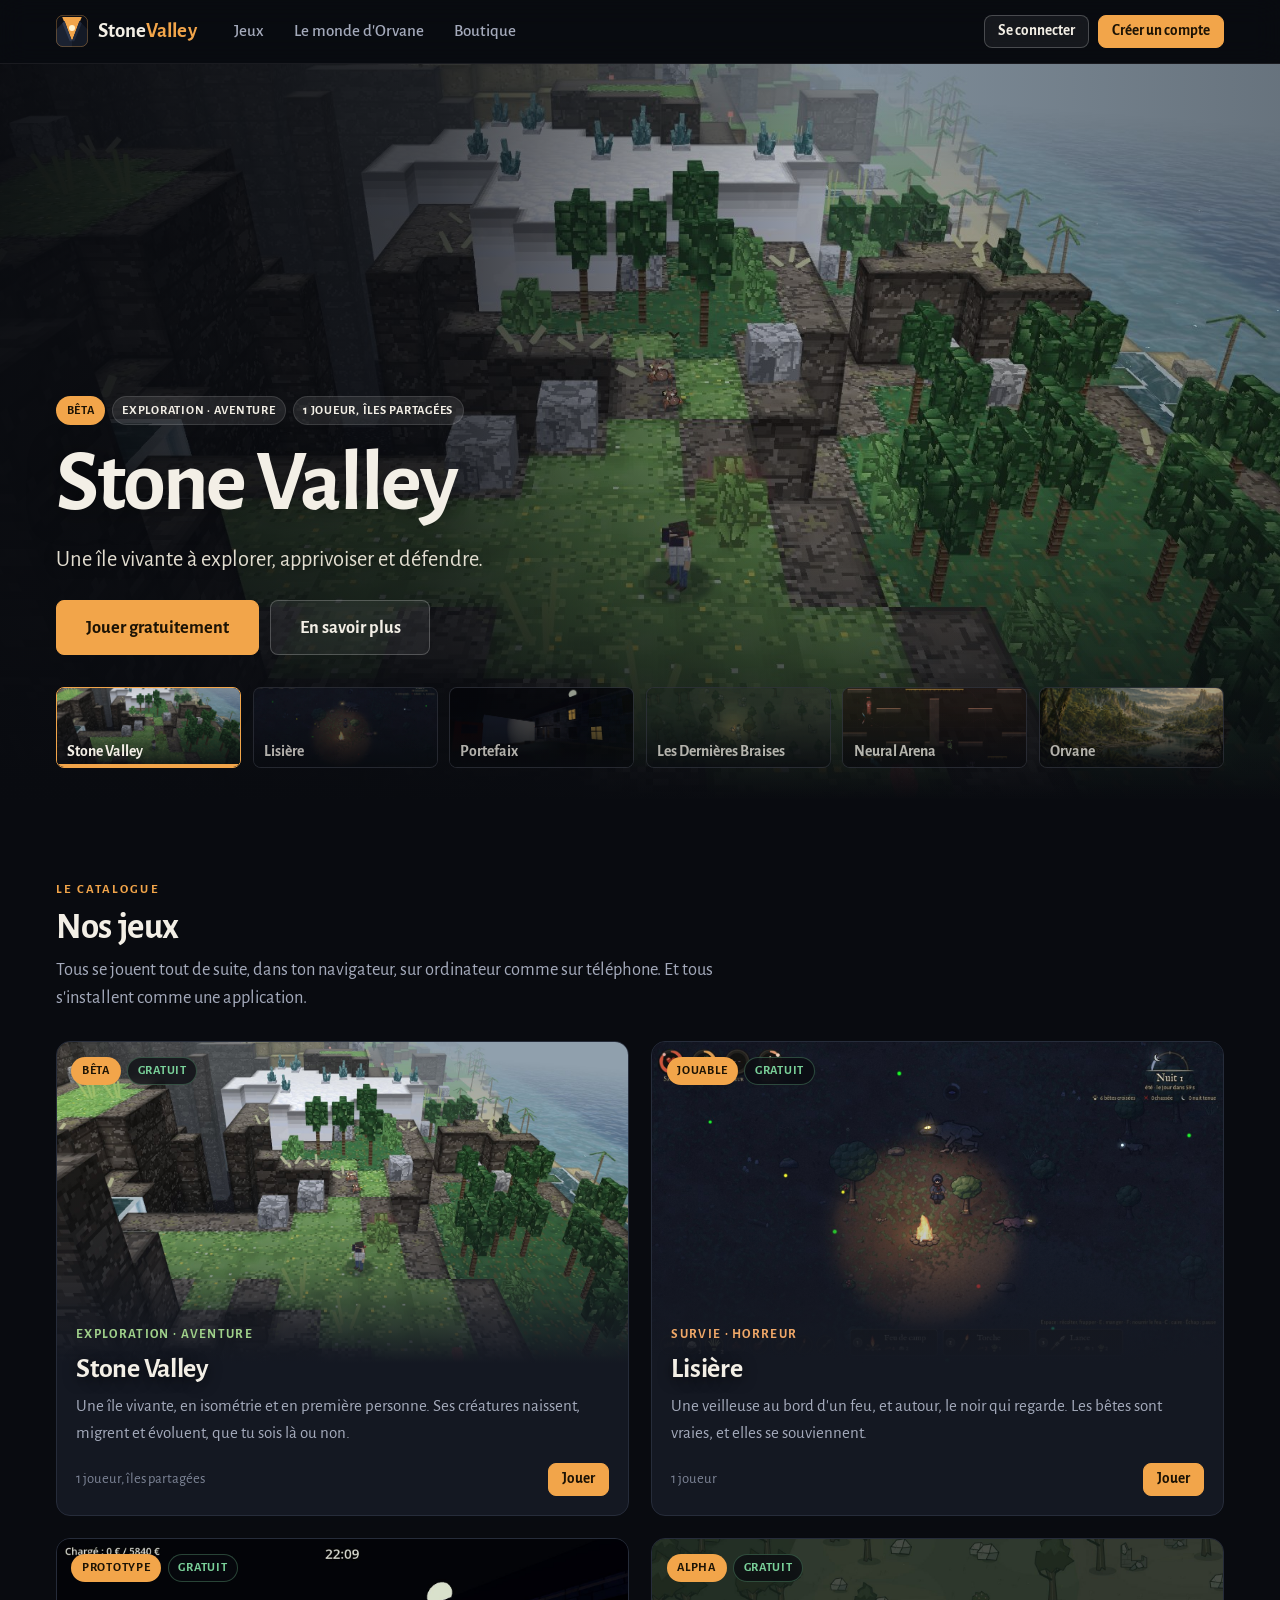
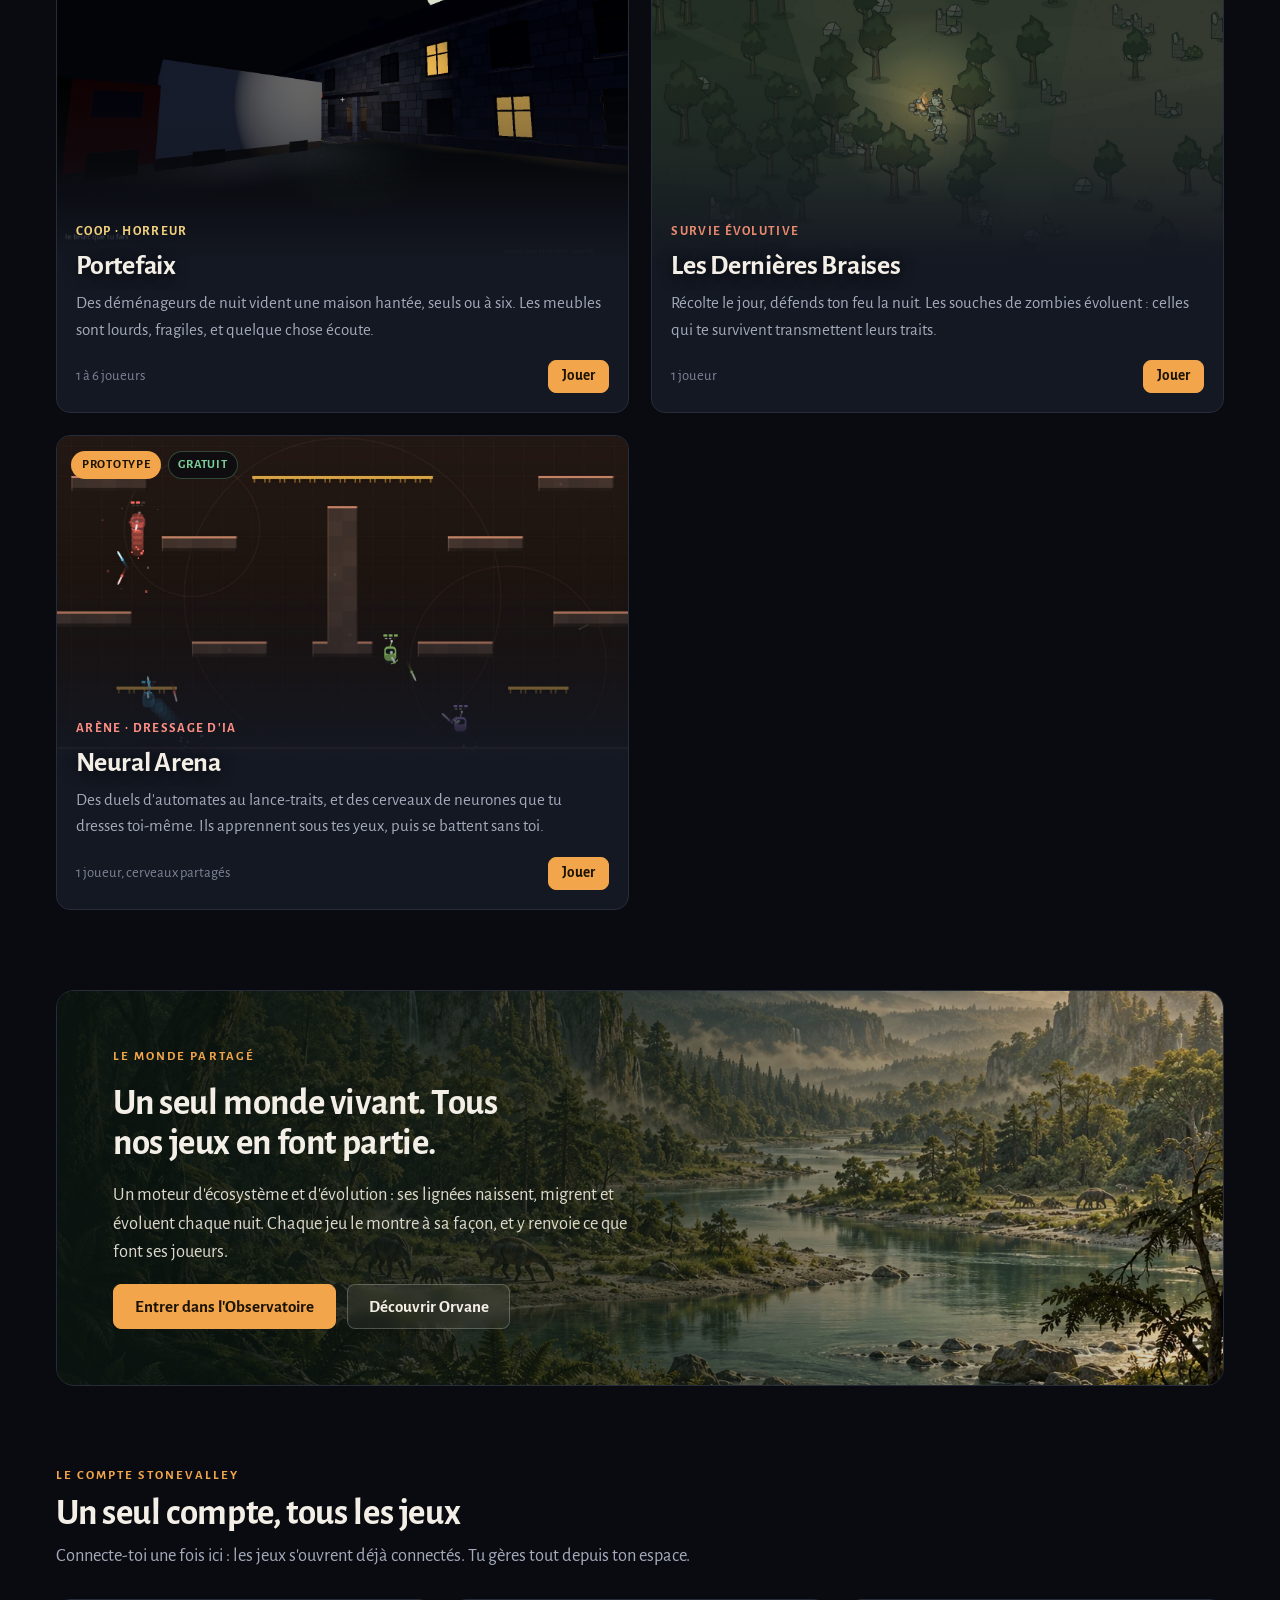
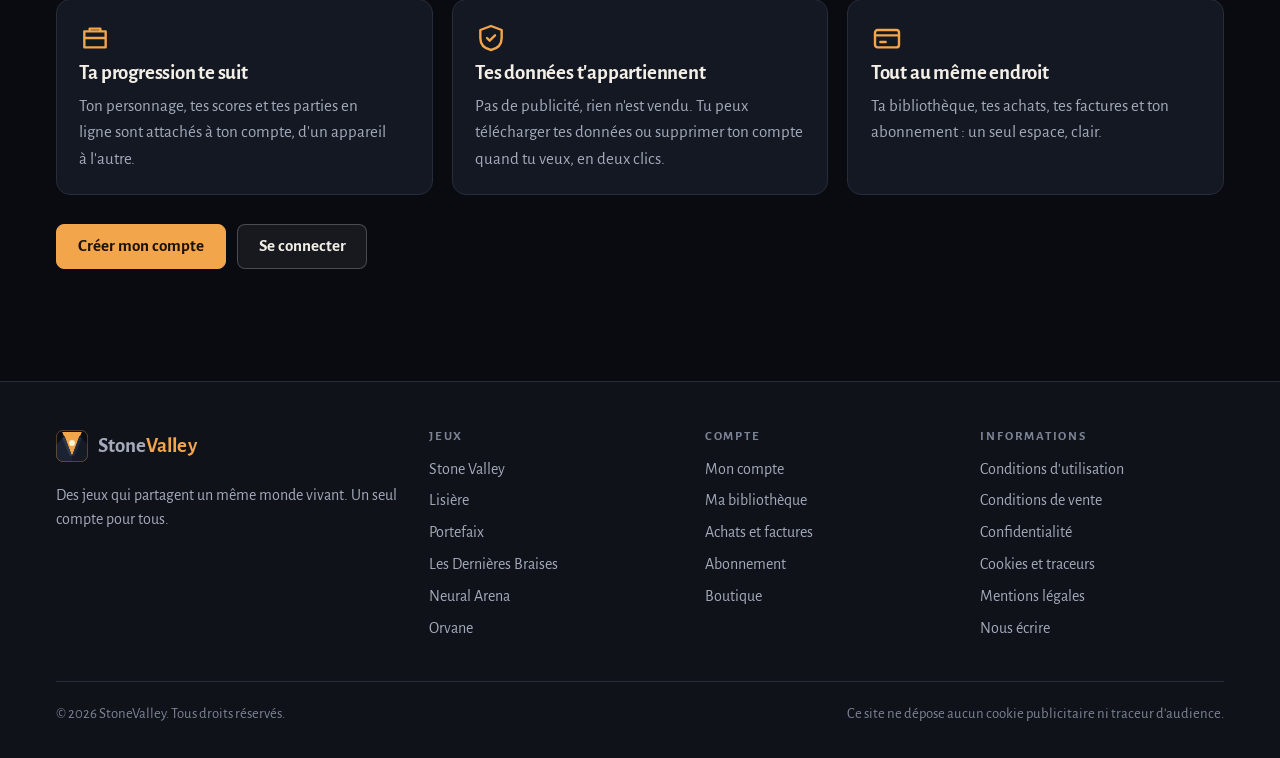
<file: index.html>
<!doctype html>
<html lang="fr">
<head>
<meta charset="utf-8">
<meta name="viewport" content="width=device-width, initial-scale=1, viewport-fit=cover">
<title>StoneValley · des jeux qui partagent un monde vivant</title>
<meta name="description" content="Le portail des jeux StoneValley : Stone Valley, Lisière, Portefaix, Les Dernières Braises, Neural Arena, et Orvane, le monde vivant. Un seul compte pour tous.">
<meta name="theme-color" content="#090b10">
<meta property="og:type" content="website">
<meta property="og:title" content="StoneValley · des jeux qui partagent un monde vivant">
<meta property="og:description" content="Stone Valley, Lisière, Portefaix, Les Dernières Braises, Neural Arena : cinq jeux, un monde vivant, un seul compte.">
<meta property="og:url" content="https://stonevalleyoff-ai.github.io/">
<meta property="og:image" content="https://stonevalleyoff-ai.github.io/images/jeux/orvane/couverture.webp">
<link rel="icon" href="images/favicon.svg" type="image/svg+xml">
<link rel="manifest" href="manifest.webmanifest">
<link rel="apple-touch-icon" href="images/icones/apple-touch-icon.png">
<meta name="apple-mobile-web-app-capable" content="yes">
<meta name="mobile-web-app-capable" content="yes">
<meta name="apple-mobile-web-app-title" content="StoneValley">
<meta name="apple-mobile-web-app-status-bar-style" content="black-translucent">
<link rel="preload" href="assets/polices/AlegreyaSans-Bold.woff2" as="font" type="font/woff2" crossorigin>
<link rel="stylesheet" href="assets/site.css">
</head>
<body>
<header id="entete"></header>
<main id="contenu">

  <!-- la une : un jeu à la fois, en grand ; le rail en choisit un autre -->
  <section class="une" id="une" aria-roledescription="carrousel" aria-label="À la une">
    <div class="fonds" id="une-fonds" aria-hidden="true"></div>
    <div class="cadre">
      <div class="texte" id="une-texte" aria-live="polite"></div>
      <ul class="rail" id="une-rail"></ul>
    </div>
  </section>

  <section class="section" id="jeux" aria-labelledby="t-jeux">
    <div class="cadre">
      <div class="tete">
        <span class="surtitre">Le catalogue</span>
        <h2 id="t-jeux">Nos jeux</h2>
        <p>Tous se jouent tout de suite, dans ton navigateur, sur ordinateur comme sur téléphone. Et tous s'installent comme une application.</p>
      </div>
      <ul class="jeux grandes" id="liste-jeux"></ul>
    </div>
  </section>

  <section class="section" id="monde" aria-labelledby="t-monde" style="padding-top:0">
    <div class="cadre">
      <div class="bande" id="bande-monde"></div>
    </div>
  </section>

  <section class="section" aria-labelledby="t-compte" style="padding-top:0">
    <div class="cadre">
      <div class="tete">
        <span class="surtitre">Le compte StoneValley</span>
        <h2 id="t-compte">Un seul compte, tous les jeux</h2>
        <p>Connecte-toi une fois ici : les jeux s'ouvrent déjà connectés. Tu gères tout depuis ton espace.</p>
      </div>
      <ul class="atouts">
        <li><svg viewBox="0 0 24 24" fill="none" stroke="currentColor" stroke-width="1.8" stroke-linecap="round" stroke-linejoin="round" aria-hidden="true"><path d="M4 7h16v12H4zM8 7V5h8v2M4 12h16"/></svg>
          <h3>Ta progression te suit</h3><p>Ton personnage, tes scores et tes parties en ligne sont attachés à ton compte, d'un appareil à l'autre.</p></li>
        <li><svg viewBox="0 0 24 24" fill="none" stroke="currentColor" stroke-width="1.8" stroke-linecap="round" stroke-linejoin="round" aria-hidden="true"><path d="M12 3 4 6v6c0 5 3.500 8 8 9 4.500-1 8-4 8-9V6z"/><path d="m9 12 2 2 4-4"/></svg>
          <h3>Tes données t'appartiennent</h3><p>Pas de publicité, rien n'est vendu. Tu peux télécharger tes données ou supprimer ton compte quand tu veux, en deux clics.</p></li>
        <li><svg viewBox="0 0 24 24" fill="none" stroke="currentColor" stroke-width="1.8" stroke-linecap="round" stroke-linejoin="round" aria-hidden="true"><rect x="3" y="6" width="18" height="13" rx="2"/><path d="M3 10h18M7 15h4"/></svg>
          <h3>Tout au même endroit</h3><p>Ta bibliothèque, tes achats, tes factures et ton abonnement : un seul espace, clair.</p></li>
      </ul>
      <div id="appel-compte" style="display:flex;gap:.7rem;flex-wrap:wrap"></div>
    </div>
  </section>
</main>
<footer id="pied"></footer>
<noscript><p style="padding:1rem;text-align:center"><a href="legal/cgu.html">Conditions d'utilisation</a> · <a href="legal/confidentialite.html">Confidentialité</a> · <a href="legal/mentions-legales.html">Mentions légales</a></p></noscript>

<script src="assets/editeur.js"></script>
<script src="assets/jeux.js"></script>
<script src="assets/site.js"></script>
<script>
// L'accueil : la une (un jeu à la fois, qui tourne seule tant qu'on n'y touche pas), les vignettes, la bande du monde.
(function () {
  'use strict';
  if (!window.SV) return;
  var SV = window.SV, h = SV.h, $ = SV.$;
  var tous = window.SV_JEUX, jeux = tous.filter(function (j) { return j.genre === 'jeu'; }), monde = SV.jeu('orvane');
  var calme = window.matchMedia('(prefers-reduced-motion: reduce)').matches, DUREE = 8000;

  // --- la une ---
  var fonds = $('une-fonds'), rail = $('une-rail'), texte = $('une-texte'), choisi = -1, minuterie = null, tourne = !calme;
  rail.style.setProperty('--n', tous.length);
  rail.style.setProperty('--duree', DUREE + 'ms');
  tous.forEach(function (j, i) {
    var f = document.createElement('div'); f.style.backgroundImage = 'url("' + j.couverture + '")'; fonds.appendChild(f);
    var li = document.createElement('li');
    li.innerHTML = '<button type="button" aria-pressed="false" aria-label="À la une : ' + h(j.nom) + '"><img src="' + h(j.couverture) + '" alt="" loading="lazy" onerror="this.remove()"><span>' + h(j.nom) + '</span><i></i></button>';
    li.firstChild.addEventListener('click', function () { tourne = false; montrer(i); });
    rail.appendChild(li);
  });
  function montrer(i) {
    choisi = (i + tous.length) % tous.length;
    var j = tous[choisi];
    Array.prototype.forEach.call(fonds.children, function (f, k) { f.classList.toggle('vu', k === choisi); });
    Array.prototype.forEach.call(rail.children, function (li, k) {
      var b = li.firstChild, barre = b.querySelector('i');
      b.setAttribute('aria-pressed', k === choisi);
      barre.className = ''; void barre.offsetWidth;                          // (la barre du temps repart de zéro)
      if (k === choisi && tourne) barre.className = 'court';
    });
    texte.innerHTML = '<ul class="puces"><li class="puce etat">' + h(j.etat) + '</li><li class="puce">' + h(j.categorie) + '</li><li class="puce">' + h(j.joueurs) + '</li></ul>'
      + '<h1>' + h(j.nom) + '</h1><p class="accroche">' + h(j.accroche) + '</p>'
      + '<div class="gestes"><a class="bouton grand" href="' + h(j.lienAction || j.lien) + '">' + (j.genre === 'jeu' ? 'Jouer gratuitement' : h(j.action)) + '</a>'
      + '<a class="bouton calme grand" href="jeu.html?j=' + j.id + '">En savoir plus</a></div>';
    clearTimeout(minuterie);
    if (tourne) minuterie = setTimeout(function () { montrer(choisi + 1); }, DUREE);
  }
  // (on y touche : elle s'arrête)
  ['pointerdown', 'focusin'].forEach(function (e) { $('une').addEventListener(e, function () { if (tourne) { tourne = false; clearTimeout(minuterie); var b = rail.querySelector('i.court'); if (b) b.className = ''; } }); });
  document.addEventListener('visibilitychange', function () { if (document.hidden) clearTimeout(minuterie); else if (tourne) montrer(choisi); });
  montrer(0);

  // --- les vignettes ---
  $('liste-jeux').innerHTML = jeux.map(function (j) {
    return '<li><article class="jeu" style="--teinte:' + j.teinte + ';--teinte-claire:' + j.claire + '">'
      + '<div class="image"><img src="' + h(j.couverture) + '" alt="" loading="lazy" onerror="this.remove()"><ul class="puces"><li class="puce etat">' + h(j.etat) + '</li><li class="puce prix">Gratuit</li></ul></div>'
      + '<div class="corps"><span class="genre">' + h(j.categorie) + '</span><h3><a href="jeu.html?j=' + j.id + '">' + h(j.nom) + '</a></h3><p>' + h(j.resume) + '</p>'
      + '<div class="bas"><span class="infos">' + h(j.joueurs) + '</span><a class="bouton petit" href="' + h(j.lien) + '" aria-label="Jouer à ' + h(j.nom) + '">Jouer</a></div></div></article></li>';
  }).join('');

  // --- la bande du monde ---
  $('bande-monde').innerHTML = '<img src="' + h(monde.couverture) + '" alt="" loading="lazy"><span class="surtitre">' + h(monde.categorie) + '</span><h2 id="t-monde">' + h(monde.accroche) + '</h2><p>' + h(monde.resume) + '</p>'
    + '<div style="display:flex;gap:.7rem;flex-wrap:wrap"><a class="bouton" href="' + h(monde.lienAction) + '">' + h(monde.action) + '</a><a class="bouton calme" href="jeu.html?j=orvane">Découvrir Orvane</a></div>';

  // --- l'appel au compte ---
  function appel() {
    $('appel-compte').innerHTML = SV.session()
      ? '<a class="bouton" href="compte.html">Ouvrir mon espace</a>'
      : '<a class="bouton" href="compte.html#creer">Créer mon compte</a><a class="bouton calme" href="compte.html">Se connecter</a>';
  }
  SV.quand(appel); appel();
})();
</script>
</body>
</html>
</file>
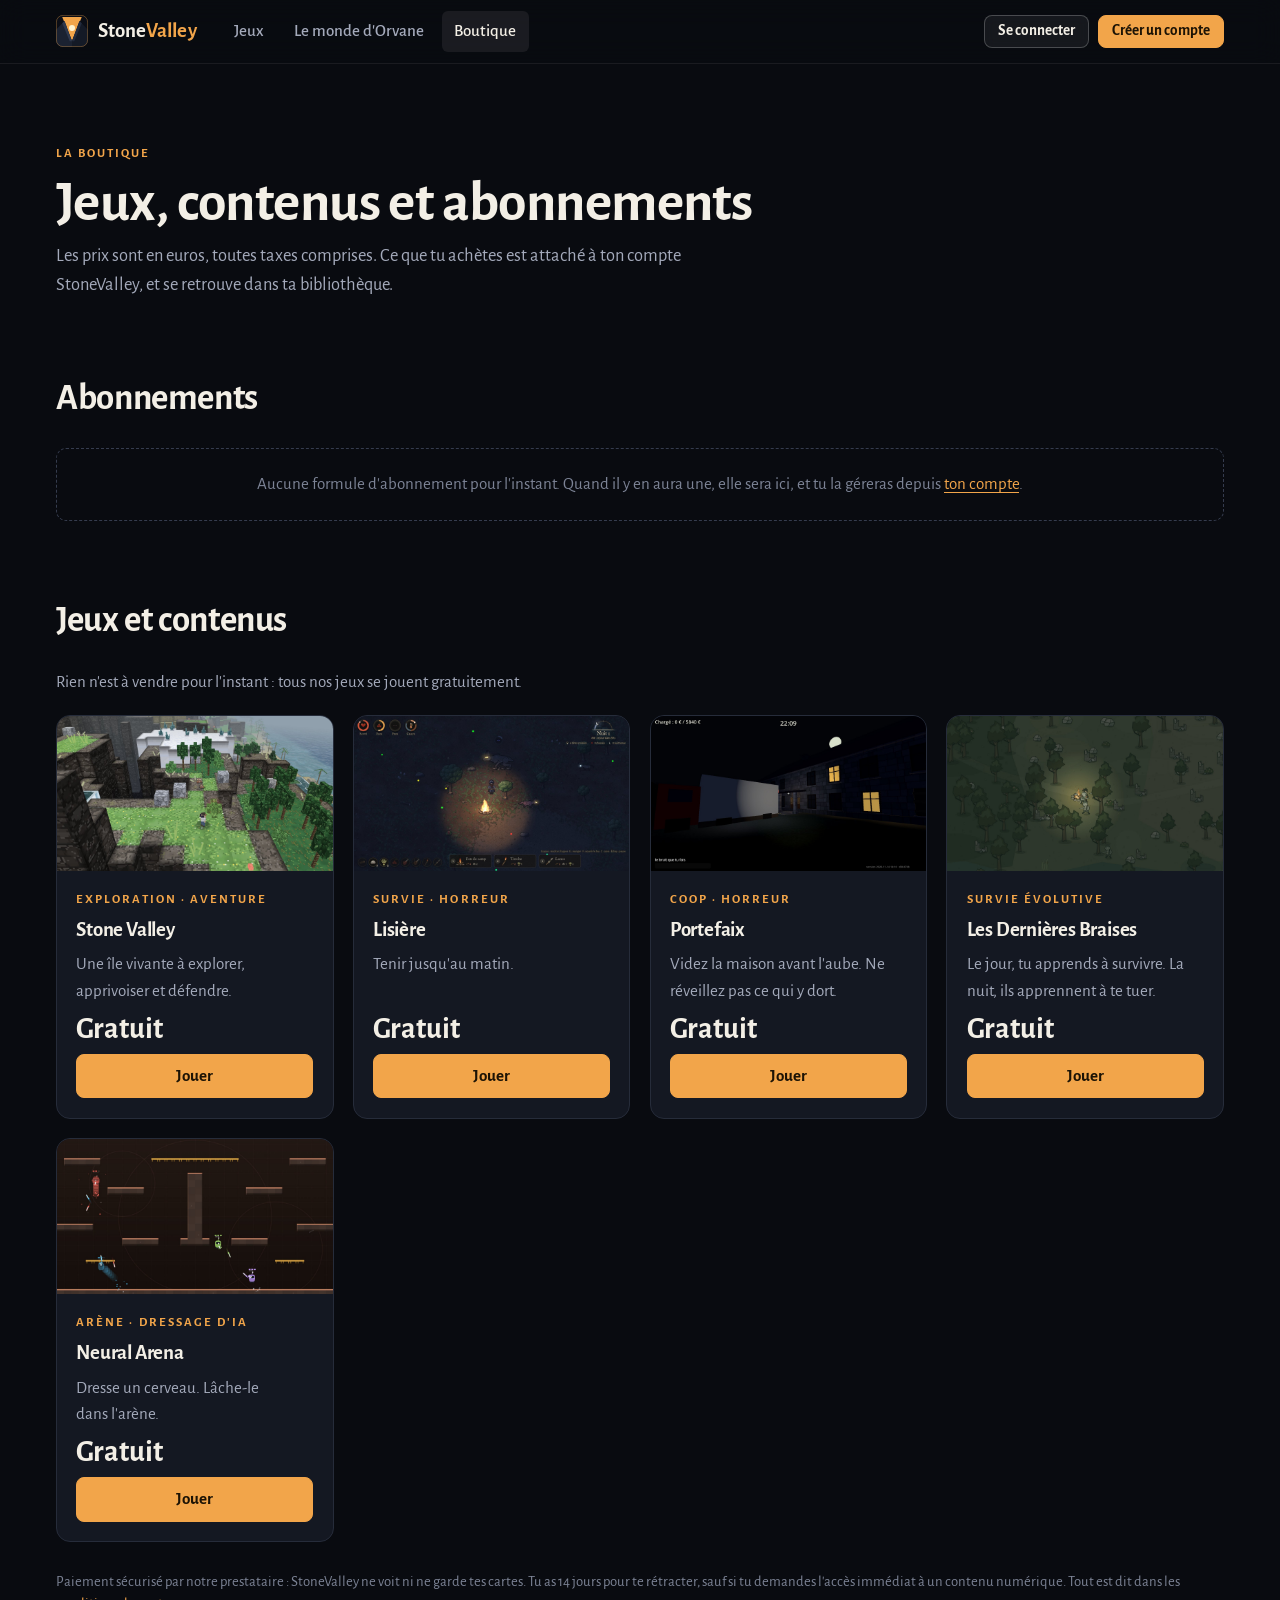
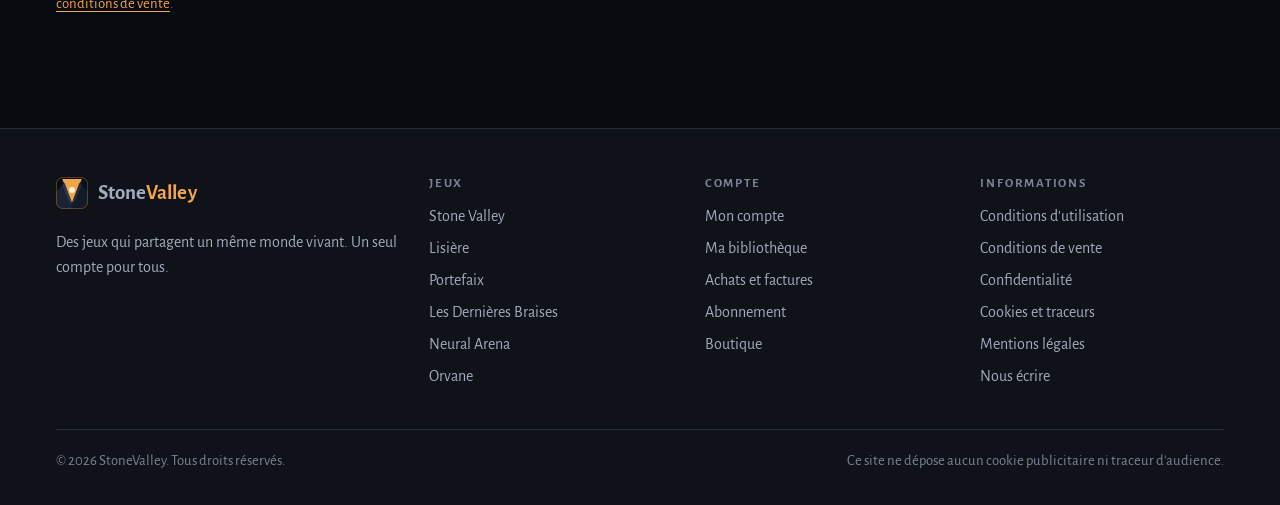
<file: boutique.html>
<!doctype html>
<html lang="fr">
<head>
<meta charset="utf-8">
<meta name="viewport" content="width=device-width, initial-scale=1, viewport-fit=cover">
<title>Boutique · StoneValley</title>
<meta name="description" content="La boutique StoneValley : les jeux, leurs contenus et les abonnements.">
<meta name="theme-color" content="#090b10">
<link rel="icon" href="images/favicon.svg" type="image/svg+xml">
<link rel="manifest" href="manifest.webmanifest">
<link rel="apple-touch-icon" href="images/icones/apple-touch-icon.png">
<meta name="apple-mobile-web-app-capable" content="yes">
<meta name="mobile-web-app-capable" content="yes">
<meta name="apple-mobile-web-app-title" content="StoneValley">
<meta name="apple-mobile-web-app-status-bar-style" content="black-translucent">
<link rel="stylesheet" href="assets/site.css">
</head>
<body>
<header id="entete"></header>
<main id="contenu">
  <section class="section" style="padding-bottom:0">
    <div class="cadre">
      <div class="bandeau" id="retour-paiement" hidden role="status"><h2 id="retour-titre" style="font-size:1.4rem"></h2><p id="retour-texte"></p></div>
      <div class="tete">
        <span class="surtitre">La boutique</span>
        <h1>Jeux, contenus et abonnements</h1>
        <p>Les prix sont en euros, toutes taxes comprises. Ce que tu achètes est attaché à ton compte StoneValley, et se retrouve dans ta bibliothèque.</p>
      </div>
    </div>
  </section>

  <section class="section" id="abonnements" aria-labelledby="t-abos" style="padding-bottom:0">
    <div class="cadre">
      <h2 id="t-abos">Abonnements</h2>
      <div id="abos"><p class="vide">Un instant…</p></div>
    </div>
  </section>

  <section class="section" id="catalogue" aria-labelledby="t-cat">
    <div class="cadre">
      <h2 id="t-cat">Jeux et contenus</h2>
      <div id="produits"><p class="vide">Un instant…</p></div>
      <p class="aide">Paiement sécurisé par notre prestataire : StoneValley ne voit ni ne garde tes cartes. Tu as 14 jours pour te rétracter, sauf si tu demandes l'accès immédiat à un contenu numérique. Tout est dit dans les <a href="legal/cgv.html">conditions de vente</a>.</p>
    </div>
  </section>
</main>
<footer id="pied"></footer>

<!-- la caisse : ce qu'on commande, son prix, ce qu'on accepte ; le paiement lui-même se fait chez le prestataire -->
<dialog class="caisse" id="caisse" aria-labelledby="caisse-titre">
  <form id="f-caisse" novalidate>
    <h2 id="caisse-titre" style="font-size:1.5rem">Ta commande</h2>
    <div class="ligne"><span id="caisse-nom"></span><strong id="caisse-prix"></strong></div>
    <p class="sourd" id="caisse-detail"></p>
    <label class="case"><input id="caisse-acces" type="checkbox" required><span id="caisse-acces-texte"></span></label>
    <label class="case"><input id="caisse-cgv" type="checkbox" required><span>J'accepte les <a href="legal/cgv.html" target="_blank" rel="noopener">conditions générales de vente</a>.</span></label>
    <p class="avis" id="caisse-avis" role="status"></p>
    <div class="gestes"><button type="button" class="bouton calme" id="caisse-non">Annuler</button><button type="submit" class="bouton" id="caisse-oui">Commander et payer</button></div>
    <p class="aide">Commande avec obligation de paiement. Tu seras conduit sur la page sécurisée de notre prestataire de paiement.</p>
  </form>
</dialog>

<script src="assets/editeur.js"></script>
<script src="assets/jeux.js"></script>
<script src="assets/site.js"></script>
<script>
// La boutique : le catalogue vient de la table sv_produits (supabase.sql), lue avec la clé publique. Tant qu'elle n'existe pas, ou
// qu'elle est vide, la page le dit : tous les jeux sont gratuits. La commande passe par la fonction « sv-paiement » (LISEZ-MOI.md).
(function () {
  'use strict';
  if (!window.SV) return;
  var SV = window.SV, h = SV.h, $ = SV.$;
  var PRODUITS = [], ESPACE = { achats: [], abonnement: null }, choisi = null;
  var PERIODES = { mois: '/ mois', an: '/ an' };

  // --- de retour de la page de paiement ---
  var retour = new URLSearchParams(location.search).get('paiement');
  if (retour) {
    history.replaceState(null, '', location.pathname);
    $('retour-titre').textContent = retour === 'ok' ? 'Merci pour ta commande' : 'Commande annulée';
    $('retour-texte').textContent = retour === 'ok' ? 'Ton paiement est enregistré. Ton achat arrive dans ta bibliothèque dans la minute, et un e-mail te le confirme.' : 'Rien n\'a été prélevé.';
    $('retour-paiement').hidden = false;
  }

  function possede(p) { return ESPACE.achats.some(function (a) { return a.produit === p.id && a.etat === 'paye'; }); }
  function abonne(p) { var a = ESPACE.abonnement; return !!a && a.produit === p.id && a.etat !== 'termine'; }
  function offre(p) {
    var j = p.jeu && SV.jeu(p.jeu), abo = p.genre === 'abonnement', a = ESPACE.abonnement, autre = abo && a && a.etat !== 'termine' && !abonne(p);
    var geste = possede(p) ? '<a class="bouton calme" href="compte.html#bibliotheque">Dans ta bibliothèque</a>'
      : abonne(p) ? '<a class="bouton calme" href="compte.html#abonnement">Gérer mon abonnement</a>'
      : autre ? '<a class="bouton calme" href="compte.html#abonnement">Tu as déjà un abonnement</a>'
      : '<button type="button" class="bouton" data-produit="' + h(p.id) + '">' + (abo ? 'S\'abonner' : 'Acheter') + '</button>';
    return '<li><article class="offre' + (p.en_avant ? ' forte' : '') + '">' + (j ? '<img src="' + h(j.couverture) + '" alt="" loading="lazy" onerror="this.remove()">' : '')
      + '<div class="corps">' + (j ? '<span class="surtitre">' + h(j.nom) + '</span>' : '') + '<h3>' + h(p.nom) + '</h3><p>' + h(p.resume || '') + '</p>'
      + '<div class="prix">' + h(SV.euros(p.prix_centimes, p.devise)) + (abo ? ' <small>' + h(PERIODES[p.periode] || '') + '</small>' : '') + '</div>'
      + (abo ? '<span class="aide">Sans engagement : résiliable à tout moment depuis ton compte.</span>' : '') + geste + '</div></article></li>';
  }
  function gratuits() {
    return '<ul class="offres">' + window.SV_JEUX.filter(function (j) { return j.genre === 'jeu'; }).map(function (j) {
      return '<li><article class="offre"><img src="' + h(j.couverture) + '" alt="" loading="lazy" onerror="this.remove()"><div class="corps"><span class="surtitre">' + h(j.categorie) + '</span><h3>' + h(j.nom) + '</h3><p>' + h(j.accroche) + '</p>'
        + '<div class="prix">Gratuit</div><a class="bouton" href="' + h(j.lien) + '">Jouer</a></div></article></li>';
    }).join('') + '</ul>';
  }
  function dessiner() {
    var abos = PRODUITS.filter(function (p) { return p.genre === 'abonnement'; }), autres = PRODUITS.filter(function (p) { return p.genre !== 'abonnement'; });
    $('abos').innerHTML = abos.length ? '<ul class="offres">' + abos.map(offre).join('') + '</ul>'
      : '<p class="vide">Aucune formule d\'abonnement pour l\'instant. Quand il y en aura une, elle sera ici, et tu la géreras depuis <a href="compte.html#abonnement">ton compte</a>.</p>';
    $('produits').innerHTML = (autres.length ? '<ul class="offres" style="margin-bottom:1.4rem">' + autres.map(offre).join('') + '</ul>' : '<p class="sourd" style="margin-bottom:1.2rem">Rien n\'est à vendre pour l\'instant : tous nos jeux se jouent gratuitement.</p>') + gratuits();
  }

  // --- la caisse ---
  document.addEventListener('click', function (e) {
    var b = e.target.closest('[data-produit]');
    if (!b) return;
    if (!SV.session()) { location.href = 'compte.html'; return; }                    // (un achat s'attache à un compte)
    choisi = PRODUITS.filter(function (p) { return p.id === b.getAttribute('data-produit'); })[0];
    if (!choisi) return;
    var abo = choisi.genre === 'abonnement';
    $('caisse-nom').textContent = choisi.nom;
    $('caisse-prix').textContent = SV.euros(choisi.prix_centimes, choisi.devise) + (abo ? ' ' + (PERIODES[choisi.periode] || '') : '');
    $('caisse-detail').textContent = abo ? 'Abonnement sans engagement, renouvelé chaque ' + (choisi.periode === 'an' ? 'année' : 'mois') + ' jusqu\'à ce que tu le résilies, depuis ton compte, en trois clics. Prix TTC.'
      : 'Achat unique, attaché à ton compte ' + SV.session().email + '. Prix TTC.';
    $('caisse-acces-texte').textContent = abo ? 'Je demande que mon abonnement commence tout de suite. Si je me rétracte dans les 14 jours, je paierai les jours déjà écoulés.'
      : 'Je demande l\'accès immédiat à ce contenu numérique, et je reconnais perdre ainsi mon droit de rétractation de 14 jours.';
    $('caisse-acces').checked = $('caisse-cgv').checked = false; SV.avis('caisse-avis', '', '');
    $('caisse').showModal();
  });
  $('caisse-non').addEventListener('click', function () { $('caisse').close(); });
  $('f-caisse').addEventListener('submit', function (e) {
    e.preventDefault();
    if (!$('caisse-acces').checked || !$('caisse-cgv').checked) { SV.avis('caisse-avis', 'Il faut cocher les deux cases pour commander.', 'mal'); return; }
    SV.paiement({ action: 'acheter', produit: choisi.id, acces_immediat: true, cgv: true, retour: location.origin + location.pathname }, 'caisse-avis', $('caisse-oui'));
  });

  // --- le catalogue, et ce que ce compte a déjà ---
  function charger() {
    var catalogue = SV.appel('GET', '/rest/v1/sv_produits?select=id,genre,nom,resume,jeu,prix_centimes,devise,periode,en_avant&actif=is.true&order=ordre');
    var espace = SV.session() ? SV.rpc('sv_mon_espace') : Promise.resolve({ code: 0 });
    Promise.all([catalogue, espace]).then(function (t) {
      PRODUITS = t[0].code === 200 && Array.isArray(t[0].json) ? t[0].json : [];
      ESPACE = t[1].code === 200 && t[1].json ? { achats: t[1].json.achats || [], abonnement: t[1].json.abonnement || null } : { achats: [], abonnement: null };
      dessiner();
    });
  }
  var qui = SV.session() && SV.session().uid;
  SV.quand(function (s) { var q = s && s.uid; if (q !== qui) { qui = q; charger(); } });
  charger();
})();
</script>
</body>
</html>
</file>
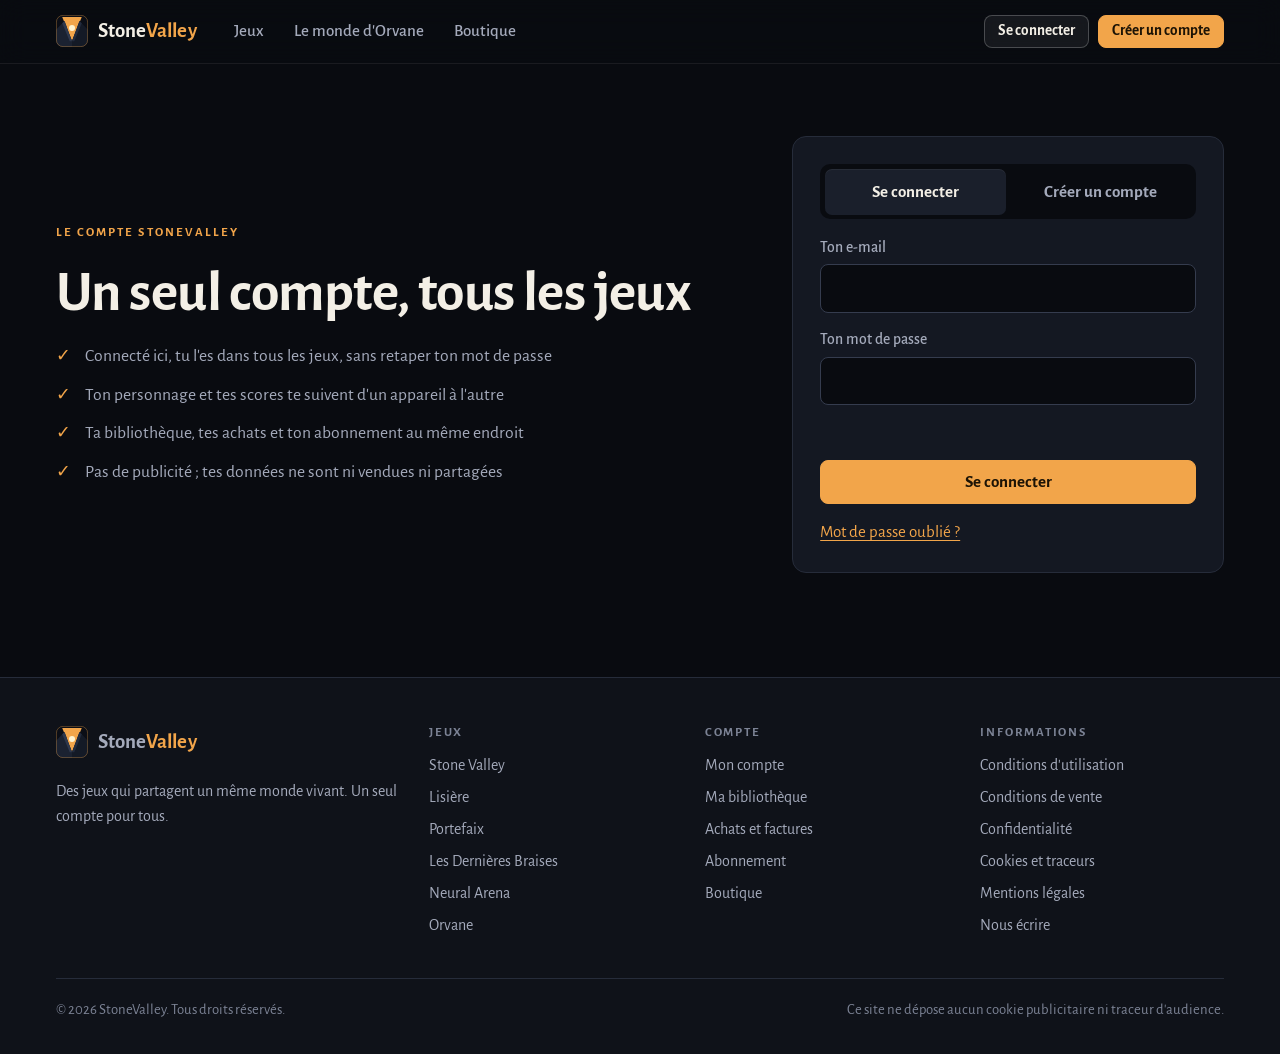
<file: compte.html>
<!doctype html>
<html lang="fr">
<head>
<meta charset="utf-8">
<meta name="viewport" content="width=device-width, initial-scale=1, viewport-fit=cover">
<title>Mon compte · StoneValley</title>
<meta name="description" content="Le compte StoneValley : se connecter, créer un compte, gérer son profil, sa bibliothèque, ses achats, son abonnement et ses données.">
<meta name="theme-color" content="#090b10">
<meta name="robots" content="noindex">
<link rel="icon" href="images/favicon.svg" type="image/svg+xml">
<link rel="manifest" href="manifest.webmanifest">
<link rel="apple-touch-icon" href="images/icones/apple-touch-icon.png">
<meta name="apple-mobile-web-app-capable" content="yes">
<meta name="mobile-web-app-capable" content="yes">
<meta name="apple-mobile-web-app-title" content="StoneValley">
<meta name="apple-mobile-web-app-status-bar-style" content="black-translucent">
<link rel="stylesheet" href="assets/site.css">
</head>
<body>
<header id="entete"></header>
<main id="contenu">
<div class="cadre">

  <!-- arrivé par le lien d'un e-mail : confirmer son compte, choisir un nouveau mot de passe, ou apprendre que le lien ne vaut plus -->
  <section class="bandeau" id="lien" hidden aria-live="polite" style="margin-top:1.5rem">
    <h2 id="lien-titre"></h2>
    <p id="lien-texte"></p>
    <form id="f-nouveau" hidden novalidate style="max-width:24rem">
      <label>Ton nouveau mot de passe (8 caractères au moins)
        <input id="n-mdp" type="password" autocomplete="new-password" minlength="8" required></label>
      <label>Encore une fois
        <input id="n-encore" type="password" autocomplete="new-password" minlength="8" required></label>
      <p class="avis" role="status"></p>
      <button type="submit" class="bouton">Enregistrer</button>
    </form>
  </section>

  <!-- la porte : se connecter, créer un compte, mot de passe oublié -->
  <div class="porte" id="porte" hidden>
    <div class="vante">
      <span class="surtitre">Le compte StoneValley</span>
      <h1>Un seul compte, tous les jeux</h1>
      <ul>
        <li>Connecté ici, tu l'es dans tous les jeux, sans retaper ton mot de passe</li>
        <li>Ton personnage et tes scores te suivent d'un appareil à l'autre</li>
        <li>Ta bibliothèque, tes achats et ton abonnement au même endroit</li>
        <li>Pas de publicité ; tes données ne sont ni vendues ni partagées</li>
      </ul>
    </div>
    <div class="carte">
      <div class="onglets" role="tablist" aria-label="Compte">
        <button type="button" role="tab" id="o-connexion" aria-controls="f-connexion" aria-selected="true">Se connecter</button>
        <button type="button" role="tab" id="o-creer" aria-controls="f-creer" aria-selected="false">Créer un compte</button>
      </div>

      <form id="f-connexion" role="tabpanel" aria-labelledby="o-connexion" novalidate>
        <label>Ton e-mail
          <input id="c-email" type="email" autocomplete="username" required></label>
        <label>Ton mot de passe
          <input id="c-mdp" type="password" autocomplete="current-password" required></label>
        <p class="avis" role="status"></p>
        <button type="submit" class="bouton">Se connecter</button>
        <p><button type="button" class="lien-bouton" id="vers-oubli">Mot de passe oublié ?</button></p>
      </form>

      <form id="f-creer" role="tabpanel" aria-labelledby="o-creer" novalidate hidden>
        <label>Ton pseudo (16 caractères au plus)
          <input id="i-pseudo" type="text" maxlength="16" autocomplete="nickname"></label>
        <label>Ton e-mail
          <input id="i-email" type="email" autocomplete="email" required></label>
        <label>Un mot de passe (8 caractères au moins)
          <input id="i-mdp" type="password" autocomplete="new-password" minlength="8" required></label>
        <label class="case"><input id="i-cgu" type="checkbox" required>
          <span>J'accepte les <a href="legal/cgu.html" target="_blank" rel="noopener">conditions d'utilisation</a> et j'ai lu la <a href="legal/confidentialite.html" target="_blank" rel="noopener">politique de confidentialité</a>.</span></label>
        <label class="case"><input id="i-age" type="checkbox" required>
          <span>J'ai 15 ans ou plus, ou mon parent (ou tuteur) est d'accord pour que je crée ce compte.</span></label>
        <p class="avis" role="status"></p>
        <button type="submit" class="bouton">Créer mon compte</button>
      </form>

      <form id="f-oubli" novalidate hidden>
        <h2 style="font-size:1.3rem">Mot de passe oublié</h2>
        <p class="sourd">Donne l'e-mail de ton compte : on t'envoie un lien pour en choisir un nouveau.</p>
        <label>L'e-mail de ton compte
          <input id="o-email" type="email" autocomplete="email" required></label>
        <p class="avis" role="status"></p>
        <button type="submit" class="bouton">M'envoyer un lien</button>
        <p><button type="button" class="lien-bouton" id="vers-connexion">Revenir à la connexion</button></p>
      </form>
    </div>
  </div>

  <!-- l'espace : le profil, la sécurité, la bibliothèque, les achats, l'abonnement, les données -->
  <div class="espace" id="espace" hidden>
    <div class="cote">
      <div class="moi"><span class="pastille" id="moi-pastille"></span><div><strong id="moi-nom"></strong><span id="moi-email"></span></div></div>
      <div class="menu-espace" role="tablist" aria-label="Mon espace" id="menu-espace">
        <button type="button" role="tab" data-p="profil"><svg viewBox="0 0 24 24" fill="none" stroke="currentColor" stroke-width="1.8" stroke-linecap="round" aria-hidden="true"><circle cx="12" cy="8" r="4"/><path d="M4 21c1-4.500 4-6 8-6s7 1.500 8 6"/></svg>Profil</button>
        <button type="button" role="tab" data-p="securite"><svg viewBox="0 0 24 24" fill="none" stroke="currentColor" stroke-width="1.8" stroke-linecap="round" stroke-linejoin="round" aria-hidden="true"><rect x="5" y="11" width="14" height="10" rx="2"/><path d="M8 11V7a4 4 0 0 1 8 0v4"/></svg>Sécurité</button>
        <button type="button" role="tab" data-p="bibliotheque"><svg viewBox="0 0 24 24" fill="none" stroke="currentColor" stroke-width="1.8" stroke-linecap="round" stroke-linejoin="round" aria-hidden="true"><rect x="3" y="4" width="7" height="7" rx="1.500"/><rect x="14" y="4" width="7" height="7" rx="1.500"/><rect x="3" y="14" width="7" height="7" rx="1.500"/><rect x="14" y="14" width="7" height="7" rx="1.500"/></svg>Bibliothèque</button>
        <button type="button" role="tab" data-p="achats"><svg viewBox="0 0 24 24" fill="none" stroke="currentColor" stroke-width="1.8" stroke-linecap="round" stroke-linejoin="round" aria-hidden="true"><path d="M6 3h12v18l-3-2-3 2-3-2-3 2zM9 8h6M9 12h6"/></svg>Achats et factures</button>
        <button type="button" role="tab" data-p="abonnement"><svg viewBox="0 0 24 24" fill="none" stroke="currentColor" stroke-width="1.8" stroke-linecap="round" stroke-linejoin="round" aria-hidden="true"><path d="M20 12a8 8 0 1 1-2.300-5.600M20 4v4h-4"/></svg>Abonnement</button>
        <button type="button" role="tab" data-p="donnees"><svg viewBox="0 0 24 24" fill="none" stroke="currentColor" stroke-width="1.8" stroke-linecap="round" stroke-linejoin="round" aria-hidden="true"><path d="M12 3 4 6v6c0 5 3.500 8 8 9 4.500-1 8-4 8-9V6z"/></svg>Données et confidentialité</button>
      </div>
      <button type="button" class="bouton calme petit" id="deconnexion">Se déconnecter</button>
    </div>

    <div>
      <section class="panneau" id="p-profil" role="tabpanel" hidden>
        <h1>Profil</h1>
        <div class="carte">
          <h2>Ton pseudo</h2>
          <p class="sourd">Le nom que les autres joueurs voient dans les jeux en ligne et aux tableaux des scores. Ton adresse e-mail n'y paraît jamais.</p>
          <form id="f-pseudo" novalidate>
            <label>Pseudo (16 caractères au plus)
              <input id="p-pseudo" type="text" maxlength="16" autocomplete="nickname"></label>
            <p class="avis" role="status"></p>
            <button type="submit" class="bouton">Enregistrer</button>
          </form>
        </div>
        <div class="carte">
          <h2>Ton adresse e-mail</h2>
          <p class="sourd">Elle sert à te connecter et à te joindre pour ton compte (confirmation, mot de passe, achats). Adresse actuelle : <strong id="p-email-actuel"></strong></p>
          <form id="f-email" novalidate>
            <label>Nouvelle adresse
              <input id="p-email" type="email" autocomplete="email" required></label>
            <p class="avis" role="status"></p>
            <button type="submit" class="bouton">Changer d'adresse</button>
          </form>
        </div>
        <p class="aide" id="p-depuis"></p>
      </section>

      <section class="panneau" id="p-securite" role="tabpanel" hidden>
        <h1>Sécurité</h1>
        <div class="carte">
          <h2>Changer de mot de passe</h2>
          <form id="f-mdp" novalidate>
            <label>Ton mot de passe actuel
              <input id="s-actuel" type="password" autocomplete="current-password" required></label>
            <label>Le nouveau (8 caractères au moins)
              <input id="s-mdp" type="password" autocomplete="new-password" minlength="8" required></label>
            <label>Encore une fois
              <input id="s-encore" type="password" autocomplete="new-password" minlength="8" required></label>
            <p class="avis" role="status"></p>
            <button type="submit" class="bouton">Changer de mot de passe</button>
          </form>
        </div>
        <div class="carte">
          <h2>Tes appareils</h2>
          <p class="sourd">Un appareil perdu, un ordinateur partagé ? Ferme d'un coup toutes tes sessions, dans tous les jeux et sur tous les appareils. Il faudra te reconnecter partout.</p>
          <p class="avis" id="s-partout-avis" role="status"></p>
          <div><button type="button" class="bouton calme" id="s-partout">Me déconnecter partout</button></div>
        </div>
      </section>

      <section class="panneau" id="p-bibliotheque" role="tabpanel" hidden>
        <h1>Ma bibliothèque</h1>
        <div class="carte"><h2>Mes jeux</h2><ul class="liste" id="b-jeux"></ul></div>
        <div class="carte" id="b-contenus-carte" hidden><h2>Mes contenus</h2><ul class="liste" id="b-contenus"></ul></div>
      </section>

      <section class="panneau" id="p-achats" role="tabpanel" hidden>
        <h1>Achats et factures</h1>
        <div class="carte">
          <h2>Historique</h2>
          <div id="a-liste"></div>
        </div>
        <div class="carte">
          <h2>Moyens de paiement</h2>
          <p class="sourd">Tes cartes ne sont jamais gardées par StoneValley : elles sont tenues par notre prestataire de paiement. Tu les gères sur sa page sécurisée.</p>
          <p class="avis" id="a-gerer-avis" role="status"></p>
          <div><button type="button" class="bouton calme" id="a-gerer">Gérer mes moyens de paiement</button></div>
        </div>
        <p class="aide">Un achat par erreur, une question ? Les <a href="legal/cgv.html">conditions de vente</a> disent comment te rétracter et te faire rembourser.</p>
      </section>

      <section class="panneau" id="p-abonnement" role="tabpanel" hidden>
        <h1>Abonnement</h1>
        <div class="carte" id="ab-carte"></div>
        <p class="aide">Tu peux résilier à tout moment, ici même : tu gardes tes avantages jusqu'à la fin de la période payée. Voir les <a href="legal/cgv.html#abonnements">conditions de vente</a>.</p>
      </section>

      <section class="panneau" id="p-donnees" role="tabpanel" hidden>
        <h1>Données et confidentialité</h1>
        <div class="carte">
          <h2>Télécharger mes données</h2>
          <p class="sourd">Un fichier avec tout ce que StoneValley garde sur ton compte : ton profil, tes personnages, tes parties, tes achats. C'est ton droit d'accès et de portabilité.</p>
          <p class="avis" id="d-export-avis" role="status"></p>
          <div><button type="button" class="bouton calme" id="d-export">Télécharger mes données</button></div>
        </div>
        <div class="carte">
          <h2>Ce que tu as accepté</h2>
          <p class="sourd" id="d-cgu"></p>
          <p class="sourd">Ce que nous gardons, pourquoi et combien de temps : la <a href="legal/confidentialite.html">politique de confidentialité</a>.</p>
        </div>
        <div class="carte" style="border-color:rgba(255,143,128,.45)">
          <h2>Supprimer mon compte</h2>
          <p class="sourd">Ton compte, ton adresse, tes personnages, tes scores et tes messages sont effacés tout de suite, dans tous les jeux. C'est définitif : personne ne pourra les retrouver, nous non plus. Les factures de tes achats sont gardées, sans ton compte, le temps que la loi l'exige.</p>
          <form id="f-supprimer" novalidate>
            <label>Ton mot de passe
              <input id="x-mdp" type="password" autocomplete="current-password" required></label>
            <label>Pour confirmer, écris SUPPRIMER
              <input id="x-mot" type="text" autocomplete="off" autocapitalize="characters" required></label>
            <p class="avis" role="status"></p>
            <button type="submit" class="bouton danger">Supprimer définitivement mon compte</button>
          </form>
        </div>
      </section>
    </div>
  </div>
</div>
</main>
<footer id="pied"></footer>

<dialog class="caisse" id="d-resilier" aria-labelledby="d-resilier-titre">
  <h2 id="d-resilier-titre" style="font-size:1.4rem">Résilier ton abonnement ?</h2>
  <p class="sourd" id="d-resilier-texte" style="margin:.8rem 0"></p>
  <p class="avis" id="d-resilier-avis" role="status"></p>
  <div class="gestes"><button type="button" class="bouton calme" id="d-resilier-non">Garder mon abonnement</button><button type="button" class="bouton danger" id="d-resilier-oui">Confirmer la résiliation</button></div>
</dialog>

<script src="assets/editeur.js"></script>
<script src="assets/jeux.js"></script>
<script src="assets/site.js"></script>
<script src="assets/compte.js"></script>
</body>
</html>
</file>
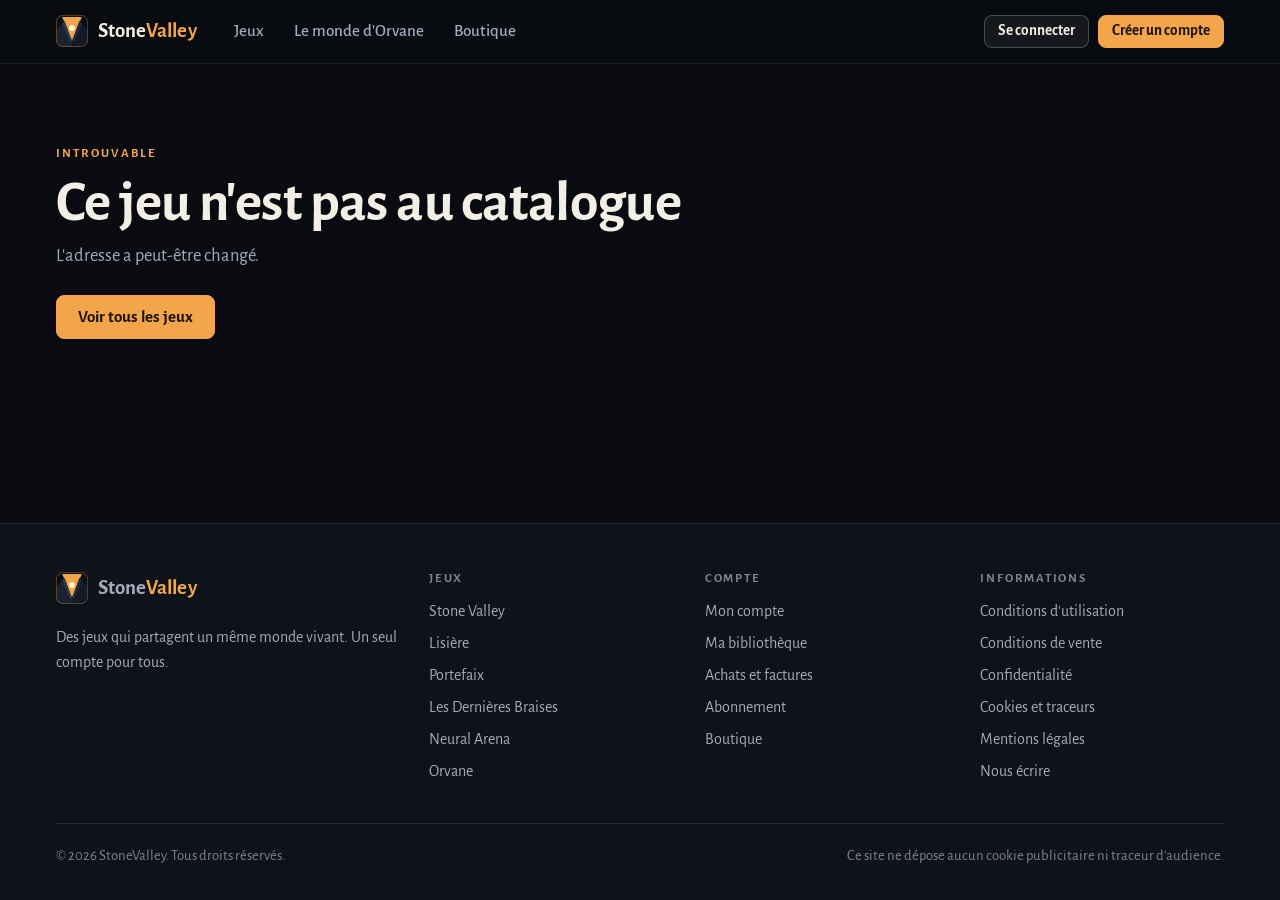
<file: jeu.html>
<!doctype html>
<html lang="fr">
<head>
<meta charset="utf-8">
<meta name="viewport" content="width=device-width, initial-scale=1, viewport-fit=cover">
<title>StoneValley · le jeu</title>
<meta name="description" content="La fiche d'un jeu StoneValley : ce qu'on y fait, ses images, et le bouton pour y jouer.">
<meta name="theme-color" content="#090b10">
<link rel="icon" href="images/favicon.svg" type="image/svg+xml">
<link rel="manifest" href="manifest.webmanifest">
<link rel="apple-touch-icon" href="images/icones/apple-touch-icon.png">
<meta name="apple-mobile-web-app-capable" content="yes">
<meta name="mobile-web-app-capable" content="yes">
<meta name="apple-mobile-web-app-title" content="StoneValley">
<meta name="apple-mobile-web-app-status-bar-style" content="black-translucent">
<link rel="stylesheet" href="assets/site.css">
</head>
<body>
<header id="entete"></header>
<main id="contenu"></main>
<footer id="pied"></footer>
<dialog class="visionneuse" id="visionneuse" aria-label="Image en grand"><img id="visionneuse-image" alt=""></dialog>

<script src="assets/editeur.js"></script>
<script src="assets/jeux.js"></script>
<script src="assets/site.js"></script>
<script>
// La fiche d'un jeu (jeu.html?j=…) : tout vient du catalogue (assets/jeux.js).
(function () {
  'use strict';
  if (!window.SV) return;
  var SV = window.SV, h = SV.h, $ = SV.$;
  var j = SV.jeu(new URLSearchParams(location.search).get('j') || '');
  if (!j) {
    $('contenu').innerHTML = '<div class="cadre section"><div class="tete"><span class="surtitre">Introuvable</span><h1>Ce jeu n\'est pas au catalogue</h1><p>L\'adresse a peut-être changé.</p></div><p style="margin-top:1.5rem"><a class="bouton" href="./#jeux">Voir tous les jeux</a></p></div>';
    return;
  }
  document.title = j.nom + ' · StoneValley';
  document.querySelector('meta[name="description"]').content = j.nom + ' : ' + j.resume;
  var jouer = j.genre === 'jeu' ? 'Jouer gratuitement' : j.action, vers = j.lienAction || j.lien;
  var autres = window.SV_JEUX.filter(function (a) { return a.id !== j.id && a.genre === 'jeu'; }).slice(0, 3);
  $('contenu').innerHTML =
    '<section class="fiche-une" style="--teinte:' + j.teinte + ';--teinte-claire:' + j.claire + '"><img src="' + h(j.couverture) + '" alt="" onerror="this.remove()"><div class="cadre">'
    + '<ul class="puces"><li class="puce etat">' + h(j.etat) + '</li><li class="puce">' + h(j.categorie) + '</li>' + (j.genre === 'jeu' ? '<li class="puce prix">Gratuit</li>' : '') + '</ul>'
    + '<h1>' + h(j.nom) + '</h1><p class="accroche">' + h(j.accroche) + '</p>'
    + '<div style="display:flex;gap:.7rem;flex-wrap:wrap"><a class="bouton grand" href="' + h(vers) + '">' + h(jouer) + '</a>' + (j.lienAction ? '<a class="bouton calme grand" href="' + h(j.lien) + '">Le site d\'Orvane</a>' : '') + '</div></div></section>'
    + '<section class="section" style="--teinte:' + j.teinte + ';--teinte-claire:' + j.claire + '"><div class="cadre"><div class="fiche">'
    + '<div class="recit">' + j.recit.map(function (p) { return '<p>' + h(p) + '</p>'; }).join('')
    + '<h2>Ce qui t\'attend</h2><ul class="forts">' + j.forts.map(function (f) { return '<li>' + h(f) + '</li>'; }).join('') + '</ul>'
    + (j.captures.length ? '<h2>En images</h2><ul class="captures">' + j.captures.map(function (c, i) { return '<li><button type="button" data-image="' + h(c) + '" aria-label="Voir l\'image ' + (i + 1) + ' en grand"><img src="' + h(c) + '" alt="' + h(j.nom) + ', image ' + (i + 1) + '" loading="lazy"></button></li>'; }).join('') + '</ul>' : '')
    + '</div>'
    + '<aside class="encart"><a class="bouton grand" id="encart-jouer" href="' + h(vers) + '">' + h(jouer) + '</a><p class="avancee" id="avancee" hidden></p>'
    + '<dl><dt>Prix</dt><dd>' + (j.genre === 'jeu' ? 'Gratuit' : 'Libre d\'accès') + '</dd><dt>État</dt><dd>' + h(j.etat) + '</dd><dt>Genre</dt><dd>' + h(j.categorie) + '</dd><dt>Joueurs</dt><dd>' + h(j.joueurs) + '</dd><dt>Compte</dt><dd>' + h(j.compte) + '</dd><dt>Où jouer</dt><dd>' + h(j.plateformes) + '</dd><dt>Langue</dt><dd>Français</dd></dl>'
    + (j.genre === 'jeu' ? '<p class="aide">Rien à télécharger : le jeu s\'ouvre dans ton navigateur. Pour l\'installer, ouvre le menu de ton navigateur, puis « Installer l\'application » ou « Sur l\'écran d\'accueil ».</p>' : '')
    + '</aside></div></div></section>'
    + '<section class="section" style="padding-top:0"><div class="cadre"><div class="tete"><h2>À découvrir aussi</h2></div><ul class="jeux">' + autres.map(function (a) {
      return '<li><article class="jeu" style="--teinte:' + a.teinte + ';--teinte-claire:' + a.claire + '"><div class="image"><img src="' + h(a.couverture) + '" alt="" loading="lazy" onerror="this.remove()"></div>'
        + '<div class="corps"><span class="genre">' + h(a.categorie) + '</span><h3><a href="jeu.html?j=' + a.id + '">' + h(a.nom) + '</a></h3><p>' + h(a.accroche) + '</p></div></article></li>';
    }).join('') + '</ul></div></section>';
  // (connecté : où l'on en est dans ce jeu, sous son bouton ; une partie en cours se reprend)
  function avancee() {
    SV.avancee(j.id).then(function (a) {
      var p = $('avancee');
      p.hidden = !a;
      if (!a) { $('encart-jouer').textContent = jouer; return; }
      p.innerHTML = '<strong>Où tu en es</strong>' + a.lignes.map(h).join('<br>');
      if (a.encours) $('encart-jouer').textContent = 'Reprendre ta partie';
    });
  }
  SV.quand(avancee); avancee();
  // (une image en grand : un clic l'ouvre, un clic ou Échap la ferme)
  var v = $('visionneuse');
  $('contenu').addEventListener('click', function (e) { var b = e.target.closest('[data-image]'); if (!b) return; $('visionneuse-image').src = b.getAttribute('data-image'); v.showModal(); });
  v.addEventListener('click', function () { v.close(); });
})();
</script>
</body>
</html>
</file>
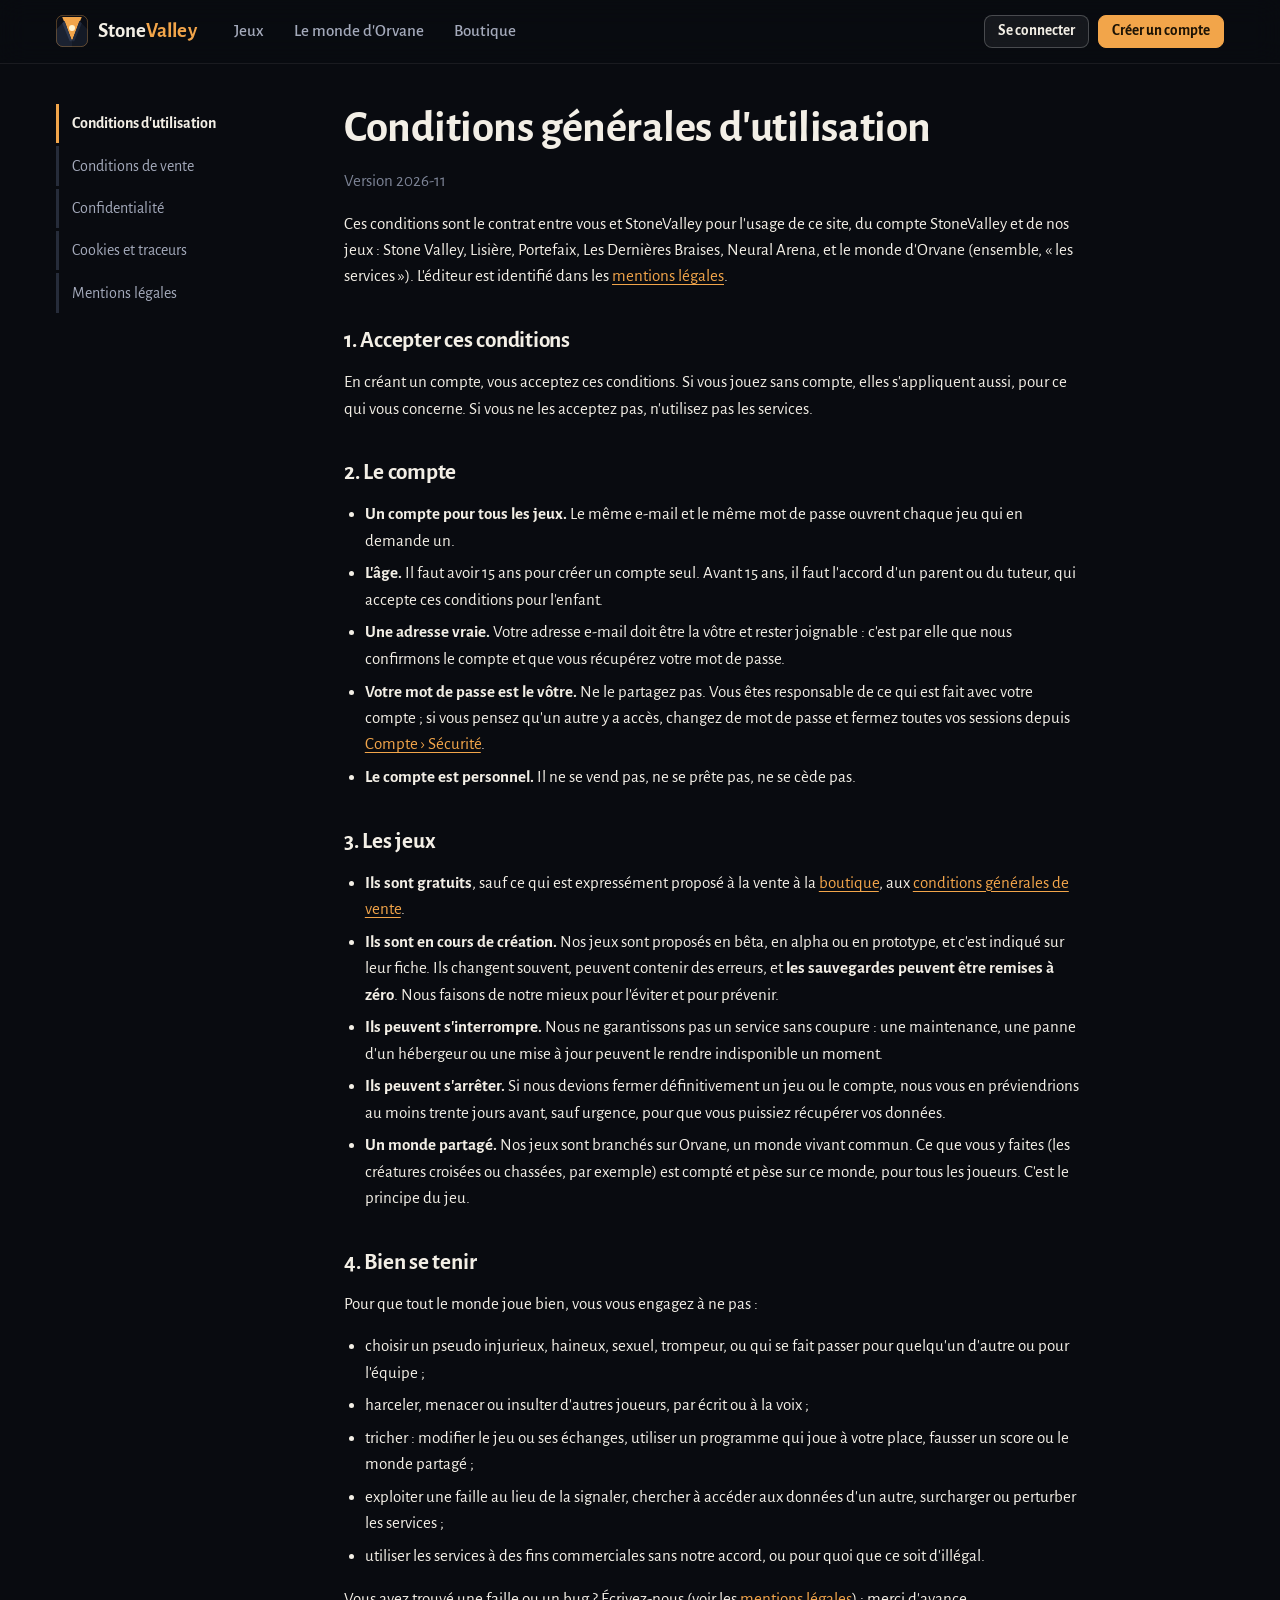
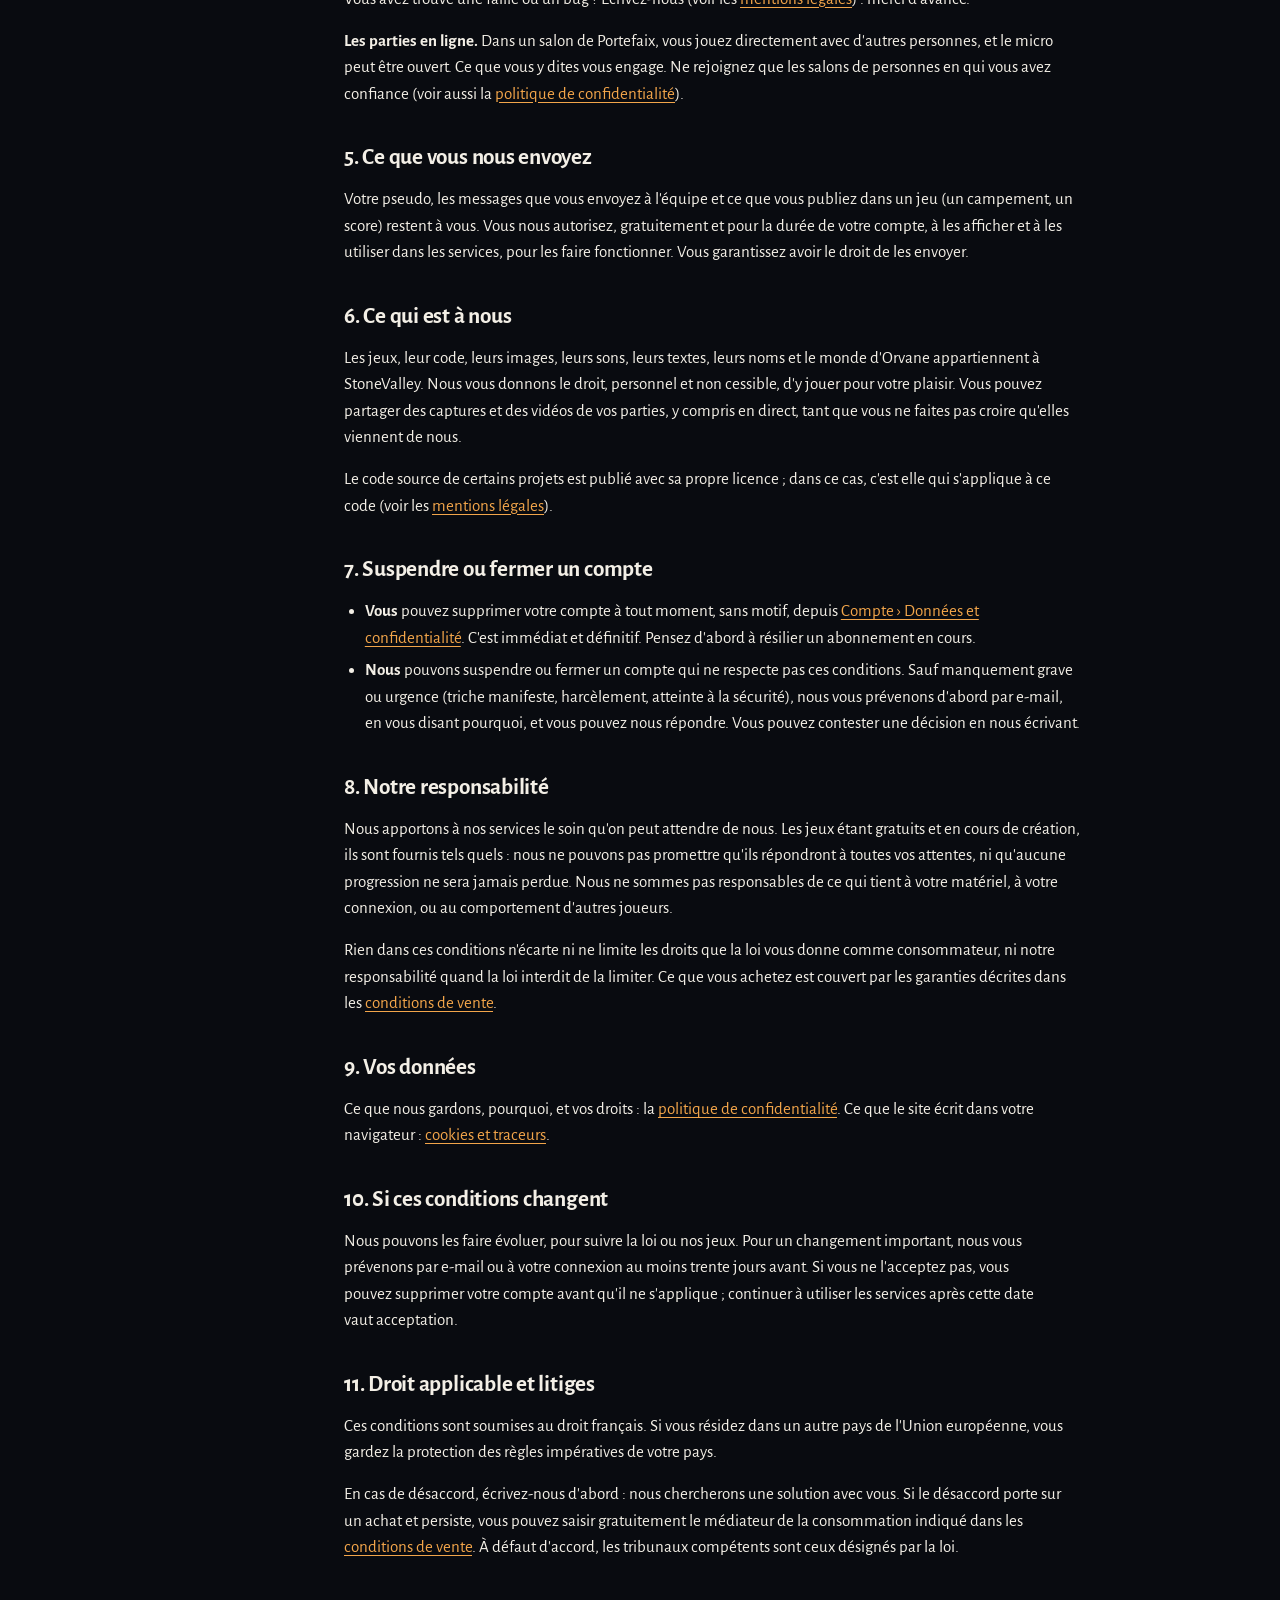
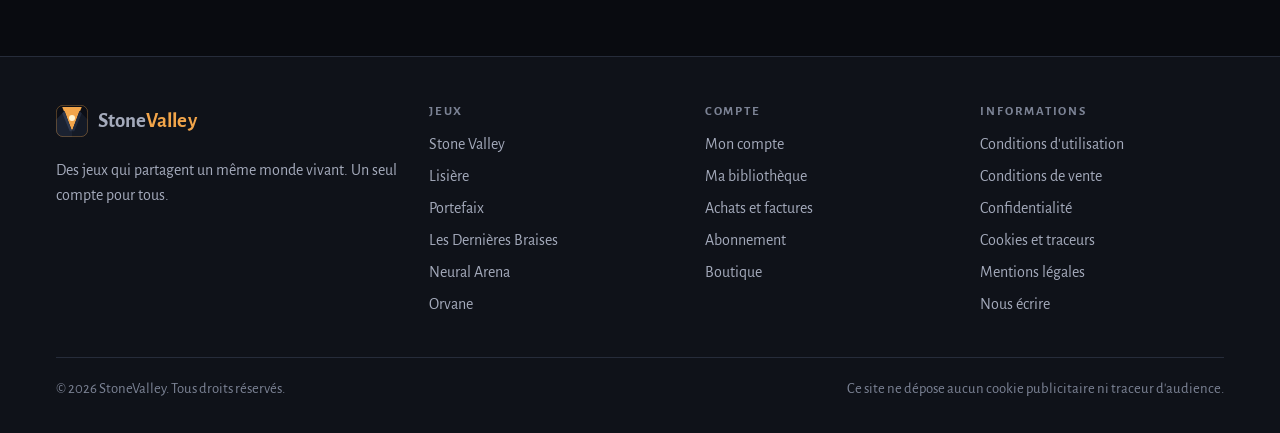
<file: legal/cgu.html>
<!doctype html>
<html lang="fr">
<head>
<meta charset="utf-8">
<meta name="viewport" content="width=device-width, initial-scale=1, viewport-fit=cover">
<title>Conditions d'utilisation · StoneValley</title>
<meta name="description" content="Les conditions générales d'utilisation du site, du compte et des jeux StoneValley.">
<meta name="theme-color" content="#090b10">
<link rel="icon" href="../images/favicon.svg" type="image/svg+xml">
<link rel="manifest" href="../manifest.webmanifest">
<link rel="apple-touch-icon" href="../images/icones/apple-touch-icon.png">
<meta name="apple-mobile-web-app-capable" content="yes">
<meta name="mobile-web-app-capable" content="yes">
<meta name="apple-mobile-web-app-title" content="StoneValley">
<meta name="apple-mobile-web-app-status-bar-style" content="black-translucent">
<link rel="stylesheet" href="../assets/site.css">
</head>
<body>
<header id="entete"></header>
<main id="contenu">
<div class="cadre legal">
<nav aria-label="Documents légaux"><a href="cgu.html" aria-current="page">Conditions d'utilisation</a><a href="cgv.html">Conditions de vente</a><a href="confidentialite.html">Confidentialité</a><a href="cookies.html">Cookies et traceurs</a><a href="mentions-legales.html">Mentions légales</a></nav>
<article>
<div class="bandeau note" id="preparation" hidden><p><strong>Version préparatoire.</strong> Des informations sur l'éditeur restent à compléter (en rouge ci-dessous) avant l'ouverture au public.</p></div>
<h1>Conditions générales d'utilisation</h1>
<p class="date">Version 2026-11</p>
<p>Ces conditions sont le contrat entre vous et StoneValley pour l'usage de ce site, du compte StoneValley et de nos jeux : Stone Valley, Lisière, Portefaix, Les Dernières Braises, Neural Arena, et le monde d'Orvane (ensemble, « les services »). L'éditeur est identifié dans les <a href="mentions-legales.html">mentions légales</a>.</p>

<h2 id="acceptation">1. Accepter ces conditions</h2>
<p>En créant un compte, vous acceptez ces conditions. Si vous jouez sans compte, elles s'appliquent aussi, pour ce qui vous concerne. Si vous ne les acceptez pas, n'utilisez pas les services.</p>

<h2 id="compte">2. Le compte</h2>
<ul>
  <li><strong>Un compte pour tous les jeux.</strong> Le même e-mail et le même mot de passe ouvrent chaque jeu qui en demande un.</li>
  <li><strong>L'âge.</strong> Il faut avoir 15 ans pour créer un compte seul. Avant 15 ans, il faut l'accord d'un parent ou du tuteur, qui accepte ces conditions pour l'enfant.</li>
  <li><strong>Une adresse vraie.</strong> Votre adresse e-mail doit être la vôtre et rester joignable : c'est par elle que nous confirmons le compte et que vous récupérez votre mot de passe.</li>
  <li><strong>Votre mot de passe est le vôtre.</strong> Ne le partagez pas. Vous êtes responsable de ce qui est fait avec votre compte ; si vous pensez qu'un autre y a accès, changez de mot de passe et fermez toutes vos sessions depuis <a href="../compte.html#securite">Compte › Sécurité</a>.</li>
  <li><strong>Le compte est personnel.</strong> Il ne se vend pas, ne se prête pas, ne se cède pas.</li>
</ul>

<h2 id="services">3. Les jeux</h2>
<ul>
  <li><strong>Ils sont gratuits</strong>, sauf ce qui est expressément proposé à la vente à la <a href="../boutique.html">boutique</a>, aux <a href="cgv.html">conditions générales de vente</a>.</li>
  <li><strong>Ils sont en cours de création.</strong> Nos jeux sont proposés en bêta, en alpha ou en prototype, et c'est indiqué sur leur fiche. Ils changent souvent, peuvent contenir des erreurs, et <strong>les sauvegardes peuvent être remises à zéro</strong>. Nous faisons de notre mieux pour l'éviter et pour prévenir.</li>
  <li><strong>Ils peuvent s'interrompre.</strong> Nous ne garantissons pas un service sans coupure : une maintenance, une panne d'un hébergeur ou une mise à jour peuvent le rendre indisponible un moment.</li>
  <li><strong>Ils peuvent s'arrêter.</strong> Si nous devions fermer définitivement un jeu ou le compte, nous vous en préviendrions au moins trente jours avant, sauf urgence, pour que vous puissiez récupérer vos données.</li>
  <li><strong>Un monde partagé.</strong> Nos jeux sont branchés sur Orvane, un monde vivant commun. Ce que vous y faites (les créatures croisées ou chassées, par exemple) est compté et pèse sur ce monde, pour tous les joueurs. C'est le principe du jeu.</li>
</ul>

<h2 id="conduite">4. Bien se tenir</h2>
<p>Pour que tout le monde joue bien, vous vous engagez à ne pas :</p>
<ul>
  <li>choisir un pseudo injurieux, haineux, sexuel, trompeur, ou qui se fait passer pour quelqu'un d'autre ou pour l'équipe ;</li>
  <li>harceler, menacer ou insulter d'autres joueurs, par écrit ou à la voix ;</li>
  <li>tricher : modifier le jeu ou ses échanges, utiliser un programme qui joue à votre place, fausser un score ou le monde partagé ;</li>
  <li>exploiter une faille au lieu de la signaler, chercher à accéder aux données d'un autre, surcharger ou perturber les services ;</li>
  <li>utiliser les services à des fins commerciales sans notre accord, ou pour quoi que ce soit d'illégal.</li>
</ul>
<p>Vous avez trouvé une faille ou un bug ? Écrivez-nous (voir les <a href="mentions-legales.html#contact">mentions légales</a>) : merci d'avance.</p>
<p><strong>Les parties en ligne.</strong> Dans un salon de Portefaix, vous jouez directement avec d'autres personnes, et le micro peut être ouvert. Ce que vous y dites vous engage. Ne rejoignez que les salons de personnes en qui vous avez confiance (voir aussi la <a href="confidentialite.html#autres-joueurs">politique de confidentialité</a>).</p>

<h2 id="contenus">5. Ce que vous nous envoyez</h2>
<p>Votre pseudo, les messages que vous envoyez à l'équipe et ce que vous publiez dans un jeu (un campement, un score) restent à vous. Vous nous autorisez, gratuitement et pour la durée de votre compte, à les afficher et à les utiliser dans les services, pour les faire fonctionner. Vous garantissez avoir le droit de les envoyer.</p>

<h2 id="propriete">6. Ce qui est à nous</h2>
<p>Les jeux, leur code, leurs images, leurs sons, leurs textes, leurs noms et le monde d'Orvane appartiennent à StoneValley. Nous vous donnons le droit, personnel et non cessible, d'y jouer pour votre plaisir. Vous pouvez partager des captures et des vidéos de vos parties, y compris en direct, tant que vous ne faites pas croire qu'elles viennent de nous.</p>
<p>Le code source de certains projets est publié avec sa propre licence ; dans ce cas, c'est elle qui s'applique à ce code (voir les <a href="mentions-legales.html#propriete">mentions légales</a>).</p>

<h2 id="suspension">7. Suspendre ou fermer un compte</h2>
<ul>
  <li><strong>Vous</strong> pouvez supprimer votre compte à tout moment, sans motif, depuis <a href="../compte.html#donnees">Compte › Données et confidentialité</a>. C'est immédiat et définitif. Pensez d'abord à résilier un abonnement en cours.</li>
  <li><strong>Nous</strong> pouvons suspendre ou fermer un compte qui ne respecte pas ces conditions. Sauf manquement grave ou urgence (triche manifeste, harcèlement, atteinte à la sécurité), nous vous prévenons d'abord par e-mail, en vous disant pourquoi, et vous pouvez nous répondre. Vous pouvez contester une décision en nous écrivant.</li>
</ul>

<h2 id="responsabilite">8. Notre responsabilité</h2>
<p>Nous apportons à nos services le soin qu'on peut attendre de nous. Les jeux étant gratuits et en cours de création, ils sont fournis tels quels : nous ne pouvons pas promettre qu'ils répondront à toutes vos attentes, ni qu'aucune progression ne sera jamais perdue. Nous ne sommes pas responsables de ce qui tient à votre matériel, à votre connexion, ou au comportement d'autres joueurs.</p>
<p>Rien dans ces conditions n'écarte ni ne limite les droits que la loi vous donne comme consommateur, ni notre responsabilité quand la loi interdit de la limiter. Ce que vous achetez est couvert par les garanties décrites dans les <a href="cgv.html#garanties">conditions de vente</a>.</p>

<h2 id="donnees">9. Vos données</h2>
<p>Ce que nous gardons, pourquoi, et vos droits : la <a href="confidentialite.html">politique de confidentialité</a>. Ce que le site écrit dans votre navigateur : <a href="cookies.html">cookies et traceurs</a>.</p>

<h2 id="modifications">10. Si ces conditions changent</h2>
<p>Nous pouvons les faire évoluer, pour suivre la loi ou nos jeux. Pour un changement important, nous vous prévenons par e-mail ou à votre connexion au moins trente jours avant. Si vous ne l'acceptez pas, vous pouvez supprimer votre compte avant qu'il ne s'applique ; continuer à utiliser les services après cette date vaut acceptation.</p>

<h2 id="droit">11. Droit applicable et litiges</h2>
<p>Ces conditions sont soumises au droit français. Si vous résidez dans un autre pays de l'Union européenne, vous gardez la protection des règles impératives de votre pays.</p>
<p>En cas de désaccord, écrivez-nous d'abord : nous chercherons une solution avec vous. Si le désaccord porte sur un achat et persiste, vous pouvez saisir gratuitement le médiateur de la consommation indiqué dans les <a href="cgv.html#litiges">conditions de vente</a>. À défaut d'accord, les tribunaux compétents sont ceux désignés par la loi.</p>
</article>
</div>
</main>
<footer id="pied"></footer>
<script src="../assets/editeur.js"></script>
<script src="../assets/jeux.js"></script>
<script src="../assets/site.js"></script>
</body>
</html>
</file>
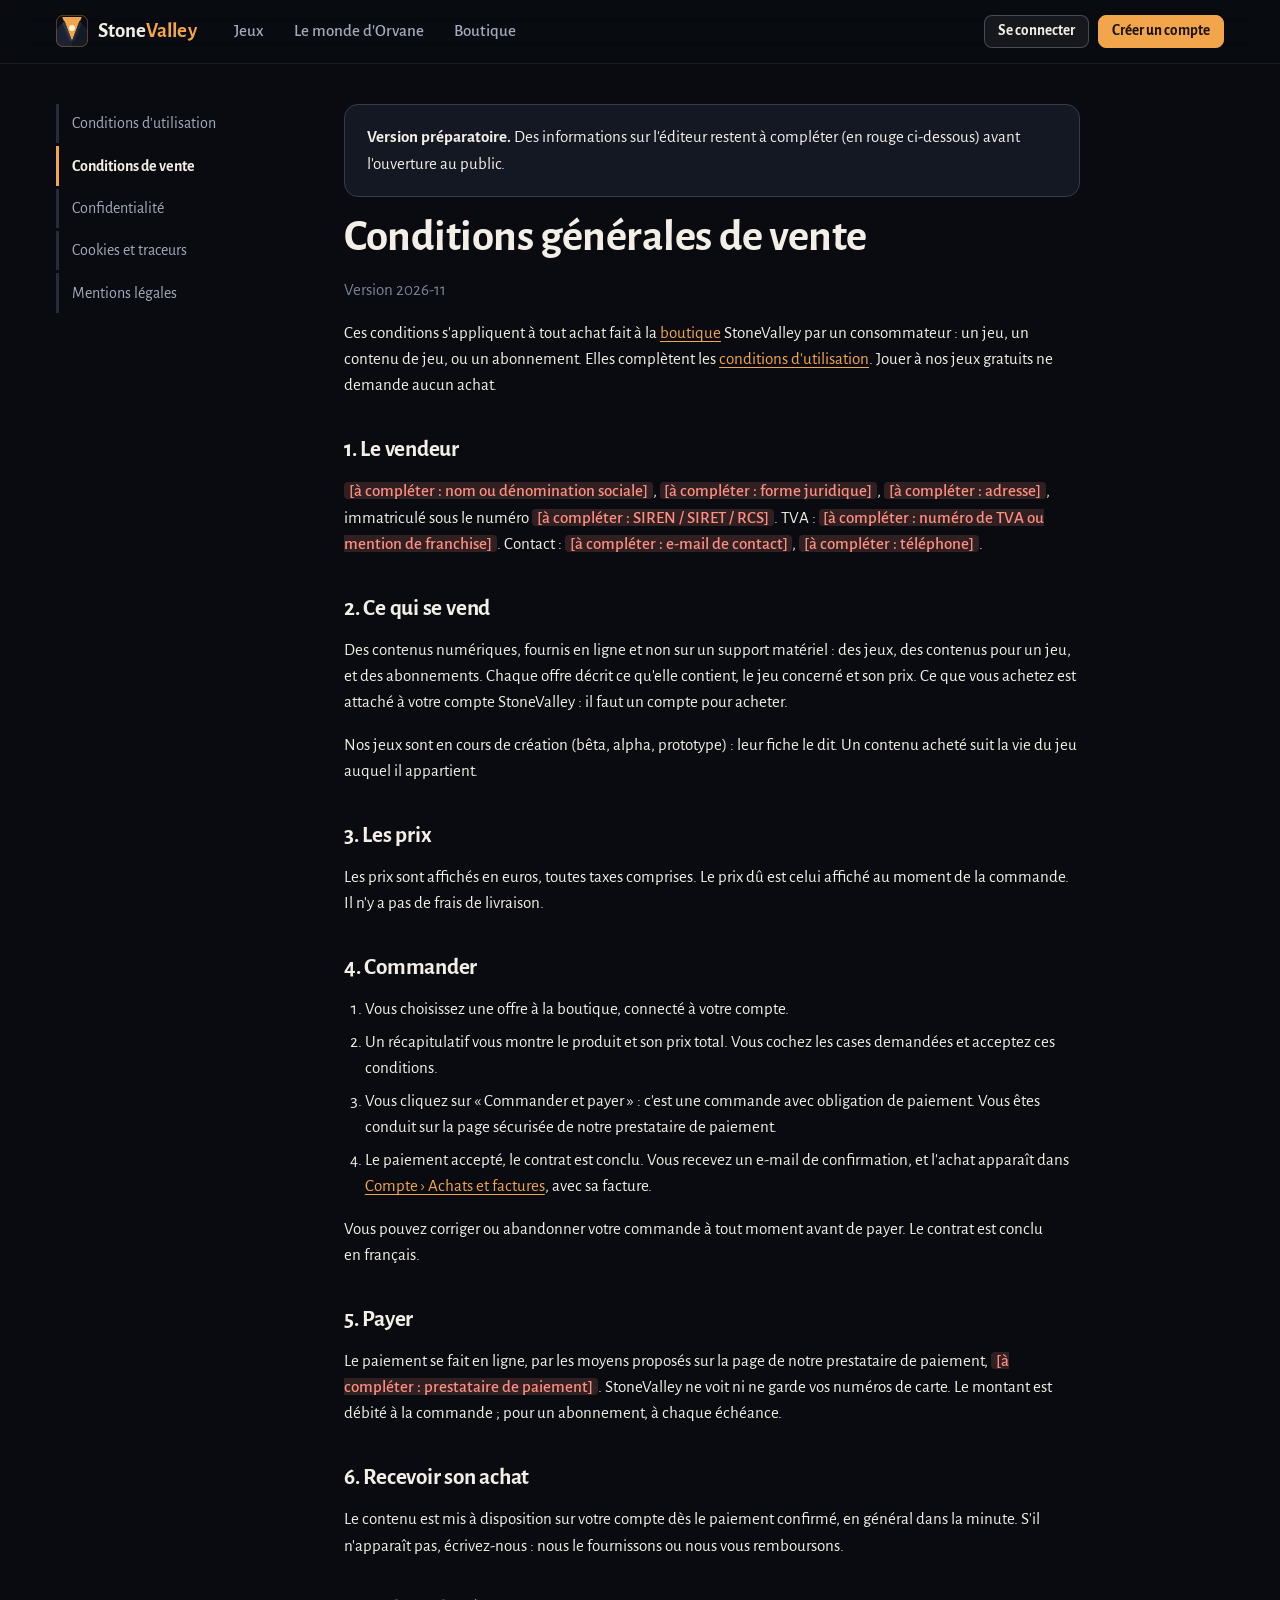
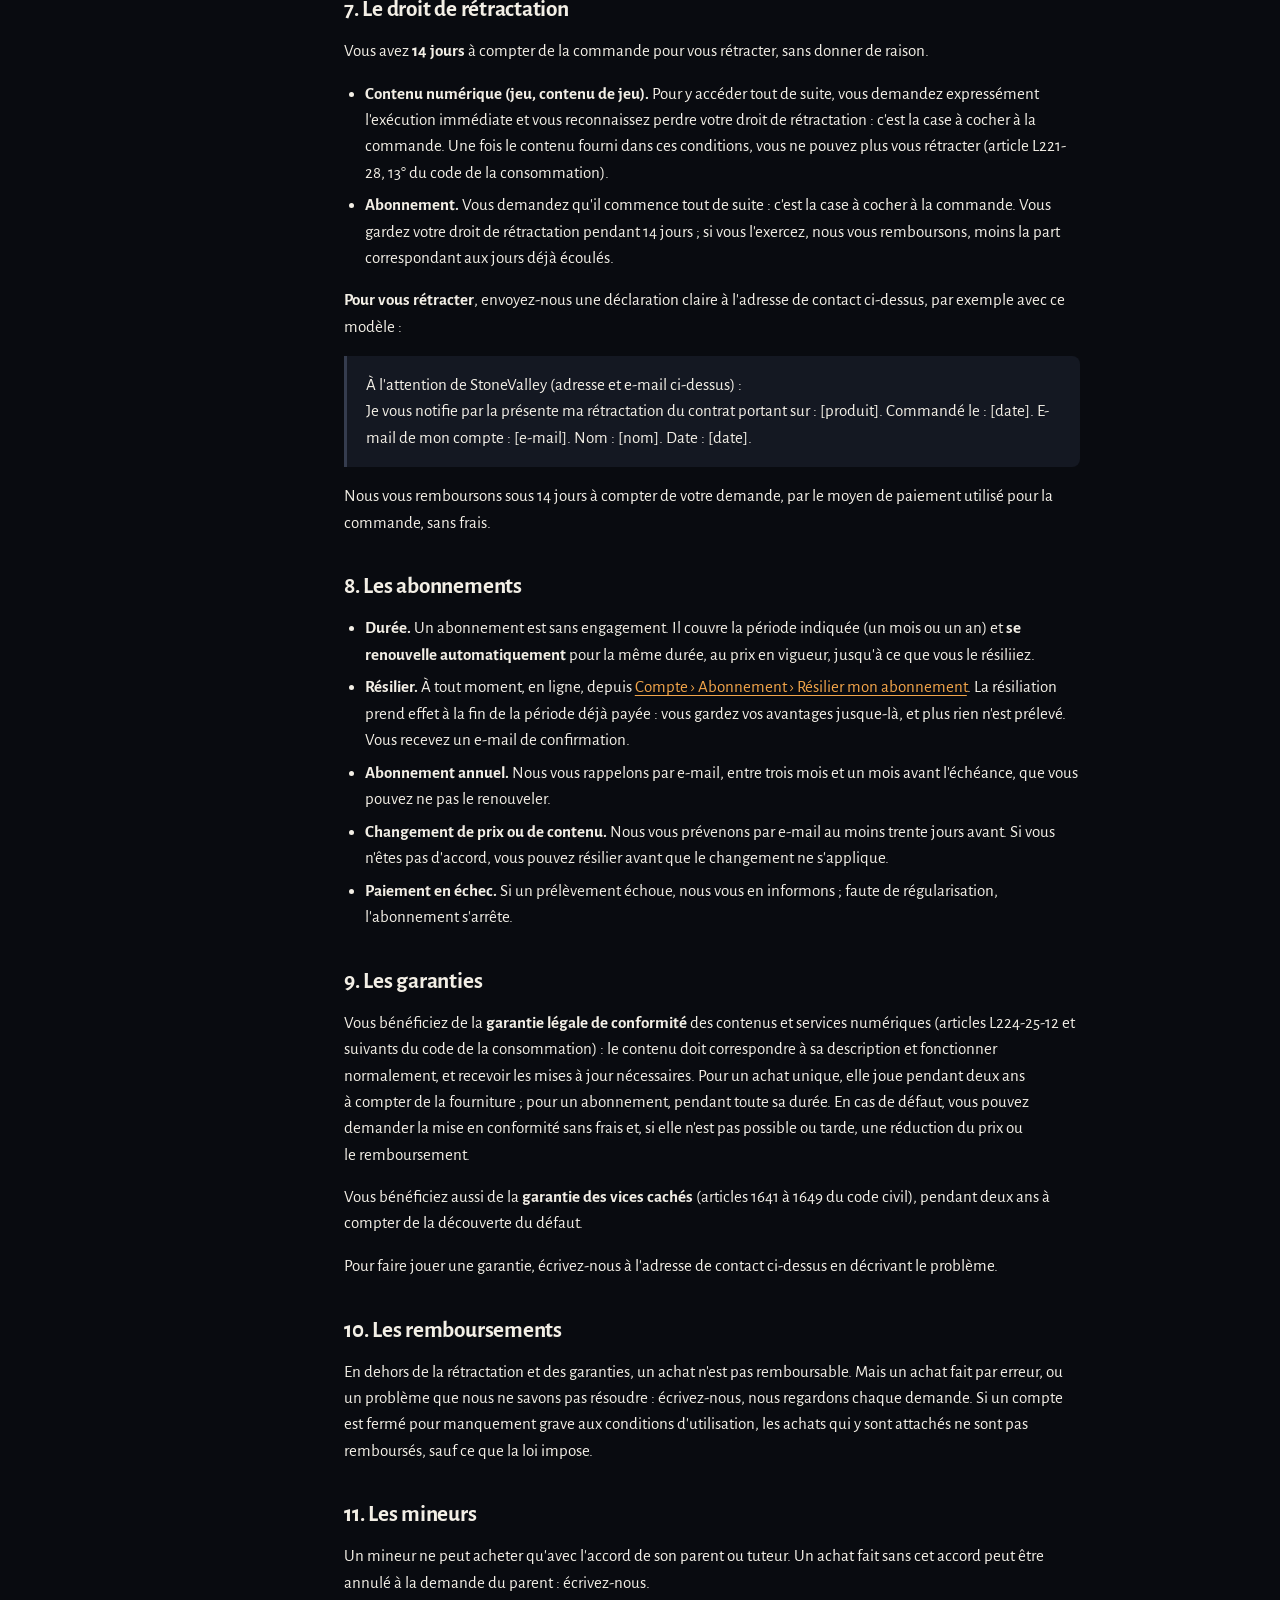
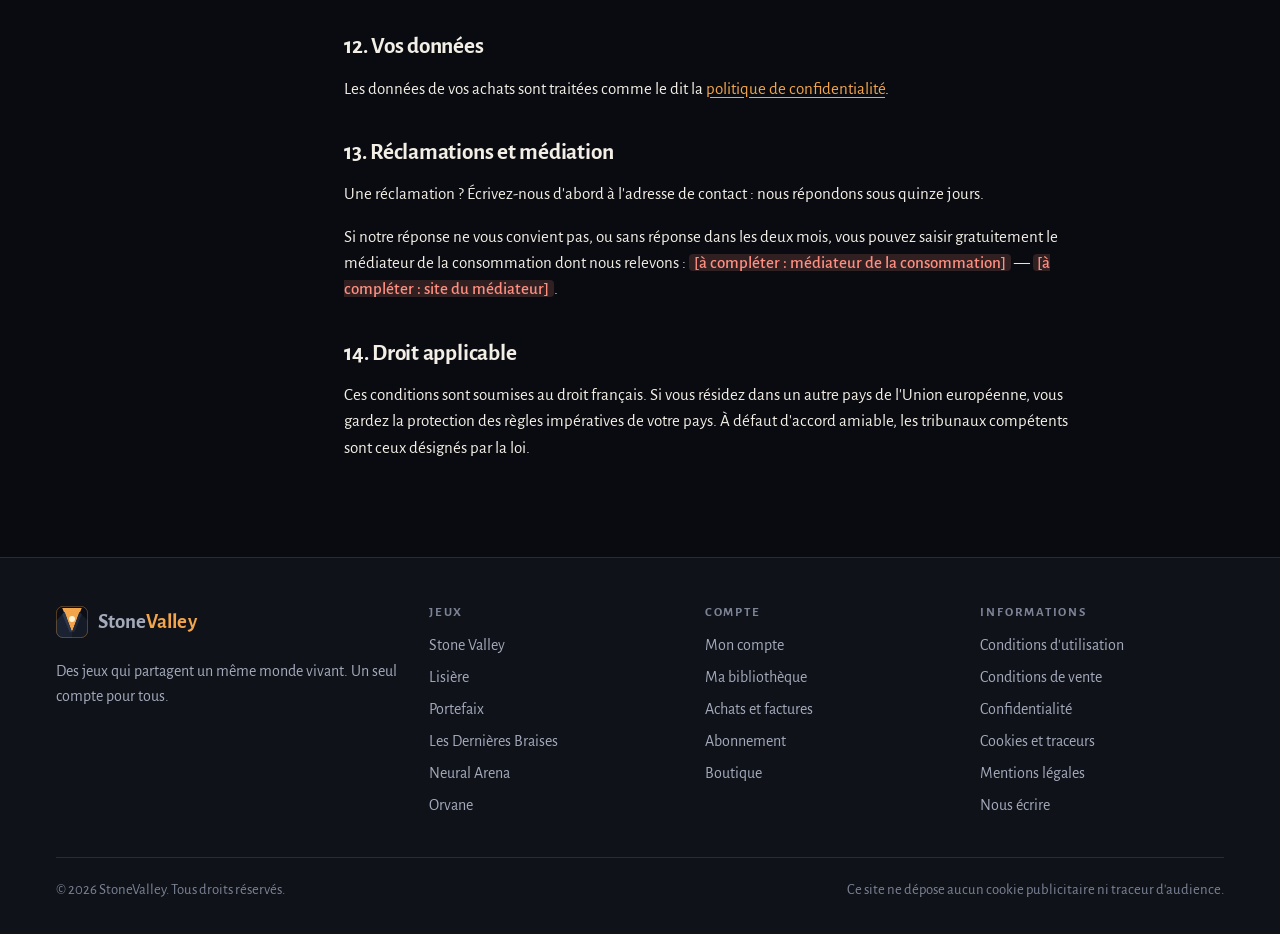
<file: legal/cgv.html>
<!doctype html>
<html lang="fr">
<head>
<meta charset="utf-8">
<meta name="viewport" content="width=device-width, initial-scale=1, viewport-fit=cover">
<title>Conditions de vente · StoneValley</title>
<meta name="description" content="Les conditions générales de vente de la boutique StoneValley : commande, paiement, rétractation, abonnements, garanties.">
<meta name="theme-color" content="#090b10">
<link rel="icon" href="../images/favicon.svg" type="image/svg+xml">
<link rel="manifest" href="../manifest.webmanifest">
<link rel="apple-touch-icon" href="../images/icones/apple-touch-icon.png">
<meta name="apple-mobile-web-app-capable" content="yes">
<meta name="mobile-web-app-capable" content="yes">
<meta name="apple-mobile-web-app-title" content="StoneValley">
<meta name="apple-mobile-web-app-status-bar-style" content="black-translucent">
<link rel="stylesheet" href="../assets/site.css">
</head>
<body>
<header id="entete"></header>
<main id="contenu">
<div class="cadre legal">
<nav aria-label="Documents légaux"><a href="cgu.html">Conditions d'utilisation</a><a href="cgv.html" aria-current="page">Conditions de vente</a><a href="confidentialite.html">Confidentialité</a><a href="cookies.html">Cookies et traceurs</a><a href="mentions-legales.html">Mentions légales</a></nav>
<article>
<div class="bandeau note" id="preparation" hidden><p><strong>Version préparatoire.</strong> Des informations sur l'éditeur restent à compléter (en rouge ci-dessous) avant l'ouverture au public.</p></div>
<h1>Conditions générales de vente</h1>
<p class="date">Version 2026-11</p>
<p>Ces conditions s'appliquent à tout achat fait à la <a href="../boutique.html">boutique</a> StoneValley par un consommateur : un jeu, un contenu de jeu, ou un abonnement. Elles complètent les <a href="cgu.html">conditions d'utilisation</a>. Jouer à nos jeux gratuits ne demande aucun achat.</p>

<h2 id="vendeur">1. Le vendeur</h2>
<p><span data-editeur="nom" data-quoi="nom ou dénomination sociale"></span>, <span data-editeur="forme" data-quoi="forme juridique"></span>, <span data-editeur="adresse" data-quoi="adresse"></span>, immatriculé sous le numéro <span data-editeur="siren" data-quoi="SIREN / SIRET / RCS"></span>. TVA : <span data-editeur="tva" data-quoi="numéro de TVA ou mention de franchise"></span>. Contact : <span data-editeur="contact" data-quoi="e-mail de contact"></span>, <span data-editeur="telephone" data-quoi="téléphone"></span>.</p>

<h2 id="produits">2. Ce qui se vend</h2>
<p>Des contenus numériques, fournis en ligne et non sur un support matériel : des jeux, des contenus pour un jeu, et des abonnements. Chaque offre décrit ce qu'elle contient, le jeu concerné et son prix. Ce que vous achetez est attaché à votre compte StoneValley : il faut un compte pour acheter.</p>
<p>Nos jeux sont en cours de création (bêta, alpha, prototype) : leur fiche le dit. Un contenu acheté suit la vie du jeu auquel il appartient.</p>

<h2 id="prix">3. Les prix</h2>
<p>Les prix sont affichés en euros, toutes taxes comprises. Le prix dû est celui affiché au moment de la commande. Il n'y a pas de frais de livraison.</p>

<h2 id="commande">4. Commander</h2>
<ol>
  <li>Vous choisissez une offre à la boutique, connecté à votre compte.</li>
  <li>Un récapitulatif vous montre le produit et son prix total. Vous cochez les cases demandées et acceptez ces conditions.</li>
  <li>Vous cliquez sur « Commander et payer » : c'est une commande avec obligation de paiement. Vous êtes conduit sur la page sécurisée de notre prestataire de paiement.</li>
  <li>Le paiement accepté, le contrat est conclu. Vous recevez un e-mail de confirmation, et l'achat apparaît dans <a href="../compte.html#achats">Compte › Achats et factures</a>, avec sa facture.</li>
</ol>
<p>Vous pouvez corriger ou abandonner votre commande à tout moment avant de payer. Le contrat est conclu en français.</p>

<h2 id="paiement">5. Payer</h2>
<p>Le paiement se fait en ligne, par les moyens proposés sur la page de notre prestataire de paiement, <span data-editeur="prestataire_paiement" data-quoi="prestataire de paiement"></span>. StoneValley ne voit ni ne garde vos numéros de carte. Le montant est débité à la commande ; pour un abonnement, à chaque échéance.</p>

<h2 id="fourniture">6. Recevoir son achat</h2>
<p>Le contenu est mis à disposition sur votre compte dès le paiement confirmé, en général dans la minute. S'il n'apparaît pas, écrivez-nous : nous le fournissons ou nous vous remboursons.</p>

<h2 id="retractation">7. Le droit de rétractation</h2>
<p>Vous avez <strong>14 jours</strong> à compter de la commande pour vous rétracter, sans donner de raison.</p>
<ul>
  <li><strong>Contenu numérique (jeu, contenu de jeu).</strong> Pour y accéder tout de suite, vous demandez expressément l'exécution immédiate et vous reconnaissez perdre votre droit de rétractation : c'est la case à cocher à la commande. Une fois le contenu fourni dans ces conditions, vous ne pouvez plus vous rétracter (article L221-28, 13° du code de la consommation).</li>
  <li><strong>Abonnement.</strong> Vous demandez qu'il commence tout de suite : c'est la case à cocher à la commande. Vous gardez votre droit de rétractation pendant 14 jours ; si vous l'exercez, nous vous remboursons, moins la part correspondant aux jours déjà écoulés.</li>
</ul>
<p><strong>Pour vous rétracter</strong>, envoyez-nous une déclaration claire à l'adresse de contact ci-dessus, par exemple avec ce modèle :</p>
<blockquote style="margin:0;padding:1rem 1.2rem;border-left:3px solid var(--trait-2);background:var(--carte);border-radius:0 8px 8px 0">
  <p>À l'attention de StoneValley (adresse et e-mail ci-dessus) :</p>
  <p>Je vous notifie par la présente ma rétractation du contrat portant sur : [produit]. Commandé le : [date]. E-mail de mon compte : [e-mail]. Nom : [nom]. Date : [date].</p>
</blockquote>
<p>Nous vous remboursons sous 14 jours à compter de votre demande, par le moyen de paiement utilisé pour la commande, sans frais.</p>

<h2 id="abonnements">8. Les abonnements</h2>
<ul>
  <li><strong>Durée.</strong> Un abonnement est sans engagement. Il couvre la période indiquée (un mois ou un an) et <strong>se renouvelle automatiquement</strong> pour la même durée, au prix en vigueur, jusqu'à ce que vous le résiliiez.</li>
  <li><strong>Résilier.</strong> À tout moment, en ligne, depuis <a href="../compte.html#abonnement">Compte › Abonnement › Résilier mon abonnement</a>. La résiliation prend effet à la fin de la période déjà payée : vous gardez vos avantages jusque-là, et plus rien n'est prélevé. Vous recevez un e-mail de confirmation.</li>
  <li><strong>Abonnement annuel.</strong> Nous vous rappelons par e-mail, entre trois mois et un mois avant l'échéance, que vous pouvez ne pas le renouveler.</li>
  <li><strong>Changement de prix ou de contenu.</strong> Nous vous prévenons par e-mail au moins trente jours avant. Si vous n'êtes pas d'accord, vous pouvez résilier avant que le changement ne s'applique.</li>
  <li><strong>Paiement en échec.</strong> Si un prélèvement échoue, nous vous en informons ; faute de régularisation, l'abonnement s'arrête.</li>
</ul>

<h2 id="garanties">9. Les garanties</h2>
<p>Vous bénéficiez de la <strong>garantie légale de conformité</strong> des contenus et services numériques (articles L224-25-12 et suivants du code de la consommation) : le contenu doit correspondre à sa description et fonctionner normalement, et recevoir les mises à jour nécessaires. Pour un achat unique, elle joue pendant deux ans à compter de la fourniture ; pour un abonnement, pendant toute sa durée. En cas de défaut, vous pouvez demander la mise en conformité sans frais et, si elle n'est pas possible ou tarde, une réduction du prix ou le remboursement.</p>
<p>Vous bénéficiez aussi de la <strong>garantie des vices cachés</strong> (articles 1641 à 1649 du code civil), pendant deux ans à compter de la découverte du défaut.</p>
<p>Pour faire jouer une garantie, écrivez-nous à l'adresse de contact ci-dessus en décrivant le problème.</p>

<h2 id="remboursements">10. Les remboursements</h2>
<p>En dehors de la rétractation et des garanties, un achat n'est pas remboursable. Mais un achat fait par erreur, ou un problème que nous ne savons pas résoudre : écrivez-nous, nous regardons chaque demande. Si un compte est fermé pour manquement grave aux conditions d'utilisation, les achats qui y sont attachés ne sont pas remboursés, sauf ce que la loi impose.</p>

<h2 id="mineurs">11. Les mineurs</h2>
<p>Un mineur ne peut acheter qu'avec l'accord de son parent ou tuteur. Un achat fait sans cet accord peut être annulé à la demande du parent : écrivez-nous.</p>

<h2 id="donnees">12. Vos données</h2>
<p>Les données de vos achats sont traitées comme le dit la <a href="confidentialite.html">politique de confidentialité</a>.</p>

<h2 id="litiges">13. Réclamations et médiation</h2>
<p>Une réclamation ? Écrivez-nous d'abord à l'adresse de contact : nous répondons sous quinze jours.</p>
<p>Si notre réponse ne vous convient pas, ou sans réponse dans les deux mois, vous pouvez saisir gratuitement le médiateur de la consommation dont nous relevons : <span data-editeur="mediateur" data-quoi="médiateur de la consommation"></span> — <span data-editeur="mediateur_site" data-quoi="site du médiateur"></span>.</p>

<h2 id="droit">14. Droit applicable</h2>
<p>Ces conditions sont soumises au droit français. Si vous résidez dans un autre pays de l'Union européenne, vous gardez la protection des règles impératives de votre pays. À défaut d'accord amiable, les tribunaux compétents sont ceux désignés par la loi.</p>
</article>
</div>
</main>
<footer id="pied"></footer>
<script src="../assets/editeur.js"></script>
<script src="../assets/jeux.js"></script>
<script src="../assets/site.js"></script>
</body>
</html>
</file>
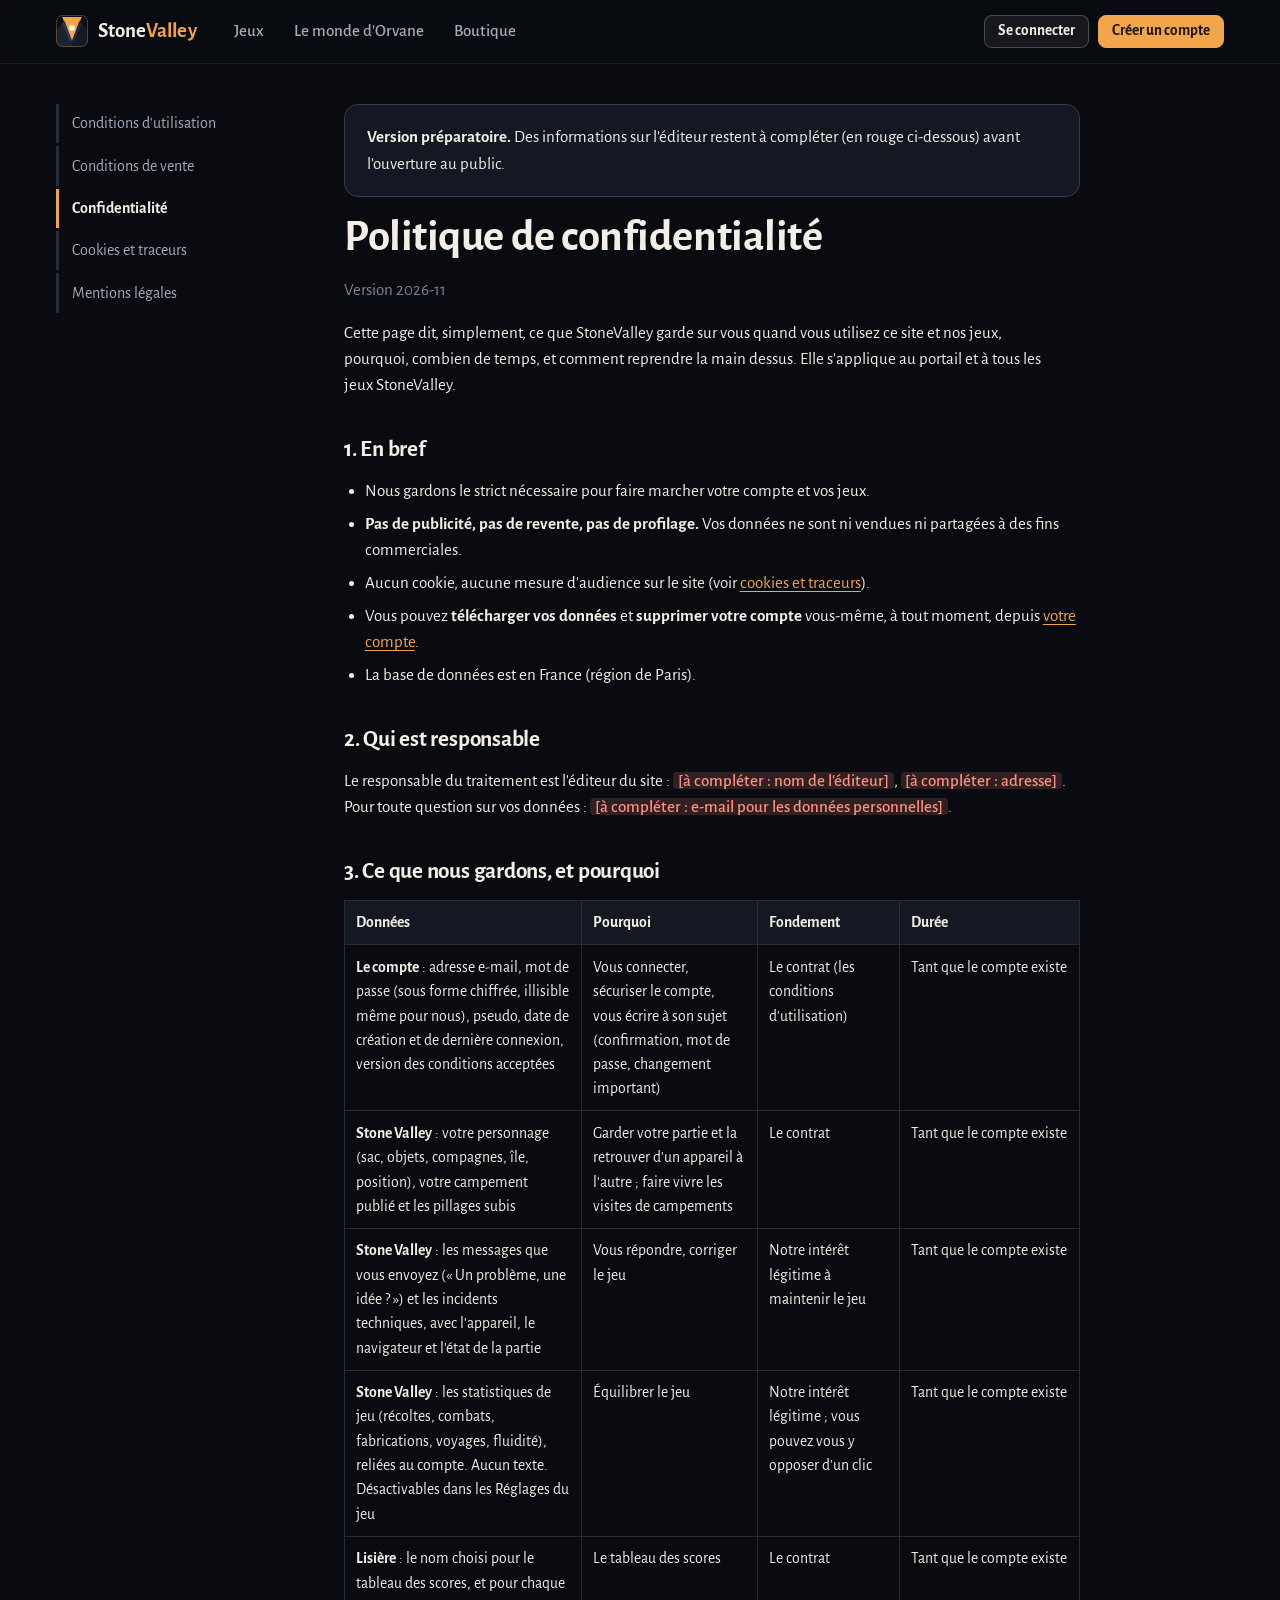
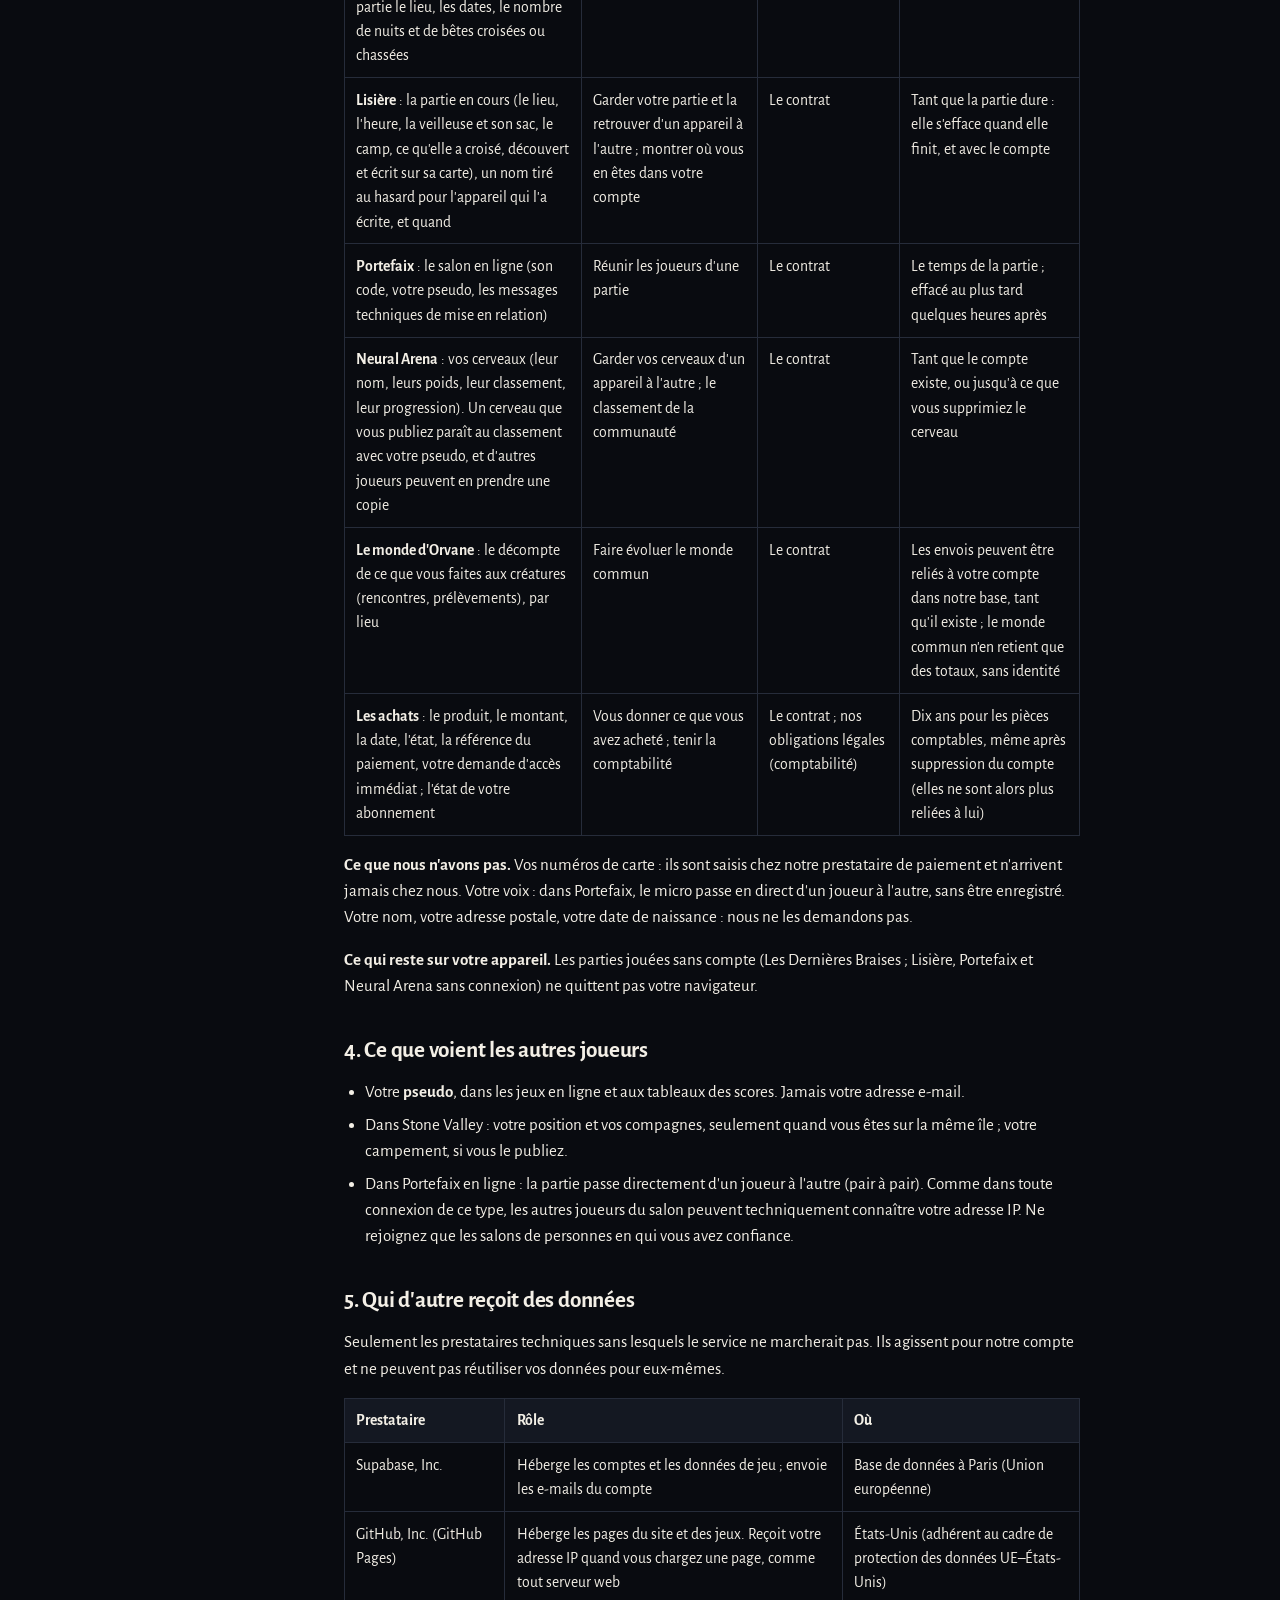
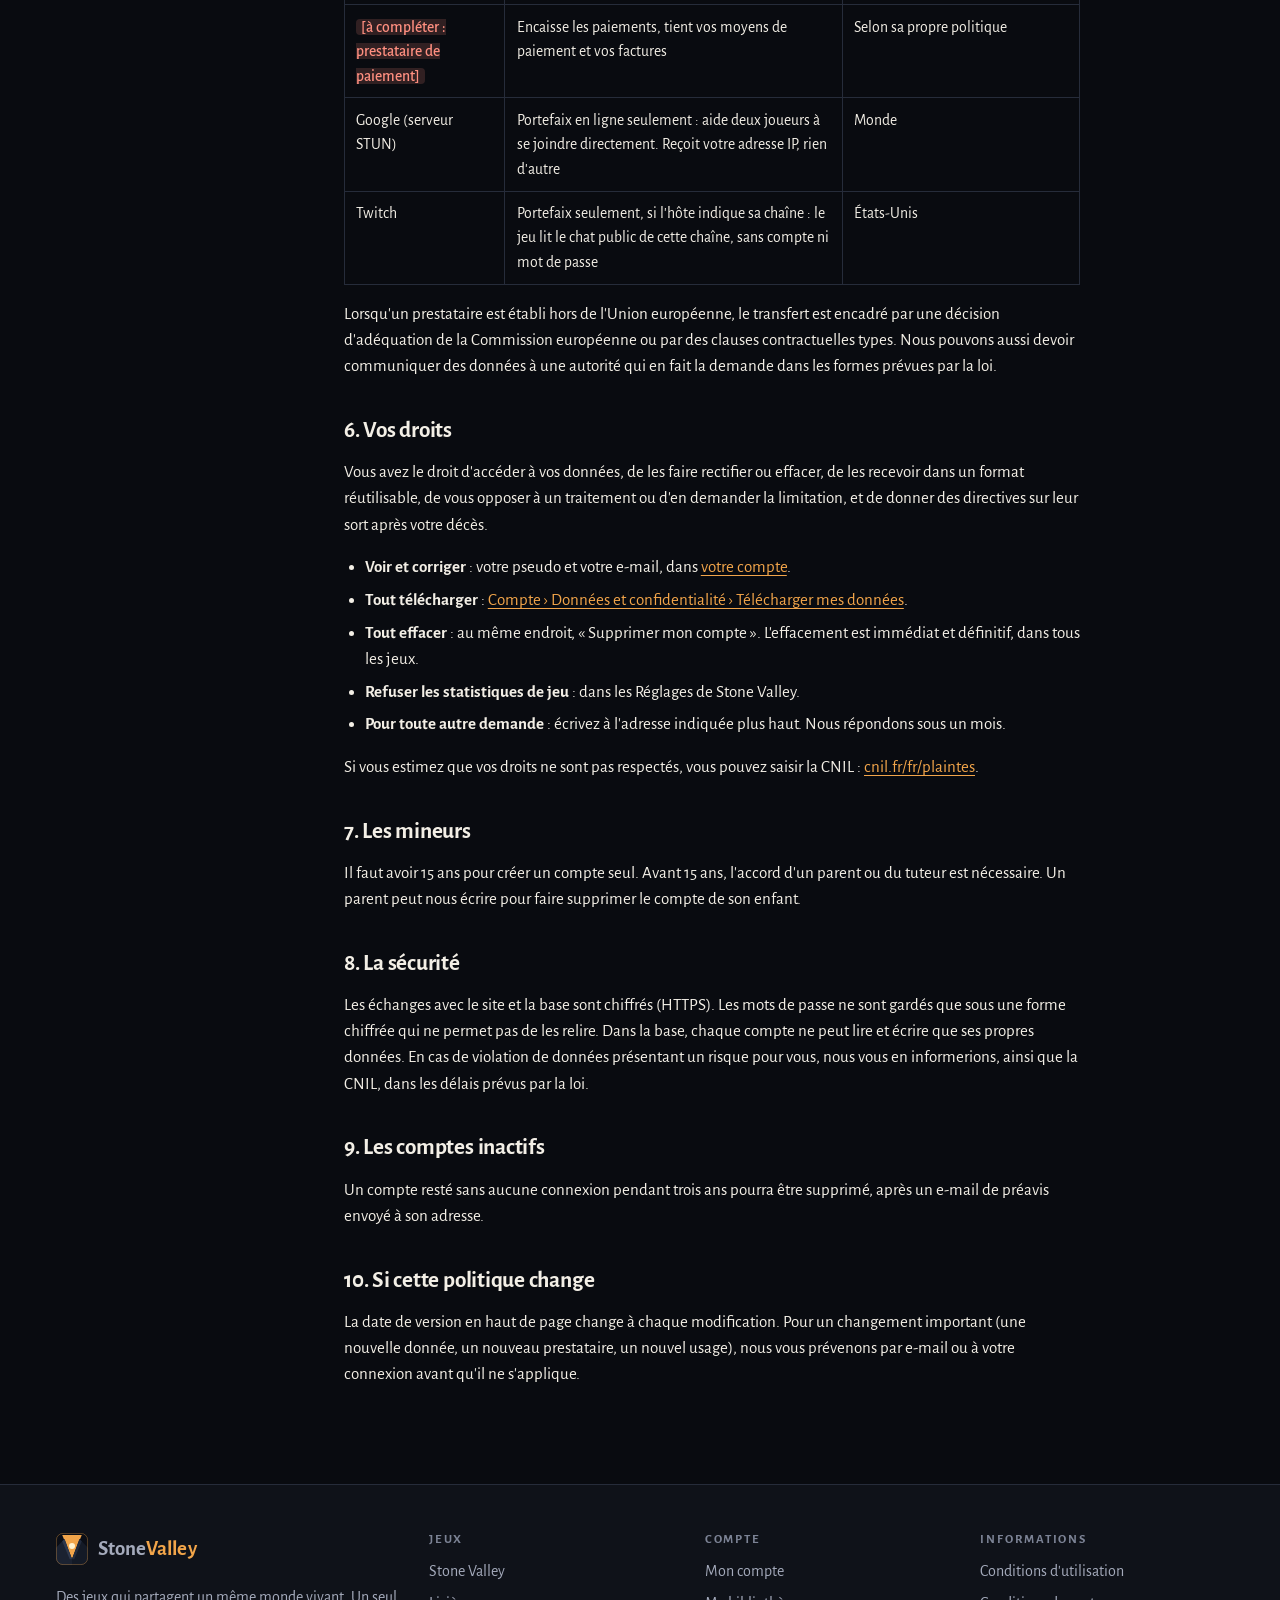
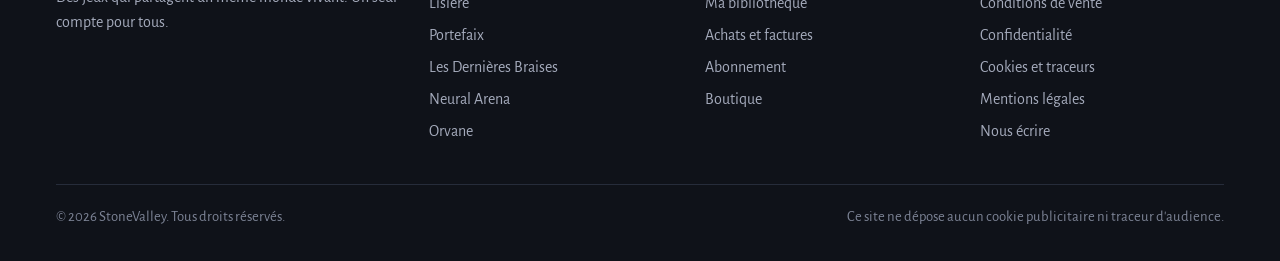
<file: legal/confidentialite.html>
<!doctype html>
<html lang="fr">
<head>
<meta charset="utf-8">
<meta name="viewport" content="width=device-width, initial-scale=1, viewport-fit=cover">
<title>Confidentialité · StoneValley</title>
<meta name="description" content="Ce que StoneValley garde sur vous, pourquoi, combien de temps, et vos droits.">
<meta name="theme-color" content="#090b10">
<link rel="icon" href="../images/favicon.svg" type="image/svg+xml">
<link rel="manifest" href="../manifest.webmanifest">
<link rel="apple-touch-icon" href="../images/icones/apple-touch-icon.png">
<meta name="apple-mobile-web-app-capable" content="yes">
<meta name="mobile-web-app-capable" content="yes">
<meta name="apple-mobile-web-app-title" content="StoneValley">
<meta name="apple-mobile-web-app-status-bar-style" content="black-translucent">
<link rel="stylesheet" href="../assets/site.css">
</head>
<body>
<header id="entete"></header>
<main id="contenu">
<div class="cadre legal">
<nav aria-label="Documents légaux"><a href="cgu.html">Conditions d'utilisation</a><a href="cgv.html">Conditions de vente</a><a href="confidentialite.html" aria-current="page">Confidentialité</a><a href="cookies.html">Cookies et traceurs</a><a href="mentions-legales.html">Mentions légales</a></nav>
<article>
<div class="bandeau note" id="preparation" hidden><p><strong>Version préparatoire.</strong> Des informations sur l'éditeur restent à compléter (en rouge ci-dessous) avant l'ouverture au public.</p></div>
<h1>Politique de confidentialité</h1>
<p class="date">Version 2026-11</p>
<p>Cette page dit, simplement, ce que StoneValley garde sur vous quand vous utilisez ce site et nos jeux, pourquoi, combien de temps, et comment reprendre la main dessus. Elle s'applique au portail et à tous les jeux StoneValley.</p>

<h2 id="bref">1. En bref</h2>
<ul>
  <li>Nous gardons le strict nécessaire pour faire marcher votre compte et vos jeux.</li>
  <li><strong>Pas de publicité, pas de revente, pas de profilage.</strong> Vos données ne sont ni vendues ni partagées à des fins commerciales.</li>
  <li>Aucun cookie, aucune mesure d'audience sur le site (voir <a href="cookies.html">cookies et traceurs</a>).</li>
  <li>Vous pouvez <strong>télécharger vos données</strong> et <strong>supprimer votre compte</strong> vous-même, à tout moment, depuis <a href="../compte.html#donnees">votre compte</a>.</li>
  <li>La base de données est en France (région de Paris).</li>
</ul>

<h2 id="responsable">2. Qui est responsable</h2>
<p>Le responsable du traitement est l'éditeur du site : <span data-editeur="nom" data-quoi="nom de l'éditeur"></span>, <span data-editeur="adresse" data-quoi="adresse"></span>. Pour toute question sur vos données : <span data-editeur="donnees" data-quoi="e-mail pour les données personnelles"></span>.</p>

<h2 id="donnees">3. Ce que nous gardons, et pourquoi</h2>
<div class="defile"><table>
  <thead><tr><th>Données</th><th>Pourquoi</th><th>Fondement</th><th>Durée</th></tr></thead>
  <tbody>
    <tr><td><strong>Le compte</strong> : adresse e-mail, mot de passe (sous forme chiffrée, illisible même pour nous), pseudo, date de création et de dernière connexion, version des conditions acceptées</td><td>Vous connecter, sécuriser le compte, vous écrire à son sujet (confirmation, mot de passe, changement important)</td><td>Le contrat (les conditions d'utilisation)</td><td>Tant que le compte existe</td></tr>
    <tr><td><strong>Stone Valley</strong> : votre personnage (sac, objets, compagnes, île, position), votre campement publié et les pillages subis</td><td>Garder votre partie et la retrouver d'un appareil à l'autre ; faire vivre les visites de campements</td><td>Le contrat</td><td>Tant que le compte existe</td></tr>
    <tr><td><strong>Stone Valley</strong> : les messages que vous envoyez (« Un problème, une idée ? ») et les incidents techniques, avec l'appareil, le navigateur et l'état de la partie</td><td>Vous répondre, corriger le jeu</td><td>Notre intérêt légitime à maintenir le jeu</td><td>Tant que le compte existe</td></tr>
    <tr><td><strong>Stone Valley</strong> : les statistiques de jeu (récoltes, combats, fabrications, voyages, fluidité), reliées au compte. Aucun texte. Désactivables dans les Réglages du jeu</td><td>Équilibrer le jeu</td><td>Notre intérêt légitime ; vous pouvez vous y opposer d'un clic</td><td>Tant que le compte existe</td></tr>
    <tr><td><strong>Lisière</strong> : le nom choisi pour le tableau des scores, et pour chaque partie le lieu, les dates, le nombre de nuits et de bêtes croisées ou chassées</td><td>Le tableau des scores</td><td>Le contrat</td><td>Tant que le compte existe</td></tr>
    <tr><td><strong>Lisière</strong> : la partie en cours (le lieu, l'heure, la veilleuse et son sac, le camp, ce qu'elle a croisé, découvert et écrit sur sa carte), un nom tiré au hasard pour l'appareil qui l'a écrite, et quand</td><td>Garder votre partie et la retrouver d'un appareil à l'autre ; montrer où vous en êtes dans votre compte</td><td>Le contrat</td><td>Tant que la partie dure : elle s'efface quand elle finit, et avec le compte</td></tr>
    <tr><td><strong>Portefaix</strong> : le salon en ligne (son code, votre pseudo, les messages techniques de mise en relation)</td><td>Réunir les joueurs d'une partie</td><td>Le contrat</td><td>Le temps de la partie ; effacé au plus tard quelques heures après</td></tr>
    <tr><td><strong>Neural Arena</strong> : vos cerveaux (leur nom, leurs poids, leur classement, leur progression). Un cerveau que vous publiez paraît au classement avec votre pseudo, et d'autres joueurs peuvent en prendre une copie</td><td>Garder vos cerveaux d'un appareil à l'autre ; le classement de la communauté</td><td>Le contrat</td><td>Tant que le compte existe, ou jusqu'à ce que vous supprimiez le cerveau</td></tr>
    <tr><td><strong>Le monde d'Orvane</strong> : le décompte de ce que vous faites aux créatures (rencontres, prélèvements), par lieu</td><td>Faire évoluer le monde commun</td><td>Le contrat</td><td>Les envois peuvent être reliés à votre compte dans notre base, tant qu'il existe ; le monde commun n'en retient que des totaux, sans identité</td></tr>
    <tr><td><strong>Les achats</strong> : le produit, le montant, la date, l'état, la référence du paiement, votre demande d'accès immédiat ; l'état de votre abonnement</td><td>Vous donner ce que vous avez acheté ; tenir la comptabilité</td><td>Le contrat ; nos obligations légales (comptabilité)</td><td>Dix ans pour les pièces comptables, même après suppression du compte (elles ne sont alors plus reliées à lui)</td></tr>
  </tbody>
</table></div>
<p><strong>Ce que nous n'avons pas.</strong> Vos numéros de carte : ils sont saisis chez notre prestataire de paiement et n'arrivent jamais chez nous. Votre voix : dans Portefaix, le micro passe en direct d'un joueur à l'autre, sans être enregistré. Votre nom, votre adresse postale, votre date de naissance : nous ne les demandons pas.</p>
<p><strong>Ce qui reste sur votre appareil.</strong> Les parties jouées sans compte (Les Dernières Braises ; Lisière, Portefaix et Neural Arena sans connexion) ne quittent pas votre navigateur.</p>

<h2 id="autres-joueurs">4. Ce que voient les autres joueurs</h2>
<ul>
  <li>Votre <strong>pseudo</strong>, dans les jeux en ligne et aux tableaux des scores. Jamais votre adresse e-mail.</li>
  <li>Dans Stone Valley : votre position et vos compagnes, seulement quand vous êtes sur la même île ; votre campement, si vous le publiez.</li>
  <li>Dans Portefaix en ligne : la partie passe directement d'un joueur à l'autre (pair à pair). Comme dans toute connexion de ce type, les autres joueurs du salon peuvent techniquement connaître votre adresse IP. Ne rejoignez que les salons de personnes en qui vous avez confiance.</li>
</ul>

<h2 id="destinataires">5. Qui d'autre reçoit des données</h2>
<p>Seulement les prestataires techniques sans lesquels le service ne marcherait pas. Ils agissent pour notre compte et ne peuvent pas réutiliser vos données pour eux-mêmes.</p>
<div class="defile"><table>
  <thead><tr><th>Prestataire</th><th>Rôle</th><th>Où</th></tr></thead>
  <tbody>
    <tr><td>Supabase, Inc.</td><td>Héberge les comptes et les données de jeu ; envoie les e-mails du compte</td><td>Base de données à Paris (Union européenne)</td></tr>
    <tr><td>GitHub, Inc. (GitHub Pages)</td><td>Héberge les pages du site et des jeux. Reçoit votre adresse IP quand vous chargez une page, comme tout serveur web</td><td>États-Unis (adhérent au cadre de protection des données UE–États-Unis)</td></tr>
    <tr><td><span data-editeur="prestataire_paiement" data-quoi="prestataire de paiement"></span></td><td>Encaisse les paiements, tient vos moyens de paiement et vos factures</td><td>Selon sa propre politique</td></tr>
    <tr><td>Google (serveur STUN)</td><td>Portefaix en ligne seulement : aide deux joueurs à se joindre directement. Reçoit votre adresse IP, rien d'autre</td><td>Monde</td></tr>
    <tr><td>Twitch</td><td>Portefaix seulement, si l'hôte indique sa chaîne : le jeu lit le chat public de cette chaîne, sans compte ni mot de passe</td><td>États-Unis</td></tr>
  </tbody>
</table></div>
<p>Lorsqu'un prestataire est établi hors de l'Union européenne, le transfert est encadré par une décision d'adéquation de la Commission européenne ou par des clauses contractuelles types. Nous pouvons aussi devoir communiquer des données à une autorité qui en fait la demande dans les formes prévues par la loi.</p>

<h2 id="droits">6. Vos droits</h2>
<p>Vous avez le droit d'accéder à vos données, de les faire rectifier ou effacer, de les recevoir dans un format réutilisable, de vous opposer à un traitement ou d'en demander la limitation, et de donner des directives sur leur sort après votre décès.</p>
<ul>
  <li><strong>Voir et corriger</strong> : votre pseudo et votre e-mail, dans <a href="../compte.html#profil">votre compte</a>.</li>
  <li><strong>Tout télécharger</strong> : <a href="../compte.html#donnees">Compte › Données et confidentialité › Télécharger mes données</a>.</li>
  <li><strong>Tout effacer</strong> : au même endroit, « Supprimer mon compte ». L'effacement est immédiat et définitif, dans tous les jeux.</li>
  <li><strong>Refuser les statistiques de jeu</strong> : dans les Réglages de Stone Valley.</li>
  <li><strong>Pour toute autre demande</strong> : écrivez à l'adresse indiquée plus haut. Nous répondons sous un mois.</li>
</ul>
<p>Si vous estimez que vos droits ne sont pas respectés, vous pouvez saisir la CNIL : <a href="https://www.cnil.fr/fr/plaintes" rel="noopener">cnil.fr/fr/plaintes</a>.</p>

<h2 id="mineurs">7. Les mineurs</h2>
<p>Il faut avoir 15 ans pour créer un compte seul. Avant 15 ans, l'accord d'un parent ou du tuteur est nécessaire. Un parent peut nous écrire pour faire supprimer le compte de son enfant.</p>

<h2 id="securite">8. La sécurité</h2>
<p>Les échanges avec le site et la base sont chiffrés (HTTPS). Les mots de passe ne sont gardés que sous une forme chiffrée qui ne permet pas de les relire. Dans la base, chaque compte ne peut lire et écrire que ses propres données. En cas de violation de données présentant un risque pour vous, nous vous en informerions, ainsi que la CNIL, dans les délais prévus par la loi.</p>

<h2 id="inactifs">9. Les comptes inactifs</h2>
<p>Un compte resté sans aucune connexion pendant trois ans pourra être supprimé, après un e-mail de préavis envoyé à son adresse.</p>

<h2 id="changements">10. Si cette politique change</h2>
<p>La date de version en haut de page change à chaque modification. Pour un changement important (une nouvelle donnée, un nouveau prestataire, un nouvel usage), nous vous prévenons par e-mail ou à votre connexion avant qu'il ne s'applique.</p>
</article>
</div>
</main>
<footer id="pied"></footer>
<script src="../assets/editeur.js"></script>
<script src="../assets/jeux.js"></script>
<script src="../assets/site.js"></script>
</body>
</html>
</file>
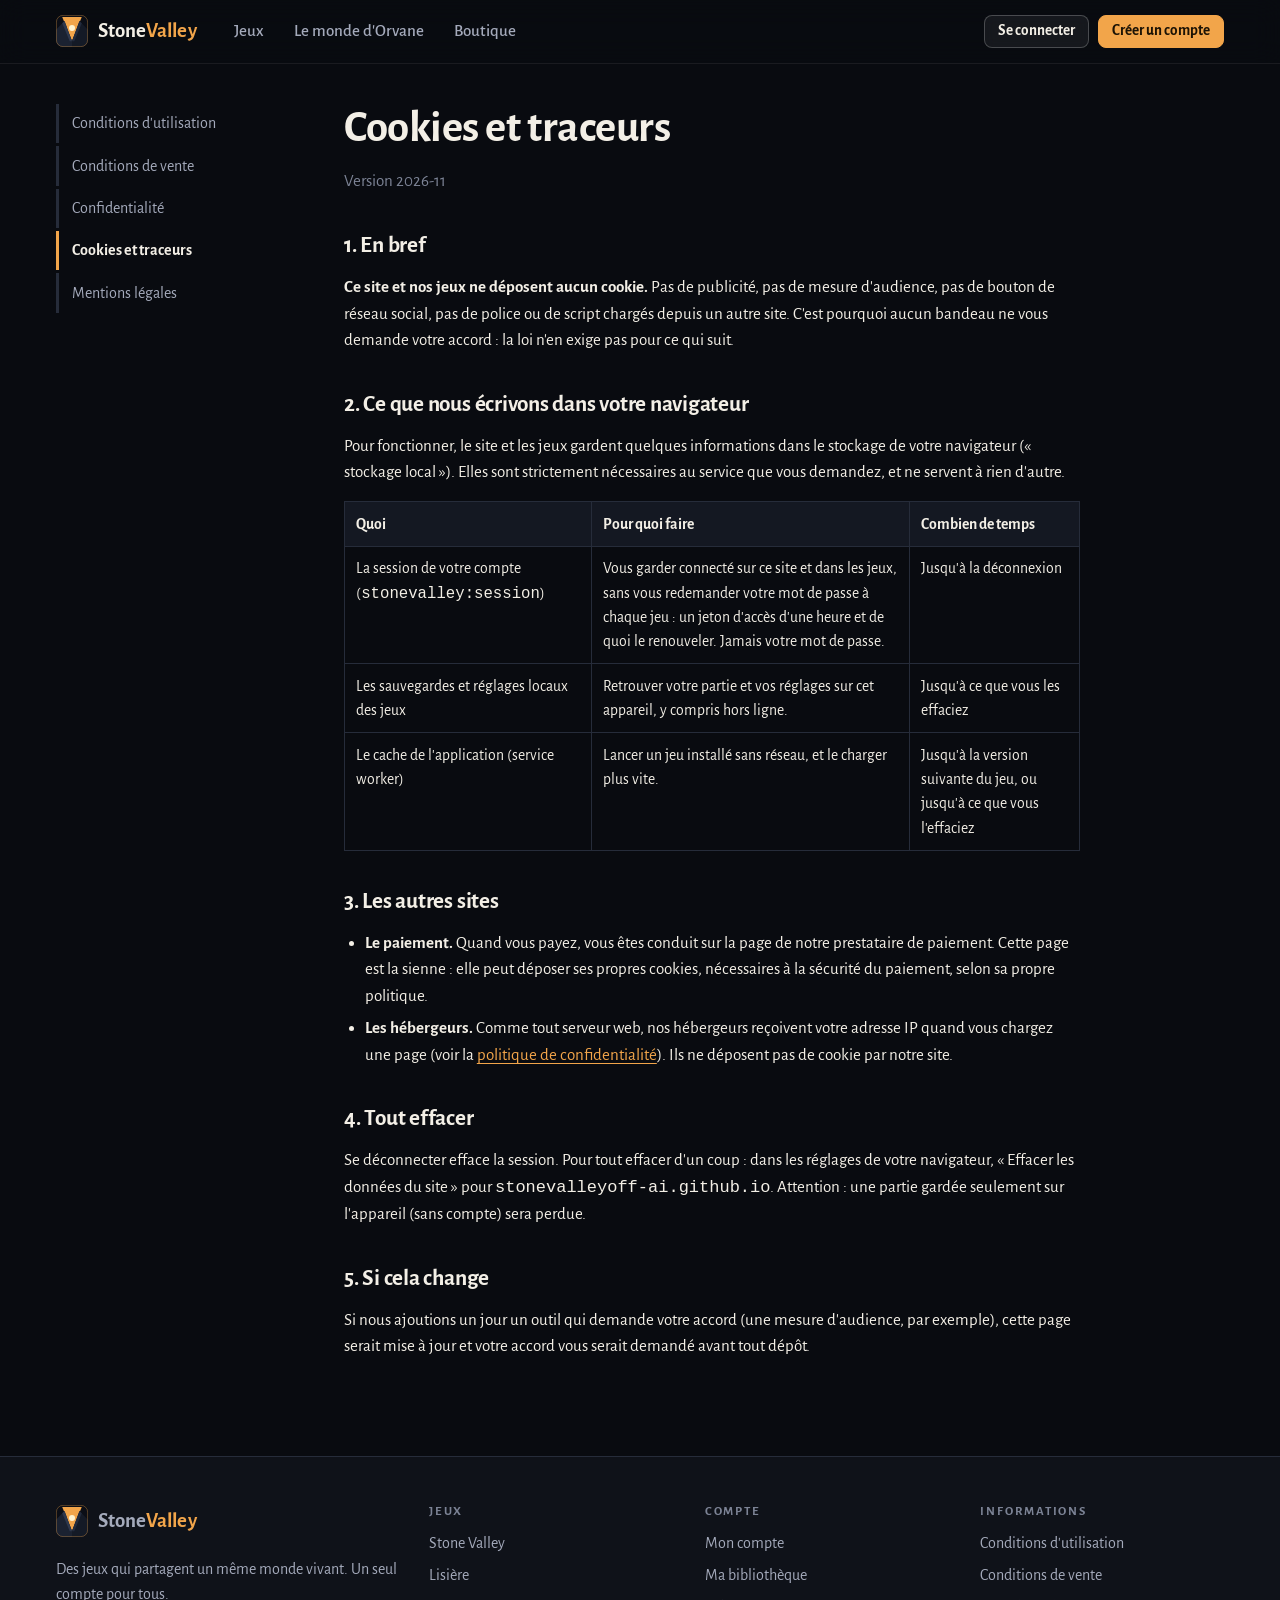
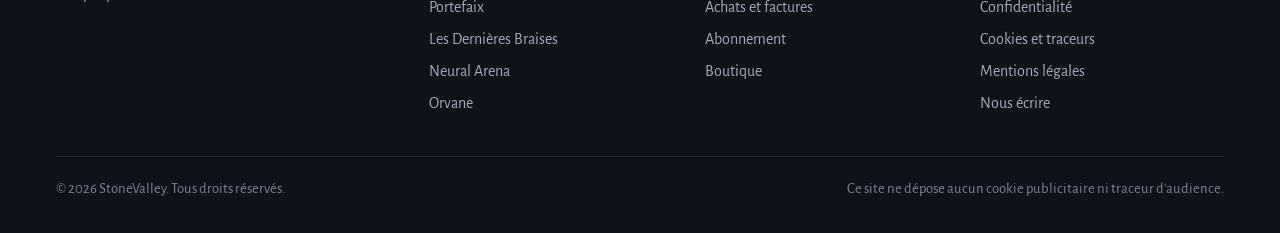
<file: legal/cookies.html>
<!doctype html>
<html lang="fr">
<head>
<meta charset="utf-8">
<meta name="viewport" content="width=device-width, initial-scale=1, viewport-fit=cover">
<title>Cookies et traceurs · StoneValley</title>
<meta name="description" content="Ce que le site et les jeux StoneValley écrivent dans votre navigateur : aucun cookie, le strict nécessaire.">
<meta name="theme-color" content="#090b10">
<link rel="icon" href="../images/favicon.svg" type="image/svg+xml">
<link rel="manifest" href="../manifest.webmanifest">
<link rel="apple-touch-icon" href="../images/icones/apple-touch-icon.png">
<meta name="apple-mobile-web-app-capable" content="yes">
<meta name="mobile-web-app-capable" content="yes">
<meta name="apple-mobile-web-app-title" content="StoneValley">
<meta name="apple-mobile-web-app-status-bar-style" content="black-translucent">
<link rel="stylesheet" href="../assets/site.css">
</head>
<body>
<header id="entete"></header>
<main id="contenu">
<div class="cadre legal">
<nav aria-label="Documents légaux"><a href="cgu.html">Conditions d'utilisation</a><a href="cgv.html">Conditions de vente</a><a href="confidentialite.html">Confidentialité</a><a href="cookies.html" aria-current="page">Cookies et traceurs</a><a href="mentions-legales.html">Mentions légales</a></nav>
<article>
<div class="bandeau note" id="preparation" hidden><p><strong>Version préparatoire.</strong> Des informations sur l'éditeur restent à compléter (en rouge ci-dessous) avant l'ouverture au public.</p></div>
<h1>Cookies et traceurs</h1>
<p class="date">Version 2026-11</p>

<h2>1. En bref</h2>
<p><strong>Ce site et nos jeux ne déposent aucun cookie.</strong> Pas de publicité, pas de mesure d'audience, pas de bouton de réseau social, pas de police ou de script chargés depuis un autre site. C'est pourquoi aucun bandeau ne vous demande votre accord : la loi n'en exige pas pour ce qui suit.</p>

<h2>2. Ce que nous écrivons dans votre navigateur</h2>
<p>Pour fonctionner, le site et les jeux gardent quelques informations dans le stockage de votre navigateur (« stockage local »). Elles sont strictement nécessaires au service que vous demandez, et ne servent à rien d'autre.</p>
<div class="defile"><table>
  <thead><tr><th>Quoi</th><th>Pour quoi faire</th><th>Combien de temps</th></tr></thead>
  <tbody>
    <tr><td>La session de votre compte (<code>stonevalley:session</code>)</td><td>Vous garder connecté sur ce site et dans les jeux, sans vous redemander votre mot de passe à chaque jeu : un jeton d'accès d'une heure et de quoi le renouveler. Jamais votre mot de passe.</td><td>Jusqu'à la déconnexion</td></tr>
    <tr><td>Les sauvegardes et réglages locaux des jeux</td><td>Retrouver votre partie et vos réglages sur cet appareil, y compris hors ligne.</td><td>Jusqu'à ce que vous les effaciez</td></tr>
    <tr><td>Le cache de l'application (service worker)</td><td>Lancer un jeu installé sans réseau, et le charger plus vite.</td><td>Jusqu'à la version suivante du jeu, ou jusqu'à ce que vous l'effaciez</td></tr>
  </tbody>
</table></div>

<h2>3. Les autres sites</h2>
<ul>
  <li><strong>Le paiement.</strong> Quand vous payez, vous êtes conduit sur la page de notre prestataire de paiement. Cette page est la sienne : elle peut déposer ses propres cookies, nécessaires à la sécurité du paiement, selon sa propre politique.</li>
  <li><strong>Les hébergeurs.</strong> Comme tout serveur web, nos hébergeurs reçoivent votre adresse IP quand vous chargez une page (voir la <a href="confidentialite.html#destinataires">politique de confidentialité</a>). Ils ne déposent pas de cookie par notre site.</li>
</ul>

<h2>4. Tout effacer</h2>
<p>Se déconnecter efface la session. Pour tout effacer d'un coup : dans les réglages de votre navigateur, « Effacer les données du site » pour <code>stonevalleyoff-ai.github.io</code>. Attention : une partie gardée seulement sur l'appareil (sans compte) sera perdue.</p>

<h2>5. Si cela change</h2>
<p>Si nous ajoutions un jour un outil qui demande votre accord (une mesure d'audience, par exemple), cette page serait mise à jour et votre accord vous serait demandé avant tout dépôt.</p>
</article>
</div>
</main>
<footer id="pied"></footer>
<script src="../assets/editeur.js"></script>
<script src="../assets/jeux.js"></script>
<script src="../assets/site.js"></script>
</body>
</html>
</file>
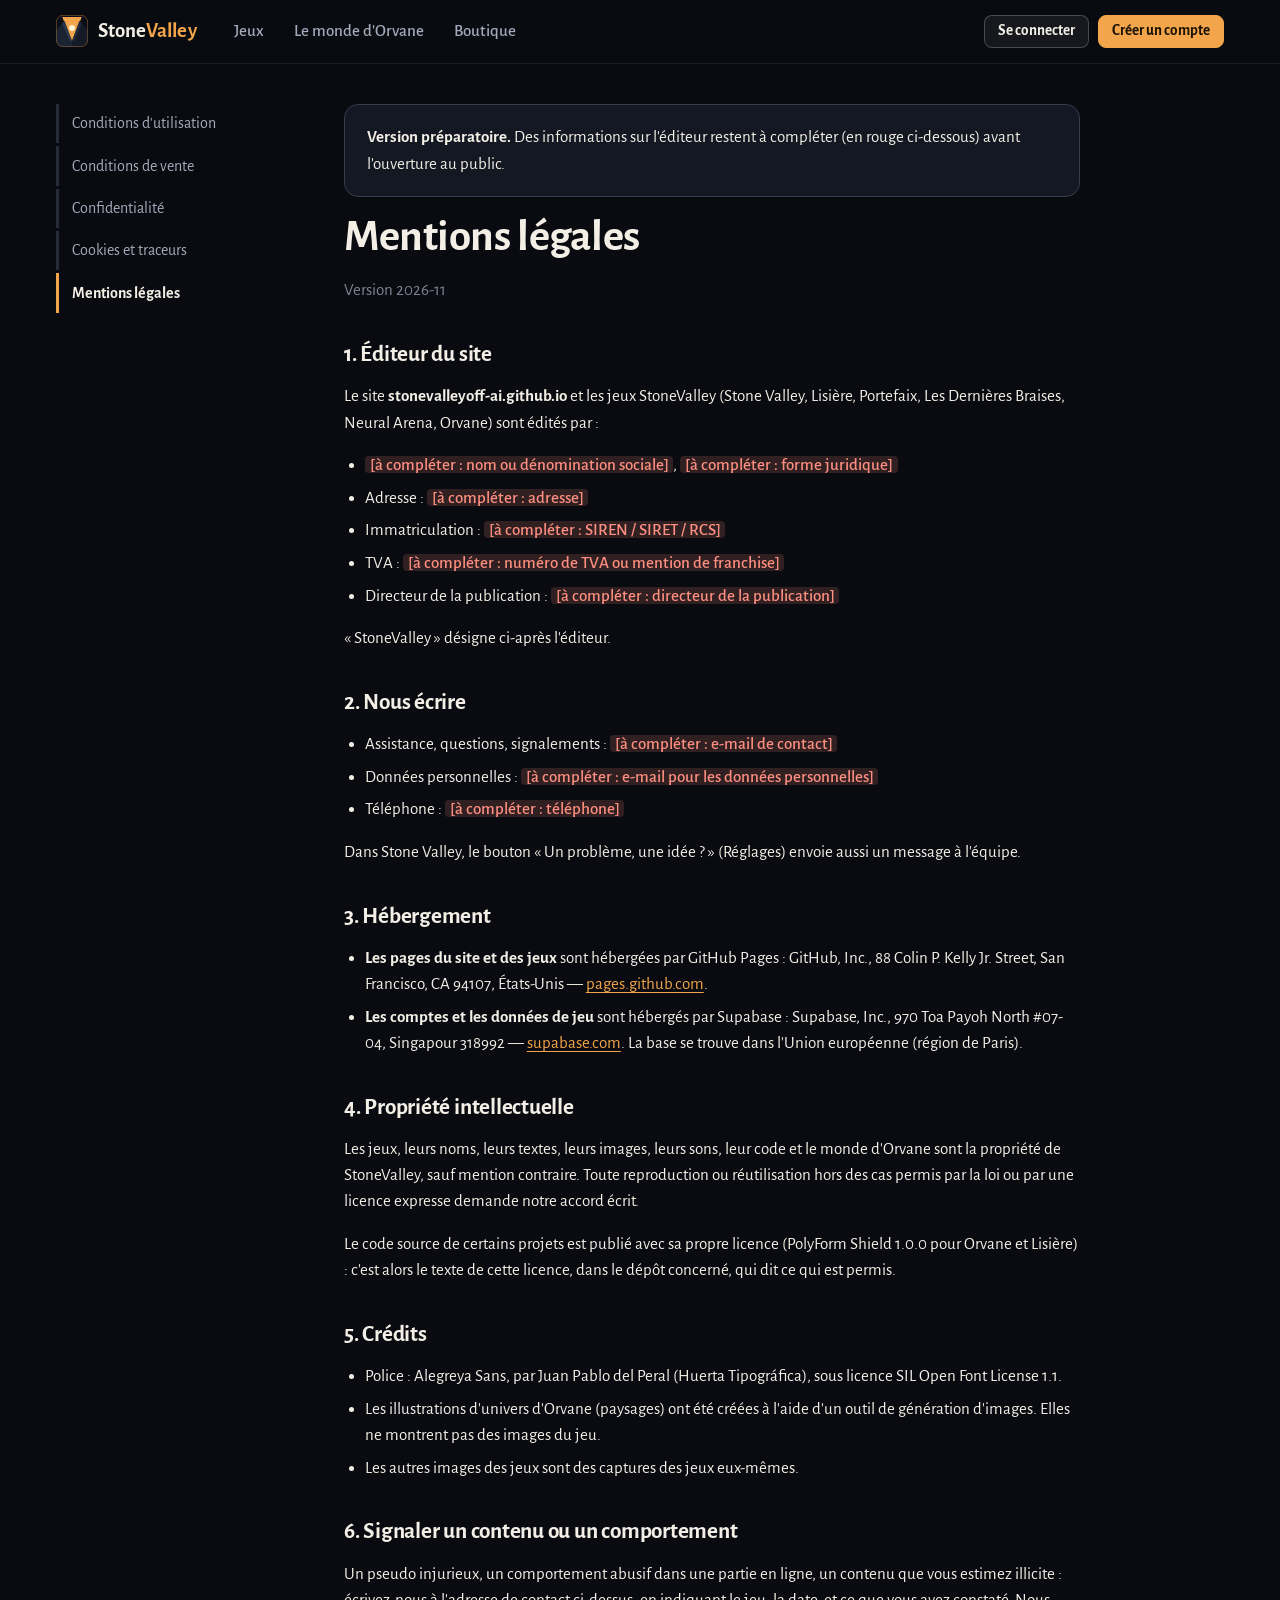
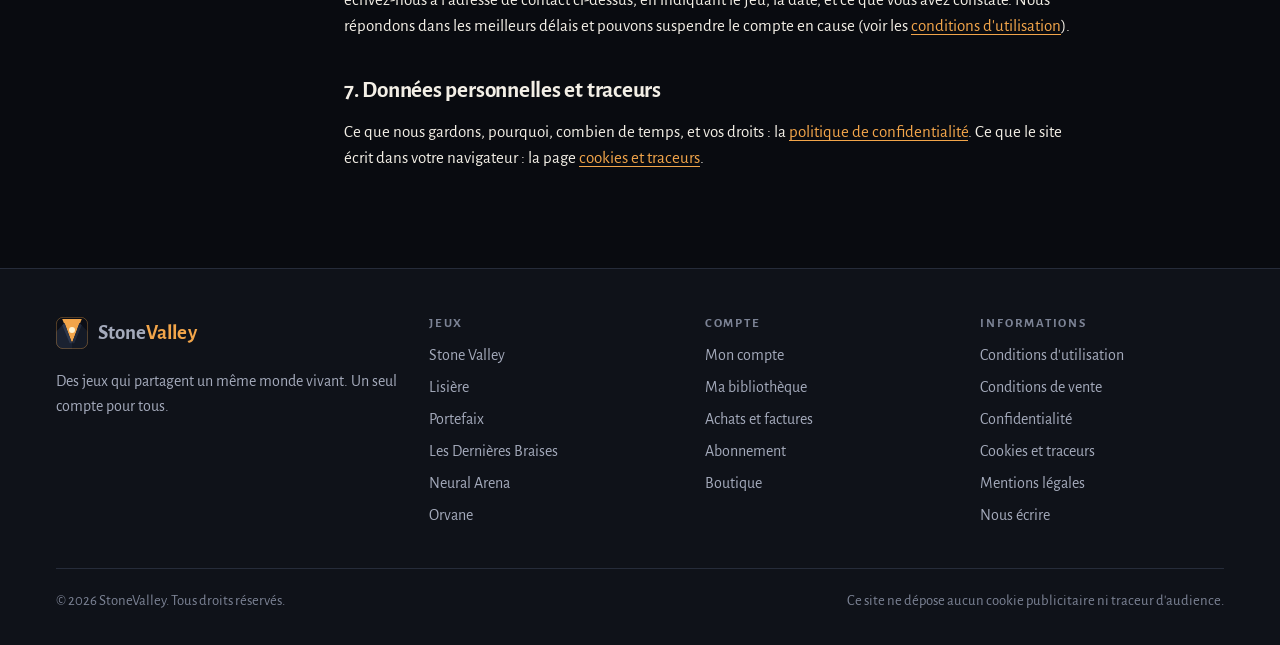
<file: legal/mentions-legales.html>
<!doctype html>
<html lang="fr">
<head>
<meta charset="utf-8">
<meta name="viewport" content="width=device-width, initial-scale=1, viewport-fit=cover">
<title>Mentions légales · StoneValley</title>
<meta name="description" content="L'éditeur du site StoneValley, ses hébergeurs, ses contacts.">
<meta name="theme-color" content="#090b10">
<link rel="icon" href="../images/favicon.svg" type="image/svg+xml">
<link rel="manifest" href="../manifest.webmanifest">
<link rel="apple-touch-icon" href="../images/icones/apple-touch-icon.png">
<meta name="apple-mobile-web-app-capable" content="yes">
<meta name="mobile-web-app-capable" content="yes">
<meta name="apple-mobile-web-app-title" content="StoneValley">
<meta name="apple-mobile-web-app-status-bar-style" content="black-translucent">
<link rel="stylesheet" href="../assets/site.css">
</head>
<body>
<header id="entete"></header>
<main id="contenu">
<div class="cadre legal">
<nav aria-label="Documents légaux"><a href="cgu.html">Conditions d'utilisation</a><a href="cgv.html">Conditions de vente</a><a href="confidentialite.html">Confidentialité</a><a href="cookies.html">Cookies et traceurs</a><a href="mentions-legales.html" aria-current="page">Mentions légales</a></nav>
<article>
<div class="bandeau note" id="preparation" hidden><p><strong>Version préparatoire.</strong> Des informations sur l'éditeur restent à compléter (en rouge ci-dessous) avant l'ouverture au public.</p></div>
<h1>Mentions légales</h1>
<p class="date">Version 2026-11</p>

<h2 id="editeur">1. Éditeur du site</h2>
<p>Le site <strong>stonevalleyoff-ai.github.io</strong> et les jeux StoneValley (Stone Valley, Lisière, Portefaix, Les Dernières Braises, Neural Arena, Orvane) sont édités par :</p>
<ul>
  <li><strong><span data-editeur="nom" data-quoi="nom ou dénomination sociale"></span></strong>, <span data-editeur="forme" data-quoi="forme juridique"></span></li>
  <li>Adresse : <span data-editeur="adresse" data-quoi="adresse"></span></li>
  <li>Immatriculation : <span data-editeur="siren" data-quoi="SIREN / SIRET / RCS"></span></li>
  <li>TVA : <span data-editeur="tva" data-quoi="numéro de TVA ou mention de franchise"></span></li>
  <li>Directeur de la publication : <span data-editeur="directeur" data-quoi="directeur de la publication"></span></li>
</ul>
<p>« StoneValley » désigne ci-après l'éditeur.</p>

<h2 id="contact">2. Nous écrire</h2>
<ul>
  <li>Assistance, questions, signalements : <span data-editeur="contact" data-quoi="e-mail de contact"></span></li>
  <li>Données personnelles : <span data-editeur="donnees" data-quoi="e-mail pour les données personnelles"></span></li>
  <li>Téléphone : <span data-editeur="telephone" data-quoi="téléphone"></span></li>
</ul>
<p>Dans Stone Valley, le bouton « Un problème, une idée ? » (Réglages) envoie aussi un message à l'équipe.</p>

<h2 id="hebergement">3. Hébergement</h2>
<ul>
  <li><strong>Les pages du site et des jeux</strong> sont hébergées par GitHub Pages : GitHub, Inc., 88 Colin P. Kelly Jr. Street, San Francisco, CA 94107, États-Unis — <a href="https://pages.github.com" rel="noopener">pages.github.com</a>.</li>
  <li><strong>Les comptes et les données de jeu</strong> sont hébergés par Supabase : Supabase, Inc., 970 Toa Payoh North #07-04, Singapour 318992 — <a href="https://supabase.com" rel="noopener">supabase.com</a>. La base se trouve dans l'Union européenne (région de Paris).</li>
</ul>

<h2 id="propriete">4. Propriété intellectuelle</h2>
<p>Les jeux, leurs noms, leurs textes, leurs images, leurs sons, leur code et le monde d'Orvane sont la propriété de StoneValley, sauf mention contraire. Toute reproduction ou réutilisation hors des cas permis par la loi ou par une licence expresse demande notre accord écrit.</p>
<p>Le code source de certains projets est publié avec sa propre licence (PolyForm Shield 1.0.0 pour Orvane et Lisière) : c'est alors le texte de cette licence, dans le dépôt concerné, qui dit ce qui est permis.</p>

<h2 id="credits">5. Crédits</h2>
<ul>
  <li>Police : Alegreya Sans, par Juan Pablo del Peral (Huerta Tipográfica), sous licence SIL Open Font License 1.1.</li>
  <li>Les illustrations d'univers d'Orvane (paysages) ont été créées à l'aide d'un outil de génération d'images. Elles ne montrent pas des images du jeu.</li>
  <li>Les autres images des jeux sont des captures des jeux eux-mêmes.</li>
</ul>

<h2 id="signalement">6. Signaler un contenu ou un comportement</h2>
<p>Un pseudo injurieux, un comportement abusif dans une partie en ligne, un contenu que vous estimez illicite : écrivez-nous à l'adresse de contact ci-dessus, en indiquant le jeu, la date, et ce que vous avez constaté. Nous répondons dans les meilleurs délais et pouvons suspendre le compte en cause (voir les <a href="cgu.html#conduite">conditions d'utilisation</a>).</p>

<h2 id="donnees">7. Données personnelles et traceurs</h2>
<p>Ce que nous gardons, pourquoi, combien de temps, et vos droits : la <a href="confidentialite.html">politique de confidentialité</a>. Ce que le site écrit dans votre navigateur : la page <a href="cookies.html">cookies et traceurs</a>.</p>
</article>
</div>
</main>
<footer id="pied"></footer>
<script src="../assets/editeur.js"></script>
<script src="../assets/jeux.js"></script>
<script src="../assets/site.js"></script>
</body>
</html>
</file>
<file: assets/site.css>
/* StoneValley — le portail (assets/site.css)
   Une seule feuille pour toutes les pages : l'en-tête, le pied, la une, les vignettes des jeux, le compte, la boutique, les textes légaux.
   Sombre, comme une salle : les images des jeux sont la lumière. Une couleur d'accent (l'ambre des feux de camp), une police (Alegreya Sans,
   licence OFL, gardée dans assets/polices). */
@font-face { font-family: "Alegreya Sans"; font-weight: 400; font-display: swap; src: url(polices/AlegreyaSans-Regular.woff2) format("woff2"); }
@font-face { font-family: "Alegreya Sans"; font-weight: 500; font-display: swap; src: url(polices/AlegreyaSans-Medium.woff2) format("woff2"); }
@font-face { font-family: "Alegreya Sans"; font-weight: 700; font-display: swap; src: url(polices/AlegreyaSans-Bold.woff2) format("woff2"); }

:root {
  --fond: #090b10; --fond-2: #0f1219; --carte: #141822; --carte-2: #1a1f2b; --trait: #262c3a; --trait-2: #353c4e;
  --encre: #f3efe6; --sourd: #a4aabb; --pale: #7c8395;
  --accent: #f2a54a; --accent-vif: #ffbe6b; --accent-encre: #1c1305;
  --bien: #7ad19a; --mal: #ff8f80; --info: #8cc4e8;
  --texte: "Alegreya Sans", system-ui, -apple-system, "Segoe UI", Roboto, sans-serif;
  --large: 78rem; --gouttiere: clamp(1rem, 4vw, 2.5rem); --rayon: 10px; --entete: 4rem;
  color-scheme: dark;
}
* { box-sizing: border-box; }
html { -webkit-text-size-adjust: 100%; scroll-behavior: smooth; scroll-padding-top: calc(var(--entete) + 1rem); }
body { margin: 0; background: var(--fond); color: var(--encre); font: 400 1.0625rem/1.55 var(--texte); min-height: 100vh; display: flex; flex-direction: column; overflow-x: hidden; }
main { flex: 1; }
h1, h2, h3, h4 { font-weight: 700; line-height: 1.08; margin: 0; text-wrap: balance; letter-spacing: -0.01em; }
h1 { font-size: clamp(2.2rem, 6vw, 3.6rem); }
h2 { font-size: clamp(1.6rem, 3.6vw, 2.3rem); }
h3 { font-size: 1.3rem; }
p { margin: 0; text-wrap: pretty; }
a { color: var(--accent); text-underline-offset: 0.18em; }
a:hover { color: var(--accent-vif); }
img { max-width: 100%; display: block; }
[hidden] { display: none !important; }
:focus-visible { outline: 3px solid var(--accent); outline-offset: 2px; border-radius: 4px; }
.sourd { color: var(--sourd); }
.cadre { width: 100%; max-width: var(--large); margin-inline: auto; padding-left: max(var(--gouttiere), env(safe-area-inset-left, 0px)); padding-right: max(var(--gouttiere), env(safe-area-inset-right, 0px)); }
.surtitre { font-size: 0.8rem; font-weight: 700; letter-spacing: 0.16em; text-transform: uppercase; color: var(--accent); }
.passer { position: absolute; left: -999px; top: 0.5rem; background: var(--accent); color: var(--accent-encre); padding: 0.5rem 0.9rem; border-radius: 6px; z-index: 100; font-weight: 700; }
.passer:focus { left: 0.5rem; }

/* --- les boutons --- */
.bouton, button.bouton { font: inherit; font-weight: 700; cursor: pointer; border-radius: 8px; border: 1px solid var(--accent); padding: 0.7rem 1.3rem; background: var(--accent); color: var(--accent-encre);
  text-decoration: none; display: inline-flex; align-items: center; justify-content: center; gap: 0.5rem; text-align: center; line-height: 1.2; transition: background 0.15s, border-color 0.15s, transform 0.15s, color 0.15s; }
.bouton:hover { background: var(--accent-vif); border-color: var(--accent-vif); color: var(--accent-encre); transform: translateY(-1px); }
.bouton.calme { background: rgba(255, 255, 255, 0.06); border-color: rgba(255, 255, 255, 0.22); color: var(--encre); backdrop-filter: blur(6px); }
.bouton.calme:hover { background: rgba(255, 255, 255, 0.13); border-color: rgba(255, 255, 255, 0.4); color: var(--encre); }
.bouton.danger { background: transparent; border-color: var(--mal); color: var(--mal); }
.bouton.danger:hover { background: var(--mal); color: #2a0b07; }
.bouton.grand { padding: 0.95rem 1.8rem; font-size: 1.15rem; }
.bouton.petit { padding: 0.4rem 0.8rem; font-size: 0.95rem; }
.bouton[disabled] { opacity: 0.55; cursor: progress; transform: none; }
.lien-bouton { font: inherit; background: none; border: 0; padding: 0; color: var(--accent); cursor: pointer; text-decoration: underline; text-underline-offset: 0.18em; }
.lien-bouton:hover { color: var(--accent-vif); }
/* une version nouvelle du portail est en ligne (assets/site.js, la mise à jour) */
.maj-portail { position: fixed; z-index: 60; left: 50%; bottom: max(1rem, env(safe-area-inset-bottom, 0px)); transform: translateX(-50%); display: flex; align-items: center; gap: 0.9rem;
  width: max-content; max-width: calc(100vw - 2rem); padding: 0.65rem 0.75rem 0.65rem 1.1rem; background: var(--carte-2); border: 1px solid var(--trait-2); border-radius: var(--rayon);
  box-shadow: 0 10px 30px rgba(0, 0, 0, 0.45); font-size: 0.98rem; }
.maj-portail span { color: var(--encre); }
@media (max-width: 30rem) { .maj-portail { flex-direction: column; align-items: stretch; text-align: center; gap: 0.6rem; } }

/* --- les étiquettes --- */
.puces { display: flex; flex-wrap: wrap; gap: 0.4rem; list-style: none; margin: 0; padding: 0; }
.puce { font-size: 0.78rem; font-weight: 700; letter-spacing: 0.06em; text-transform: uppercase; padding: 0.22rem 0.6rem; border-radius: 99px; background: rgba(255, 255, 255, 0.09); color: var(--encre); border: 1px solid rgba(255, 255, 255, 0.12); white-space: nowrap; }
.puce.etat { background: var(--accent); color: var(--accent-encre); border-color: transparent; }
.puce.prix { background: rgba(122, 209, 154, 0.14); color: var(--bien); border-color: rgba(122, 209, 154, 0.3); }

/* --- l'en-tête --- */
.entete { position: sticky; top: 0; z-index: 50; height: var(--entete); background: rgba(9, 11, 16, 0.82); backdrop-filter: blur(14px) saturate(1.3); border-bottom: 1px solid rgba(255, 255, 255, 0.07); }
.entete .cadre { height: 100%; display: flex; align-items: center; gap: 1.5rem; }
.marque { display: inline-flex; align-items: center; gap: 0.6rem; color: var(--encre); text-decoration: none; font-weight: 700; font-size: 1.3rem; letter-spacing: 0.01em; white-space: nowrap; }
.marque:hover { color: var(--encre); }
.marque svg { width: 2rem; height: 2rem; flex: none; }
.marque b { color: var(--accent); font-weight: 700; }
.nav { display: flex; gap: 0.3rem; margin-right: auto; }
.nav a { color: var(--sourd); text-decoration: none; font-weight: 500; padding: 0.45rem 0.8rem; border-radius: 6px; }
.nav a:hover, .nav a[aria-current] { color: var(--encre); background: rgba(255, 255, 255, 0.07); }
.entete .qui { display: flex; align-items: center; gap: 0.6rem; margin-left: auto; }
.menu-compte { position: relative; }
.menu-compte > button { font: inherit; font-weight: 500; color: var(--encre); background: rgba(255, 255, 255, 0.06); border: 1px solid rgba(255, 255, 255, 0.14); border-radius: 99px; padding: 0.25rem 0.9rem 0.25rem 0.25rem; display: flex; align-items: center; gap: 0.55rem; cursor: pointer; max-width: 14rem; }
.menu-compte > button span:last-child { overflow: hidden; text-overflow: ellipsis; white-space: nowrap; }
.pastille { width: 2rem; height: 2rem; border-radius: 50%; background: var(--accent); color: var(--accent-encre); font-weight: 700; display: inline-flex; align-items: center; justify-content: center; flex: none; text-transform: uppercase; }
.menu-compte ul { position: absolute; right: 0; top: calc(100% + 0.5rem); min-width: 14rem; list-style: none; margin: 0; padding: 0.4rem; background: var(--carte-2); border: 1px solid var(--trait-2); border-radius: var(--rayon); box-shadow: 0 18px 40px rgba(0, 0, 0, 0.55); }
.menu-compte li a, .menu-compte li button { display: block; width: 100%; text-align: left; font: inherit; color: var(--encre); background: none; border: 0; padding: 0.55rem 0.8rem; border-radius: 6px; text-decoration: none; cursor: pointer; }
.menu-compte li a:hover, .menu-compte li button:hover { background: rgba(255, 255, 255, 0.08); }
.menu-compte li.trait { border-top: 1px solid var(--trait); margin-top: 0.3rem; padding-top: 0.3rem; }
.ouvre-nav { display: none; font: inherit; background: none; border: 1px solid rgba(255, 255, 255, 0.16); color: var(--encre); border-radius: 8px; width: 2.6rem; height: 2.6rem; cursor: pointer; align-items: center; justify-content: center; }
@media (max-width: 52rem) {
  .ouvre-nav { display: inline-flex; order: 3; }
  .nav { display: none; position: absolute; left: 0; right: 0; top: var(--entete); flex-direction: column; background: var(--fond-2); border-bottom: 1px solid var(--trait); padding: 0.6rem var(--gouttiere) 1rem; }
  .nav.ouverte { display: flex; }
  .nav a { padding: 0.8rem 0.6rem; font-size: 1.15rem; }
  .entete .cadre { gap: 0.6rem; }
  .entete .qui .bouton.calme { display: none; }
  .menu-compte > button { padding-right: 0.25rem; }
  .menu-compte > button span:last-child { display: none; }
}

/* --- la une --- */
.une { position: relative; min-height: min(46rem, calc(100svh - var(--entete))); display: flex; align-items: flex-end; isolation: isolate; overflow: hidden; }
.une .fonds { position: absolute; inset: 0; z-index: -2; background: var(--fond-2); }
.une .fonds div { position: absolute; inset: 0; background-size: cover; background-position: center; opacity: 0; transition: opacity 0.9s ease, transform 8s linear; transform: scale(1.06); }
.une .fonds div.vu { opacity: 1; transform: scale(1); }
.une::before { content: ""; position: absolute; inset: 0; z-index: -1; background:
  linear-gradient(90deg, rgba(9, 11, 16, 0.94) 0%, rgba(9, 11, 16, 0.72) 34%, rgba(9, 11, 16, 0.12) 66%, rgba(9, 11, 16, 0.3) 100%),
  linear-gradient(0deg, var(--fond) 0%, rgba(9, 11, 16, 0.5) 22%, rgba(9, 11, 16, 0) 46%); }
.une .cadre { display: grid; grid-template-columns: minmax(0, 1fr); gap: 2rem; padding-block: 5rem 2rem; }
.une .texte { max-width: 36rem; display: flex; flex-direction: column; gap: 1.1rem; min-height: 19rem; justify-content: flex-end; }
.une h1 { font-size: clamp(2.8rem, 8.5vw, 5.4rem); line-height: 0.95; letter-spacing: -0.025em; text-shadow: 0 2px 30px rgba(0, 0, 0, 0.5); }
.une .accroche { font-size: clamp(1.15rem, 2.2vw, 1.4rem); color: #e2ddd0; max-width: 32rem; text-shadow: 0 1px 12px rgba(0, 0, 0, 0.6); }
.une .gestes { display: flex; flex-wrap: wrap; gap: 0.7rem; margin-top: 0.4rem; }
.une .texte > * { animation: monte 0.5s ease both; }
@keyframes monte { from { opacity: 0; transform: translateY(10px); } }
.rail { display: grid; grid-template-columns: repeat(var(--n, 5), minmax(0, 1fr)); gap: 0.7rem; list-style: none; margin: 0; padding: 0; }
.rail button { position: relative; width: 100%; font: inherit; text-align: left; color: var(--encre); cursor: pointer; border: 1px solid rgba(255, 255, 255, 0.12); border-radius: 8px; overflow: hidden; padding: 0; background: var(--carte); aspect-ratio: 16 / 7; display: flex; align-items: flex-end; isolation: isolate; opacity: 0.72; transition: opacity 0.2s, border-color 0.2s, transform 0.2s; }
.rail button:hover { opacity: 1; transform: translateY(-2px); }
.rail button[aria-pressed="true"] { opacity: 1; border-color: var(--accent); }
.rail img { position: absolute; inset: 0; width: 100%; height: 100%; object-fit: cover; z-index: -2; }
.rail button::before { content: ""; position: absolute; inset: 0; z-index: -1; background: linear-gradient(0deg, rgba(9, 11, 16, 0.92), rgba(9, 11, 16, 0.1) 75%); }
.rail span { padding: 0.45rem 0.65rem; font-weight: 700; font-size: 0.98rem; line-height: 1.1; }
.rail i { position: absolute; left: 0; bottom: 0; height: 3px; width: 0; background: var(--accent); }
.rail button[aria-pressed="true"] i.court { animation: file var(--duree, 8s) linear forwards; }
@keyframes file { to { width: 100%; } }
@media (max-width: 46rem) {
  .une::before { background: linear-gradient(0deg, var(--fond) 0%, rgba(9, 11, 16, 0.86) 38%, rgba(9, 11, 16, 0.25) 75%); }
  .une .cadre { padding-top: 12rem; }
  .rail { display: flex; overflow-x: auto; scroll-snap-type: x mandatory; scroll-padding-inline: var(--gouttiere); margin-inline: calc(-1 * var(--gouttiere)); padding-inline: var(--gouttiere); scrollbar-width: none; }
  .rail li { flex: 0 0 9.5rem; scroll-snap-align: start; }
}

/* --- les sections --- */
.section { padding-block: clamp(2.5rem, 7vw, 5rem); }
.section > .cadre { display: flex; flex-direction: column; gap: 1.8rem; }
.tete { display: flex; flex-direction: column; gap: 0.5rem; max-width: 44rem; }
.tete p { font-size: 1.15rem; color: var(--sourd); }

/* --- les vignettes des jeux --- */
.jeux { display: grid; grid-template-columns: repeat(auto-fill, minmax(min(100%, 22rem), 1fr)); gap: 1.4rem; list-style: none; margin: 0; padding: 0; }
.jeux.grandes { grid-template-columns: repeat(auto-fill, minmax(min(100%, 30rem), 1fr)); }
.jeu { position: relative; display: flex; flex-direction: column; height: 100%; background: var(--carte); border: 1px solid var(--trait); border-radius: 14px; overflow: hidden; transition: transform 0.25s ease, border-color 0.25s, box-shadow 0.25s; }
.jeu:hover, .jeu:focus-within { transform: translateY(-5px); border-color: color-mix(in srgb, var(--teinte, var(--accent)) 70%, white 0%); box-shadow: 0 22px 50px -18px color-mix(in srgb, var(--teinte, var(--accent)) 55%, transparent), 0 10px 30px rgba(0, 0, 0, 0.5); }
.jeu .image { position: relative; aspect-ratio: 16 / 9; overflow: hidden; background: linear-gradient(135deg, color-mix(in srgb, var(--teinte, #333) 55%, #0a0c11), #0a0c11 80%); flex: none; }
.jeu .image img { width: 100%; height: 100%; object-fit: cover; transition: transform 0.6s ease; }
.jeu:hover .image img, .jeu:focus-within .image img { transform: scale(1.06); }
.jeu .image::after { content: ""; position: absolute; inset: 0; background: linear-gradient(0deg, var(--carte) 0%, rgba(20, 24, 34, 0.35) 30%, rgba(20, 24, 34, 0) 60%); }
.jeu .image .puces { position: absolute; left: 0.9rem; top: 0.9rem; z-index: 1; }
.jeu .image .puce { background: rgba(9, 11, 16, 0.72); backdrop-filter: blur(4px); }
.jeu .image .puce.etat { background: var(--accent); }
.jeu .corps { position: relative; padding: 0 1.2rem 1.2rem; margin-top: -2.4rem; display: flex; flex-direction: column; gap: 0.55rem; flex: 1; }
.jeu h3 { font-size: 1.75rem; text-shadow: 0 2px 14px rgba(0, 0, 0, 0.7); }
.jeu h3 a { color: var(--encre); text-decoration: none; }
.jeu h3 a::after { content: ""; position: absolute; inset: -100vh 0 0 0; }   /* toute la vignette mène à la fiche */
.jeu .genre { font-size: 0.82rem; font-weight: 700; letter-spacing: 0.1em; text-transform: uppercase; color: var(--teinte-claire, var(--accent)); }
.jeu .corps p { color: var(--sourd); flex: 1; }
.jeu .bas { display: flex; align-items: center; justify-content: space-between; gap: 0.8rem; margin-top: 0.5rem; }
.jeu .bas .bouton { position: relative; z-index: 2; }
.jeu .infos { font-size: 0.92rem; color: var(--pale); }

/* --- la bande du monde, la bande du compte --- */
.bande { position: relative; isolation: isolate; border-radius: 18px; overflow: hidden; border: 1px solid var(--trait); padding: clamp(1.6rem, 5vw, 3.5rem); display: flex; flex-direction: column; gap: 1.1rem; min-height: 22rem; justify-content: flex-end; }
.bande > img { position: absolute; inset: 0; width: 100%; height: 100%; object-fit: cover; z-index: -2; }
.bande::before { content: ""; position: absolute; inset: 0; z-index: -1; background: linear-gradient(90deg, rgba(10, 20, 16, 0.94) 0%, rgba(10, 20, 16, 0.7) 45%, rgba(10, 20, 16, 0.1) 100%); }
.bande > :not(img) { max-width: 34rem; }
@media (max-width: 46rem) { .bande::before { background: linear-gradient(0deg, rgba(10, 20, 16, 0.96) 0%, rgba(10, 20, 16, 0.86) 55%, rgba(10, 20, 16, 0.3) 100%); } .bande { padding-top: 9rem; } }
.bande p { font-size: 1.15rem; color: #dcd9cc; }
.atouts { display: grid; grid-template-columns: repeat(auto-fit, minmax(min(100%, 15rem), 1fr)); gap: 1.2rem; list-style: none; margin: 0; padding: 0; }
.atouts li { background: var(--carte); border: 1px solid var(--trait); border-radius: 14px; padding: 1.4rem; display: flex; flex-direction: column; gap: 0.5rem; }
.atouts svg { width: 2rem; height: 2rem; color: var(--accent); }
.atouts p { color: var(--sourd); }

/* --- la fiche d'un jeu --- */
.fiche-une { position: relative; isolation: isolate; min-height: min(36rem, 72svh); display: flex; align-items: flex-end; overflow: hidden; }
.fiche-une > img { position: absolute; inset: 0; width: 100%; height: 100%; object-fit: cover; z-index: -2; }
.fiche-une::before { content: ""; position: absolute; inset: 0; z-index: -1; background: linear-gradient(0deg, var(--fond) 0%, rgba(9, 11, 16, 0.7) 30%, rgba(9, 11, 16, 0.15) 70%), linear-gradient(90deg, rgba(9, 11, 16, 0.7), rgba(9, 11, 16, 0) 60%); }
.fiche-une .cadre { padding-block: 6rem 2.2rem; display: flex; flex-direction: column; gap: 1rem; }
.fiche-une h1 { font-size: clamp(2.6rem, 8vw, 5rem); line-height: 0.95; letter-spacing: -0.025em; }
.fiche-une .accroche { font-size: clamp(1.15rem, 2.2vw, 1.4rem); color: #e2ddd0; max-width: 36rem; }
.fiche { display: grid; grid-template-columns: minmax(0, 1fr) 21rem; gap: 2.5rem; align-items: start; }
@media (max-width: 58rem) { .fiche { grid-template-columns: minmax(0, 1fr); } }
.fiche .recit { display: flex; flex-direction: column; gap: 1.1rem; font-size: 1.15rem; }
.fiche .recit h2 { margin-top: 1rem; }
.fiche .forts { list-style: none; margin: 0; padding: 0; display: grid; gap: 0.7rem; }
.fiche .forts li { padding-left: 1.7rem; position: relative; }
.fiche .forts li::before { content: ""; position: absolute; left: 0; top: 0.5em; width: 0.7rem; height: 0.7rem; border-radius: 2px; background: var(--teinte-claire, var(--accent)); transform: rotate(45deg); }
.captures { display: grid; grid-template-columns: repeat(auto-fit, minmax(min(100%, 16rem), 1fr)); gap: 0.8rem; list-style: none; margin: 0; padding: 0; }
.captures button { padding: 0; border: 1px solid var(--trait); border-radius: 10px; overflow: hidden; cursor: zoom-in; background: var(--carte); display: block; width: 100%; }
.captures img { aspect-ratio: 16 / 9; object-fit: cover; width: 100%; transition: transform 0.4s; }
.captures button:hover img { transform: scale(1.04); }
.encart { background: var(--carte); border: 1px solid var(--trait); border-radius: 14px; padding: 1.3rem; display: flex; flex-direction: column; gap: 1rem; position: sticky; top: calc(var(--entete) + 1rem); }
.encart dl { margin: 0; display: grid; grid-template-columns: auto 1fr; gap: 0.5rem 1rem; font-size: 1rem; }
.encart dt { color: var(--pale); }
.encart dd { margin: 0; text-align: right; }
.encart .bouton { width: 100%; }
dialog.visionneuse { border: 0; padding: 0; background: transparent; max-width: min(96vw, 100rem); }
dialog.visionneuse::backdrop { background: rgba(0, 0, 0, 0.88); }
dialog.visionneuse img { max-height: 90vh; border-radius: 8px; }

/* --- les formulaires, les cartes --- */
.carte { background: var(--carte); border: 1px solid var(--trait); border-radius: 14px; padding: clamp(1.1rem, 3vw, 1.7rem); display: flex; flex-direction: column; gap: 1rem; min-width: 0; }
.carte > h2 { font-size: 1.5rem; }
.carte > h3 { font-size: 1.2rem; }
form { display: flex; flex-direction: column; gap: 0.9rem; }
label { display: flex; flex-direction: column; gap: 0.3rem; font-size: 0.98rem; color: var(--sourd); font-weight: 500; }
input[type="text"], input[type="email"], input[type="password"] { font: inherit; color: var(--encre); background: var(--fond); border: 1px solid var(--trait-2); border-radius: 8px; padding: 0.7rem 0.85rem; width: 100%; }
input:focus-visible { outline: 2px solid var(--accent); outline-offset: 0; border-color: var(--accent); }
label.case { flex-direction: row; align-items: flex-start; gap: 0.65rem; color: var(--encre); font-weight: 400; line-height: 1.4; }
label.case input { width: 1.2rem; height: 1.2rem; margin-top: 0.15rem; flex: none; accent-color: var(--accent); }
.avis { min-height: 1.5em; font-weight: 500; }
.avis.bien { color: var(--bien); }
.avis.mal { color: var(--mal); }
.aide { font-size: 0.92rem; color: var(--pale); }
.bandeau { border: 2px solid var(--accent); background: color-mix(in srgb, var(--accent) 9%, var(--carte)); border-radius: 14px; padding: 1.2rem 1.4rem; display: flex; flex-direction: column; gap: 0.7rem; }
.bandeau.note { border: 1px solid var(--trait-2); background: var(--carte); }

/* --- la porte du compte (connexion, inscription) --- */
.porte { display: grid; grid-template-columns: minmax(0, 1fr) minmax(0, 27rem); gap: clamp(1.5rem, 5vw, 4rem); align-items: center; padding-block: clamp(2rem, 6vw, 4.5rem); }
@media (max-width: 54rem) { .porte { grid-template-columns: minmax(0, 1fr); } .porte .vante { order: 2; } }
.porte .vante { display: flex; flex-direction: column; gap: 1.2rem; }
.porte .vante ul { list-style: none; margin: 0; padding: 0; display: grid; gap: 0.7rem; color: var(--sourd); font-size: 1.1rem; }
.porte .vante li { padding-left: 1.8rem; position: relative; }
.porte .vante li::before { content: "✓"; position: absolute; left: 0; color: var(--accent); font-weight: 700; }
.onglets { display: flex; gap: 0.3rem; background: var(--fond); border-radius: 10px; padding: 0.3rem; }
.onglets button { flex: 1; font: inherit; font-weight: 700; color: var(--sourd); background: none; border: 0; border-radius: 7px; padding: 0.6rem 0.5rem; cursor: pointer; }
.onglets button[aria-selected="true"] { background: var(--carte-2); color: var(--encre); box-shadow: 0 1px 0 rgba(255, 255, 255, 0.06) inset; }

/* --- l'espace du compte --- */
.espace { display: grid; grid-template-columns: 15rem minmax(0, 1fr); gap: 2rem; align-items: start; padding-block: 2rem 4rem; }
.espace .cote { position: sticky; top: calc(var(--entete) + 1rem); display: flex; flex-direction: column; gap: 1rem; }
.espace .moi { display: flex; align-items: center; gap: 0.8rem; min-width: 0; }
.espace .moi .pastille { width: 3rem; height: 3rem; font-size: 1.3rem; }
.espace .moi div { min-width: 0; }
.espace .moi strong, .espace .moi div span { display: block; overflow: hidden; text-overflow: ellipsis; white-space: nowrap; }
.espace .moi div span { color: var(--pale); font-size: 0.92rem; }
.menu-espace { display: flex; flex-direction: column; gap: 0.15rem; }
.menu-espace button { font: inherit; font-weight: 500; text-align: left; color: var(--sourd); background: none; border: 0; border-left: 3px solid transparent; padding: 0.6rem 0.9rem; border-radius: 0 8px 8px 0; cursor: pointer; display: flex; align-items: center; gap: 0.6rem; white-space: nowrap; }
.menu-espace button:hover { color: var(--encre); background: rgba(255, 255, 255, 0.05); }
.menu-espace button[aria-selected="true"] { color: var(--encre); background: rgba(255, 255, 255, 0.07); border-left-color: var(--accent); }
.menu-espace svg { width: 1.2rem; height: 1.2rem; flex: none; }
.panneau { display: flex; flex-direction: column; gap: 1.3rem; min-width: 0; }
.panneau > h1 { font-size: clamp(1.8rem, 4vw, 2.4rem); }
.panneau form { max-width: 28rem; }
@media (max-width: 52rem) {
  .espace { grid-template-columns: minmax(0, 1fr); gap: 1.2rem; padding-top: 1.2rem; }
  .espace .cote { position: static; }
  .menu-espace { flex-direction: row; overflow-x: auto; scrollbar-width: none; margin-inline: calc(-1 * var(--gouttiere)); padding-inline: var(--gouttiere); border-bottom: 1px solid var(--trait); }
  .menu-espace button { border-left: 0; border-bottom: 3px solid transparent; border-radius: 8px 8px 0 0; }
  .menu-espace button[aria-selected="true"] { border-bottom-color: var(--accent); }
}
.liste { list-style: none; margin: 0; padding: 0; display: flex; flex-direction: column; }
.liste > li { display: flex; align-items: center; gap: 1rem; padding: 0.9rem 0; border-top: 1px solid var(--trait); flex-wrap: wrap; }
.liste > li:first-child { border-top: 0; padding-top: 0; }
.liste .vignette { width: 6.5rem; aspect-ratio: 16 / 9; object-fit: cover; border-radius: 6px; background: var(--fond); flex: none; }
.liste .quoi { flex: 1; min-width: 10rem; }
.liste .quoi strong { display: block; font-size: 1.1rem; }
.liste .quoi span { color: var(--pale); font-size: 0.95rem; }
.liste .combien { font-weight: 700; white-space: nowrap; }
/* où l'on en est dans un jeu (la partie en cours, le record) : sous son nom, un trait de sa couleur */
.avancee { margin: 0.45rem 0 0; padding-left: 0.7rem; border-left: 3px solid var(--teinte, var(--trait)); font-size: 0.95rem; line-height: 1.45; }
.encart .avancee { margin: 0; }
.encart .avancee strong { display: block; margin-bottom: 0.2rem; }
.vide { color: var(--pale); border: 1px dashed var(--trait-2); border-radius: 10px; padding: 1.4rem; text-align: center; }

/* --- la boutique --- */
.offres { display: grid; grid-template-columns: repeat(auto-fill, minmax(min(100%, 17rem), 1fr)); gap: 1.2rem; list-style: none; margin: 0; padding: 0; }
.offre { background: var(--carte); border: 1px solid var(--trait); border-radius: 14px; overflow: hidden; display: flex; flex-direction: column; height: 100%; }
.offre.forte { border-color: var(--accent); box-shadow: 0 18px 50px -24px var(--accent); }
.offre img { aspect-ratio: 16 / 9; object-fit: cover; width: 100%; }
.offre .corps { padding: 1.2rem; display: flex; flex-direction: column; gap: 0.6rem; flex: 1; }
.offre .corps p { color: var(--sourd); flex: 1; }
.offre .prix { font-size: 1.9rem; font-weight: 700; line-height: 1; }
.offre .prix small { font-size: 1rem; font-weight: 500; color: var(--sourd); }
dialog.caisse { border: 1px solid var(--trait-2); border-radius: 16px; background: var(--carte); color: var(--encre); padding: 1.6rem; width: min(94vw, 32rem); }
dialog.caisse::backdrop { background: rgba(0, 0, 0, 0.75); backdrop-filter: blur(3px); }
dialog.caisse form, dialog.caisse { gap: 1rem; }
dialog.caisse .ligne { display: flex; justify-content: space-between; gap: 1rem; padding: 0.8rem 0; border-block: 1px solid var(--trait); font-size: 1.15rem; }
dialog.caisse .gestes { display: flex; gap: 0.7rem; justify-content: flex-end; flex-wrap: wrap; }

/* --- les textes légaux --- */
.legal { display: grid; grid-template-columns: 15rem minmax(0, 46rem); gap: 3rem; padding-block: 2.5rem 4rem; align-items: start; }
.legal nav { position: sticky; top: calc(var(--entete) + 1rem); display: flex; flex-direction: column; gap: 0.2rem; font-size: 1rem; }
.legal nav a { color: var(--sourd); text-decoration: none; padding: 0.45rem 0.8rem; border-left: 3px solid var(--trait); }
.legal nav a:hover { color: var(--encre); }
.legal nav a[aria-current] { color: var(--encre); border-left-color: var(--accent); font-weight: 700; }
.legal article { display: flex; flex-direction: column; gap: 1rem; }
.legal article h1 { font-size: clamp(2rem, 5vw, 2.8rem); }
.legal article h2 { font-size: 1.45rem; margin-top: 1.4rem; scroll-margin-top: calc(var(--entete) + 1rem); }
.legal article h3 { font-size: 1.15rem; margin-top: 0.6rem; }
.legal article ul, .legal article ol { margin: 0; padding-left: 1.3rem; display: grid; gap: 0.4rem; }
.legal article .date { color: var(--pale); }
.legal table { border-collapse: collapse; width: 100%; font-size: 0.98rem; }
.legal .defile { overflow-x: auto; }
.legal th, .legal td { text-align: left; vertical-align: top; padding: 0.6rem 0.7rem; border: 1px solid var(--trait); }
.legal th { background: var(--carte); }
.a-completer { background: rgba(255, 143, 128, 0.16); color: var(--mal); border-radius: 4px; padding: 0 0.3rem; font-weight: 500; }
@media (max-width: 54rem) { .legal { grid-template-columns: minmax(0, 1fr); gap: 1.2rem; } .legal nav { position: static; flex-direction: row; flex-wrap: wrap; } .legal nav a { border-left: 0; border-bottom: 3px solid var(--trait); padding: 0.3rem 0.5rem; } .legal nav a[aria-current] { border-bottom-color: var(--accent); } }
@media print { .entete, .pied, .legal nav, .passer { display: none !important; } body { background: #fff; color: #000; } .legal { display: block; } .sourd, .legal article .date { color: #333; } a { color: #000; } }

/* --- le pied --- */
.pied { border-top: 1px solid var(--trait); background: var(--fond-2); padding-block: 3rem 2rem; margin-top: 2rem; font-size: 1rem; }
.pied .colonnes { display: grid; grid-template-columns: 1.4fr repeat(3, 1fr); gap: 2rem; }
@media (max-width: 46rem) { .pied .colonnes { grid-template-columns: 1fr 1fr; } .pied .colonnes > :first-child { grid-column: 1 / -1; } }
.pied h2 { font-size: 0.8rem; letter-spacing: 0.14em; text-transform: uppercase; color: var(--pale); margin-bottom: 0.8rem; }
.pied ul { list-style: none; margin: 0; padding: 0; display: grid; gap: 0.45rem; }
.pied a { color: var(--sourd); text-decoration: none; }
.pied a:hover { color: var(--encre); text-decoration: underline; }
.pied .fin { margin-top: 2.5rem; padding-top: 1.3rem; border-top: 1px solid var(--trait); color: var(--pale); font-size: 0.92rem; display: flex; flex-wrap: wrap; gap: 0.5rem 1.5rem; justify-content: space-between; }

@media (prefers-reduced-motion: reduce) {
  html { scroll-behavior: auto; }
  *, *::before, *::after { animation: none !important; transition: none !important; }
  .une .fonds div { transform: none; }
}
</file>
